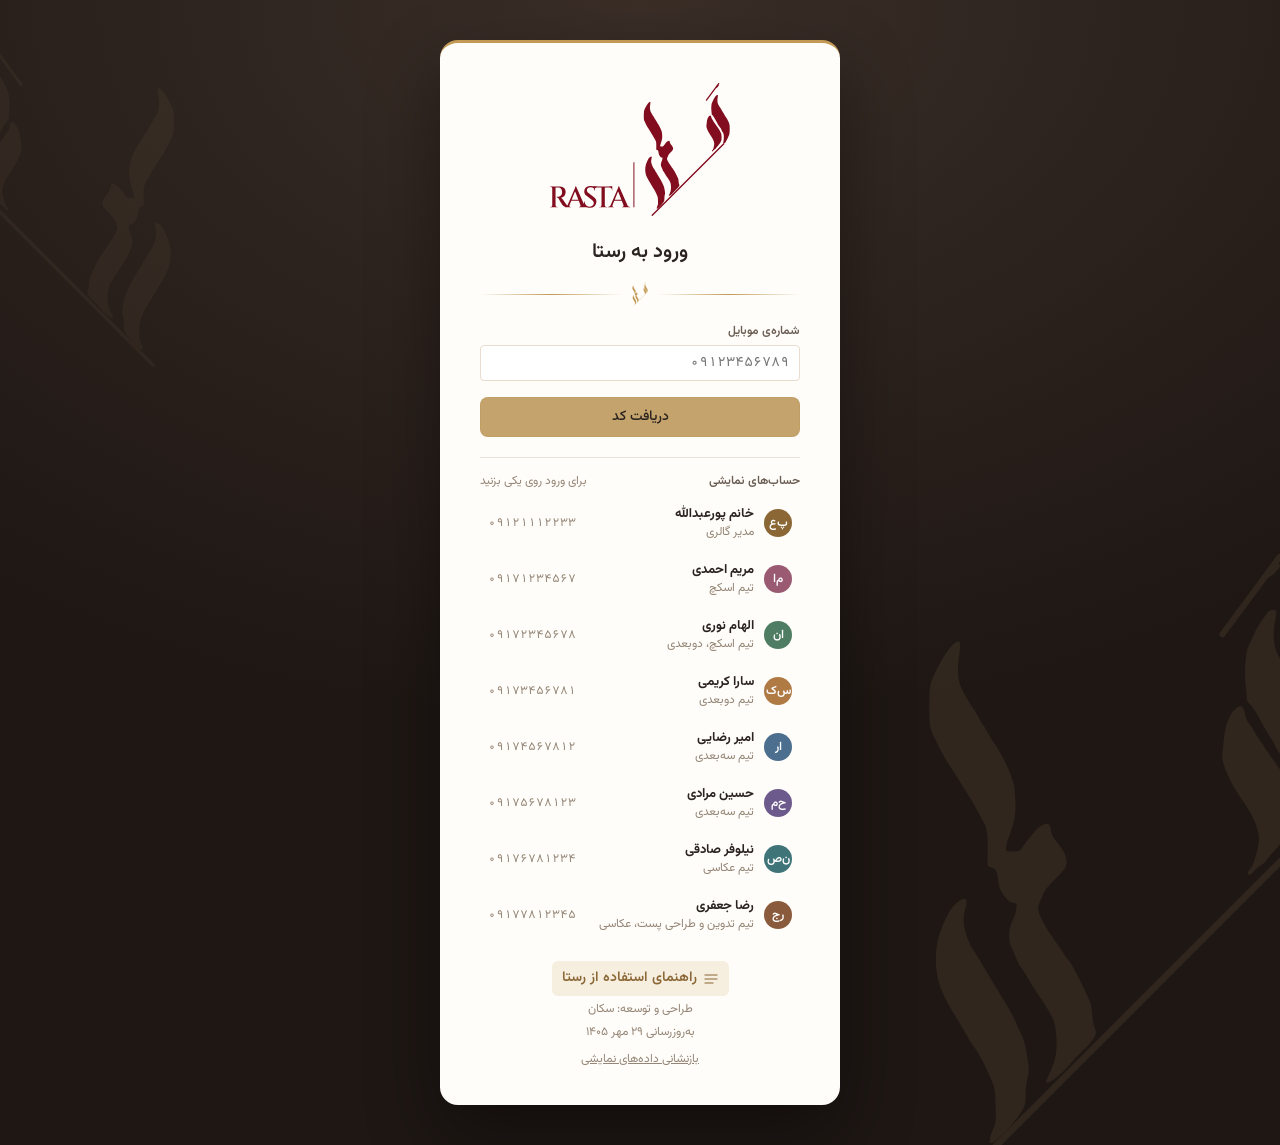
<file: index.html>
<!doctype html>
<html lang="fa" dir="rtl">
<head>
<meta charset="utf-8">
<meta name="viewport" content="width=device-width, initial-scale=1, viewport-fit=cover">
<title>رستا — مدیریت کارهای گالری</title>
<meta name="description" content="رستا — سامانه‌ی مدیریت کارهای گالری طلای رستا (نسخه‌ی نمایشی)">
<meta name="theme-color" content="#FBF8F4">
<link rel="manifest" href="manifest.webmanifest">
<link rel="icon" type="image/png" sizes="32x32" href="assets/img/favicon-32.png">
<link rel="apple-touch-icon" href="assets/img/apple-touch-icon.png">
<meta name="apple-mobile-web-app-capable" content="yes">
<meta name="mobile-web-app-capable" content="yes">
<meta name="apple-mobile-web-app-title" content="رستا">
<meta name="apple-mobile-web-app-status-bar-style" content="default">
<link rel="preload" href="assets/fonts/Vazirmatn-Variable.woff2" as="font" type="font/woff2" crossorigin>
<link rel="stylesheet" href="assets/app.css?v=5b0f1a40">
</head>
<body>
<svg class="sprite" aria-hidden="true">
<symbol id="i-home" viewBox="0 0 24 24"><path d="M15 21v-8a1 1 0 0 0-1-1h-4a1 1 0 0 0-1 1v8"></path><path d="M3 10a2 2 0 0 1 .71-1.53l7-6a2 2 0 0 1 2.58 0l7 6A2 2 0 0 1 21 10v9a2 2 0 0 1-2 2H5a2 2 0 0 1-2-2z"></path></symbol>
<symbol id="i-board" viewBox="0 0 24 24"><rect x="3" y="3" width="18" height="18" rx="2"></rect><path d="M8 7v7M12 7v4M16 7v9"></path></symbol>
<symbol id="i-review" viewBox="0 0 24 24"><rect x="8" y="2" width="8" height="4" rx="1"></rect><path d="M16 4h2a2 2 0 0 1 2 2v14a2 2 0 0 1-2 2H6a2 2 0 0 1-2-2V6a2 2 0 0 1 2-2h2"></path><path d="m9 14 2 2 4-4"></path></symbol>
<symbol id="i-plus" viewBox="0 0 24 24"><path d="M5 12h14M12 5v14"></path></symbol>
<symbol id="i-archive" viewBox="0 0 24 24"><rect x="2" y="3" width="20" height="5" rx="1"></rect><path d="M4 8v11a2 2 0 0 0 2 2h12a2 2 0 0 0 2-2V8M10 12h4"></path></symbol>
<symbol id="i-users" viewBox="0 0 24 24"><path d="M16 21v-2a4 4 0 0 0-4-4H6a4 4 0 0 0-4 4v2"></path><circle cx="9" cy="7" r="4"></circle><path d="M22 21v-2a4 4 0 0 0-3-3.87M16 3.13a4 4 0 0 1 0 7.75"></path></symbol>
<symbol id="i-user" viewBox="0 0 24 24"><path d="M19 21v-2a4 4 0 0 0-4-4H9a4 4 0 0 0-4 4v2"></path><circle cx="12" cy="7" r="4"></circle></symbol>
<symbol id="i-user-plus" viewBox="0 0 24 24"><path d="M16 21v-2a4 4 0 0 0-4-4H6a4 4 0 0 0-4 4v2"></path><circle cx="9" cy="7" r="4"></circle><path d="M19 8v6M22 11h-6"></path></symbol>
<symbol id="i-chart" viewBox="0 0 24 24"><path d="M3 3v16a2 2 0 0 0 2 2h16M18 17V9M13 17V5M8 17v-3"></path></symbol>
<symbol id="i-settings" viewBox="0 0 24 24"><path d="M12.22 2h-.44a2 2 0 0 0-2 2v.18a2 2 0 0 1-1 1.73l-.43.25a2 2 0 0 1-2 0l-.15-.08a2 2 0 0 0-2.73.73l-.22.38a2 2 0 0 0 .73 2.73l.15.1a2 2 0 0 1 1 1.72v.51a2 2 0 0 1-1 1.74l-.15.09a2 2 0 0 0-.73 2.73l.22.38a2 2 0 0 0 2.73.73l.15-.08a2 2 0 0 1 2 0l.43.25a2 2 0 0 1 1 1.73V20a2 2 0 0 0 2 2h.44a2 2 0 0 0 2-2v-.18a2 2 0 0 1 1-1.73l.43-.25a2 2 0 0 1 2 0l.15.08a2 2 0 0 0 2.73-.73l.22-.39a2 2 0 0 0-.73-2.73l-.15-.08a2 2 0 0 1-1-1.74v-.5a2 2 0 0 1 1-1.74l.15-.09a2 2 0 0 0 .73-2.73l-.22-.38a2 2 0 0 0-2.73-.73l-.15.08a2 2 0 0 1-2 0l-.43-.25a2 2 0 0 1-1-1.73V4a2 2 0 0 0-2-2z"></path><circle cx="12" cy="12" r="3"></circle></symbol>
<symbol id="i-search" viewBox="0 0 24 24"><circle cx="11" cy="11" r="8"></circle><path d="m21 21-4.3-4.3"></path></symbol>
<symbol id="i-bell" viewBox="0 0 24 24"><path d="M6 8a6 6 0 0 1 12 0c0 7 3 9 3 9H3s3-2 3-9M10.3 21a1.94 1.94 0 0 0 3.4 0"></path></symbol>
<symbol id="i-lock" viewBox="0 0 24 24"><rect x="3" y="11" width="18" height="11" rx="2"></rect><path d="M7 11V7a5 5 0 0 1 10 0v4"></path></symbol>
<symbol id="i-phone" viewBox="0 0 24 24"><path d="M22 16.92v3a2 2 0 0 1-2.18 2 19.79 19.79 0 0 1-8.63-3.07 19.5 19.5 0 0 1-6-6 19.79 19.79 0 0 1-3.07-8.67A2 2 0 0 1 4.11 2h3a2 2 0 0 1 2 1.72c.13.96.36 1.9.7 2.81a2 2 0 0 1-.45 2.11L8.09 9.91a16 16 0 0 0 6 6l1.27-1.27a2 2 0 0 1 2.11-.45c.91.34 1.85.57 2.81.7A2 2 0 0 1 22 16.92z"></path></symbol>
<symbol id="i-store" viewBox="0 0 24 24"><path d="M3 9 4.5 4h15L21 9M3 9h18M5 9v11h14V9M10 20v-5h4v5"></path></symbol>
<symbol id="i-wa" viewBox="0 0 24 24"><path d="M7.9 20A9 9 0 1 0 4 16.1L2 22Z"></path></symbol>
<symbol id="i-tg" viewBox="0 0 24 24"><path d="m22 2-7 20-4-9-9-4Z"></path><path d="M22 2 11 13"></path></symbol>
<symbol id="i-bale" viewBox="0 0 24 24"><path d="M21 15a2 2 0 0 1-2 2H7l-4 4V5a2 2 0 0 1 2-2h14a2 2 0 0 1 2 2z"></path></symbol>
<symbol id="i-rub" viewBox="0 0 24 24"><path d="M14 9a2 2 0 0 1-2 2H6l-4 4V4a2 2 0 0 1 2-2h8a2 2 0 0 1 2 2z"></path><path d="M18 9h2a2 2 0 0 1 2 2v11l-4-4h-6a2 2 0 0 1-2-2v-1"></path></symbol>
<symbol id="i-globe" viewBox="0 0 24 24"><circle cx="12" cy="12" r="10"></circle><path d="M12 2a14.5 14.5 0 0 0 0 20 14.5 14.5 0 0 0 0-20M2 12h20"></path></symbol>
<symbol id="i-link" viewBox="0 0 24 24"><path d="M10 13a5 5 0 0 0 7.54.54l3-3a5 5 0 0 0-7.07-7.07l-1.72 1.71"></path><path d="M14 11a5 5 0 0 0-7.54-.54l-3 3a5 5 0 0 0 7.07 7.07l1.71-1.71"></path></symbol>
<symbol id="i-download" viewBox="0 0 24 24"><path d="M21 15v4a2 2 0 0 1-2 2H5a2 2 0 0 1-2-2v-4M7 10l5 5 5-5M12 15V3"></path></symbol>
<symbol id="i-upload" viewBox="0 0 24 24"><path d="M21 15v4a2 2 0 0 1-2 2H5a2 2 0 0 1-2-2v-4M17 8l-5-5-5 5M12 3v12"></path></symbol>
<symbol id="i-camera" viewBox="0 0 24 24"><path d="M14.5 4h-5L7 7H4a2 2 0 0 0-2 2v9a2 2 0 0 0 2 2h16a2 2 0 0 0 2-2V9a2 2 0 0 0-2-2h-3l-2.5-3z"></path><circle cx="12" cy="13" r="3"></circle></symbol>
<symbol id="i-image" viewBox="0 0 24 24"><rect x="3" y="3" width="18" height="18" rx="2"></rect><circle cx="9" cy="9" r="2"></circle><path d="m21 15-3.09-3.09a2 2 0 0 0-2.82 0L6 21"></path></symbol>
<symbol id="i-clip" viewBox="0 0 24 24"><path d="m21.44 11.05-9.19 9.19a6 6 0 0 1-8.49-8.49l8.57-8.57A4 4 0 1 1 18 8.84l-8.59 8.57a2 2 0 0 1-2.83-2.83l8.49-8.48"></path></symbol>
<symbol id="i-mic" viewBox="0 0 24 24"><path d="M12 2a3 3 0 0 0-3 3v7a3 3 0 0 0 6 0V5a3 3 0 0 0-3-3Z"></path><path d="M19 10v2a7 7 0 0 1-14 0v-2M12 19v3"></path></symbol>
<symbol id="i-play" viewBox="0 0 24 24"><path d="M7 4.5v15l12-7.5z"></path></symbol>
<symbol id="i-pause" viewBox="0 0 24 24"><rect x="6" y="4.5" width="4" height="15" rx="1"></rect><rect x="14" y="4.5" width="4" height="15" rx="1"></rect></symbol>
<symbol id="i-pause-c" viewBox="0 0 24 24"><circle cx="12" cy="12" r="10"></circle><path d="M10 15V9M14 15V9"></path></symbol>
<symbol id="i-check" viewBox="0 0 24 24"><path d="M20 6 9 17l-5-5"></path></symbol>
<symbol id="i-check-c" viewBox="0 0 24 24"><circle cx="12" cy="12" r="10"></circle><path d="m9 12 2 2 4-4"></path></symbol>
<symbol id="i-check-sq" viewBox="0 0 24 24"><rect x="3" y="3" width="18" height="18" rx="2"></rect><path d="m9 12 2 2 4-4"></path></symbol>
<symbol id="i-x" viewBox="0 0 24 24"><path d="M18 6 6 18M6 6l12 12"></path></symbol>
<symbol id="i-alert" viewBox="0 0 24 24"><path d="m21.73 18-8-14a2 2 0 0 0-3.48 0l-8 14A2 2 0 0 0 4 21h16a2 2 0 0 0 1.73-3"></path><path d="M12 9v4M12 17h.01"></path></symbol>
<symbol id="i-clock" viewBox="0 0 24 24"><circle cx="12" cy="12" r="10"></circle><path d="M12 6v6l4 2"></path></symbol>
<symbol id="i-cal" viewBox="0 0 24 24"><rect x="3" y="4" width="18" height="18" rx="2"></rect><path d="M16 2v4M8 2v4M3 10h18"></path></symbol>
<symbol id="i-zap" viewBox="0 0 24 24"><path d="M13 2 3 14h9l-1 8 10-12h-9l1-8z"></path></symbol>
<symbol id="i-more" viewBox="0 0 24 24"><circle cx="12" cy="12" r="1"></circle><circle cx="19" cy="12" r="1"></circle><circle cx="5" cy="12" r="1"></circle></symbol>
<symbol id="i-pen-sm" viewBox="0 0 24 24"><path d="M17 3a2.85 2.83 0 1 1 4 4L7.5 20.5 2 22l1.5-5.5Z"></path></symbol>
<symbol id="i-arrow-r" viewBox="0 0 24 24"><path d="M5 12h14M12 5l7 7-7 7"></path></symbol>
<symbol id="i-arrow-l" viewBox="0 0 24 24"><path d="M19 12H5M12 19l-7-7 7-7"></path></symbol>
<symbol id="i-chev-l" viewBox="0 0 24 24"><path d="m15 18-6-6 6-6"></path></symbol>
<symbol id="i-chev-r" viewBox="0 0 24 24"><path d="m9 18 6-6-6-6"></path></symbol>
<symbol id="i-chev-d" viewBox="0 0 24 24"><path d="m6 9 6 6 6-6"></path></symbol>
<symbol id="i-chev-u" viewBox="0 0 24 24"><path d="m18 15-6-6-6 6"></path></symbol>
<symbol id="i-move" viewBox="0 0 24 24"><path d="M8 3 4 7l4 4M4 7h16M16 21l4-4-4-4M20 17H4"></path></symbol>
<symbol id="i-undo" viewBox="0 0 24 24"><path d="M3 12a9 9 0 1 0 9-9 9.75 9.75 0 0 0-6.74 2.74L3 8"></path><path d="M3 3v5h5"></path></symbol>
<symbol id="i-return" viewBox="0 0 24 24"><path d="M9 14 4 9l5-5"></path><path d="M4 9h10.5a5.5 5.5 0 0 1 0 11H11"></path></symbol>
<symbol id="i-trash" viewBox="0 0 24 24"><path d="M3 6h18M19 6v14c0 1-1 2-2 2H7c-1 0-2-1-2-2V6M8 6V4c0-1 1-2 2-2h4c1 0 2 1 2 2v2"></path></symbol>
<symbol id="i-ban" viewBox="0 0 24 24"><circle cx="12" cy="12" r="10"></circle><path d="m4.9 4.9 14.2 14.2"></path></symbol>
<symbol id="i-msg" viewBox="0 0 24 24"><path d="M7.9 20A9 9 0 1 0 4 16.1L2 22Z"></path></symbol>
<symbol id="i-desc" viewBox="0 0 24 24"><path d="M3 6h18M3 12h18M3 18h12"></path></symbol>
<symbol id="i-act" viewBox="0 0 24 24"><path d="M3 6h18M3 12h12M3 18h7"></path></symbol>
<symbol id="i-card" viewBox="0 0 24 24"><rect x="3" y="4" width="18" height="16" rx="2"></rect><path d="M7 9h10M7 13h6"></path></symbol>
<symbol id="i-tag" viewBox="0 0 24 24"><path d="M12.59 2.59A2 2 0 0 0 11.17 2H4a2 2 0 0 0-2 2v7.17a2 2 0 0 0 .59 1.42l8.7 8.7a2.43 2.43 0 0 0 3.42 0l6.58-6.58a2.43 2.43 0 0 0 0-3.42z"></path><circle cx="7.5" cy="7.5" r=".5"></circle></symbol>
<symbol id="i-filter" viewBox="0 0 24 24"><path d="M22 3H2l8 9.46V19l4 2v-8.54L22 3z"></path></symbol>
<symbol id="i-table" viewBox="0 0 24 24"><rect x="3" y="3" width="18" height="18" rx="2"></rect><path d="M3 9h18M3 15h18M9 3v18"></path></symbol>
<symbol id="i-star" viewBox="0 0 24 24"><path d="M12 2l3.09 6.26L22 9.27l-5 4.87 1.18 6.88L12 17.77l-6.18 3.25L7 14.14 2 9.27l6.91-1.01L12 2z"></path></symbol>
<symbol id="i-award" viewBox="0 0 24 24"><circle cx="12" cy="8" r="6"></circle><path d="M15.48 12.89 17 22l-5-3-5 3 1.52-9.11"></path></symbol>
<symbol id="i-flag" viewBox="0 0 24 24"><path d="M4 15s1-1 4-1 5 2 8 2 4-1 4-1V3s-1 1-4 1-5-2-8-2-4 1-4 1zM4 22v-7"></path></symbol>
<symbol id="i-eye" viewBox="0 0 24 24"><path d="M2 12s3-7 10-7 10 7 10 7-3 7-10 7-10-7-10-7Z"></path><circle cx="12" cy="12" r="3"></circle></symbol>
<symbol id="i-compare" viewBox="0 0 24 24"><circle cx="18" cy="18" r="3"></circle><circle cx="6" cy="6" r="3"></circle><path d="M13 6h3a2 2 0 0 1 2 2v7M11 18H8a2 2 0 0 1-2-2V9"></path></symbol>
<symbol id="i-wifi-off" viewBox="0 0 24 24"><path d="M12 20h.01M8.5 16.43a5 5 0 0 1 7 0M5 12.86a10 10 0 0 1 5.17-2.69M19 12.86a10 10 0 0 0-2-1.52M2 8.82a15 15 0 0 1 4.18-2.64M22 8.82a15 15 0 0 0-11.29-3.76M2 2l20 20"></path></symbol>
<symbol id="i-refresh" viewBox="0 0 24 24"><path d="M3 12a9 9 0 0 1 9-9 9.75 9.75 0 0 1 6.74 2.74L21 8"></path><path d="M21 3v5h-5M21 12a9 9 0 0 1-9 9 9.75 9.75 0 0 1-6.74-2.74L3 16"></path><path d="M8 16H3v5"></path></symbol>
<symbol id="i-moon" viewBox="0 0 24 24"><path d="M12 3a6 6 0 0 0 9 9 9 9 0 1 1-9-9Z"></path></symbol>
<symbol id="i-sun" viewBox="0 0 24 24"><circle cx="12" cy="12" r="4"></circle><path d="M12 2v2M12 20v2M4.93 4.93l1.41 1.41M17.66 17.66l1.41 1.41M2 12h2M20 12h2M6.34 17.66l-1.41 1.41M19.07 4.93l-1.41 1.41"></path></symbol>
<symbol id="i-logout" viewBox="0 0 24 24"><path d="M9 21H5a2 2 0 0 1-2-2V5a2 2 0 0 1 2-2h4M16 17l5-5-5-5M21 12H9"></path></symbol>
<symbol id="i-monitor" viewBox="0 0 24 24"><rect x="2" y="3" width="20" height="14" rx="2"></rect><path d="M8 21h8M12 17v4"></path></symbol>
<symbol id="i-mobile" viewBox="0 0 24 24"><rect x="5" y="2" width="14" height="20" rx="2"></rect><path d="M12 18h.01"></path></symbol>
<symbol id="i-tools" viewBox="0 0 24 24"><path d="M14.7 6.3a1 1 0 0 0 0 1.4l1.6 1.6a1 1 0 0 0 1.4 0l3.77-3.77a6 6 0 0 1-7.94 7.94l-6.91 6.91a2.12 2.12 0 0 1-3-3l6.91-6.91a6 6 0 0 1 7.94-7.94l-3.76 3.76z"></path></symbol>
<symbol id="i-grip" viewBox="0 0 24 24"><circle cx="9" cy="5" r="1"></circle><circle cx="9" cy="12" r="1"></circle><circle cx="9" cy="19" r="1"></circle><circle cx="15" cy="5" r="1"></circle><circle cx="15" cy="12" r="1"></circle><circle cx="15" cy="19" r="1"></circle></symbol>
<symbol id="i-sort" viewBox="0 0 24 24"><path d="m21 16-4 4-4-4"></path><path d="M17 20V4"></path><path d="m3 8 4-4 4 4"></path><path d="M7 4v16"></path></symbol>
<symbol id="i-layers" viewBox="0 0 24 24"><path d="m12.83 2.18a2 2 0 0 0-1.66 0L2.6 6.08a1 1 0 0 0 0 1.83l8.58 3.91a2 2 0 0 0 1.66 0l8.58-3.9a1 1 0 0 0 0-1.83Z"></path><path d="m22 17.65-9.17 4.16a2 2 0 0 1-1.66 0L2 17.65M22 12.65l-9.17 4.16a2 2 0 0 1-1.66 0L2 12.65"></path></symbol>
<symbol id="i-send" viewBox="0 0 24 24"><path d="m22 2-7 20-4-9-9-4Z"></path></symbol>
<symbol id="i-sms" viewBox="0 0 24 24"><path d="M21 15a2 2 0 0 1-2 2H7l-4 4V5a2 2 0 0 1 2-2h14a2 2 0 0 1 2 2z"></path><path d="M8 10h.01M12 10h.01M16 10h.01"></path></symbol>
<symbol id="i-sliders" viewBox="0 0 24 24"><path d="M21 4h-7M10 4H3M21 12h-9M8 12H3M21 20h-5M12 20H3M14 2v4M8 10v4M16 18v4"></path></symbol>
<symbol id="i-shield" viewBox="0 0 24 24"><path d="M20 13c0 5-3.5 7.5-7.66 8.95a1 1 0 0 1-.67-.01C7.5 20.5 4 18 4 13V6a1 1 0 0 1 1-1c2 0 4.5-1.2 6.24-2.72a1.17 1.17 0 0 1 1.52 0C14.51 3.81 17 5 19 5a1 1 0 0 1 1 1z"></path><path d="m9 12 2 2 4-4"></path></symbol>
<symbol id="i-report" viewBox="0 0 24 24"><path d="M15 2H6a2 2 0 0 0-2 2v16a2 2 0 0 0 2 2h12a2 2 0 0 0 2-2V7Z"></path><path d="M14 2v4a2 2 0 0 0 2 2h4M8 13h8M8 17h5"></path></symbol>
<symbol id="i-circle" viewBox="0 0 24 24"><circle cx="12" cy="12" r="8.5"></circle></symbol>
<symbol id="i-arrow-ne" viewBox="0 0 24 24"><path d="M7 17 17 7M8 7h9v9"></path></symbol>
<symbol id="i-forward" viewBox="0 0 24 24"><path d="M5 4l10 8-10 8z"></path><path d="M19 5v14"></path></symbol>
<symbol id="i-team" viewBox="0 0 24 24"><circle cx="12" cy="8" r="3"></circle><circle cx="5" cy="10" r="2"></circle><circle cx="19" cy="10" r="2"></circle><path d="M7 20v-1a5 5 0 0 1 10 0v1M2 19v-.5A3 3 0 0 1 5 15.5M22 19v-.5a3 3 0 0 0-3-3"></path></symbol>
<symbol id="i-wifi" viewBox="0 0 24 24"><path d="M12 20h.01M2 8.82a15 15 0 0 1 20 0M5 12.86a10 10 0 0 1 14 0M8.5 16.43a5 5 0 0 1 7 0"></path></symbol>
<symbol id="i-hourglass" viewBox="0 0 24 24"><path d="M5 22h14M5 2h14M17 22v-4.17a2 2 0 0 0-.59-1.42L12 12l-4.41 4.41A2 2 0 0 0 7 17.83V22M7 2v4.17a2 2 0 0 0 .59 1.42L12 12l4.41-4.41A2 2 0 0 0 17 6.17V2"></path></symbol>
<symbol id="a-ring" viewBox="0 0 120 120"><path d="M30 78a30 30 0 1 0 60 0a30 30 0 1 0-60 0zM36 78a24 24 0 1 0 48 0a24 24 0 1 0-48 0z"></path><path d="M50 22h20l7 9-17 15-17-15z"></path><path d="M43 31h34M54 22l-3 9 9 15 9-15-3-9"></path><path d="M46 36l3 12M74 36l-3 12"></path></symbol>
<symbol id="a-band" viewBox="0 0 120 120"><path d="M30 78a30 30 0 1 0 60 0a30 30 0 1 0-60 0zM37 78a23 23 0 1 0 46 0a23 23 0 1 0-46 0z"></path><path d="M44 40h32a7 7 0 0 1 7 7v7H37v-7a7 7 0 0 1 7-7z"></path><path d="M51 47a9 4 0 1 0 18 0a9 4 0 1 0-18 0z"></path></symbol>
<symbol id="a-necklace" viewBox="0 0 120 120"><path d="M20 14c0 36 16 58 40 60c24-2 40-24 40-60"></path><path d="M28 14c0 31 13 50 32 52c19-2 32-21 32-52"></path><path d="M60 74l-9 13a11 11 0 1 0 18 0z"></path><path d="M60 83l-4 6 4 5 4-5z"></path></symbol>
<symbol id="a-hoops" viewBox="0 0 120 120"><path d="M22 66a18 23 0 1 0 36 0a18 23 0 1 0-36 0zM27 66a13 18 0 1 0 26 0a13 18 0 1 0-26 0z"></path><path d="M62 66a18 23 0 1 0 36 0a18 23 0 1 0-36 0zM67 66a13 18 0 1 0 26 0a13 18 0 1 0-26 0z"></path><path d="M40 43v-12M80 43v-12"></path><path d="M37 28a3 3 0 1 0 6 0a3 3 0 1 0-6 0zM77 28a3 3 0 1 0 6 0a3 3 0 1 0-6 0z"></path></symbol>
<symbol id="a-drops" viewBox="0 0 120 120"><path d="M40 18c-7 0-7 11 0 11v11M80 18c-7 0-7 11 0 11v11"></path><path d="M40 40l-11 20a11 11 0 1 0 22 0zM80 40l-11 20a11 11 0 1 0 22 0z"></path><path d="M40 56l-4 6 4 5 4-5zM80 56l-4 6 4 5 4-5z"></path></symbol>
<symbol id="a-bracelet" viewBox="0 0 120 120"><path d="M14 58a46 22 0 1 0 92 0a46 22 0 1 0-92 0z"></path><path d="M20 58a40 17 0 1 0 80 0a40 17 0 1 0-80 0z"></path><path d="M40 72h40a8 8 0 0 1 0 16H40a8 8 0 0 1 0-16z"></path><path d="M47 81c3-5 5 3 8-1s4-4 6 0 4 2 6-2 3 2 6 0"></path></symbol>
<symbol id="a-bangle" viewBox="0 0 120 120"><path d="M12 60a48 26 0 1 0 96 0a48 26 0 1 0-96 0zM20 60a40 19 0 1 0 80 0a40 19 0 1 0-80 0z"></path><path d="M30 81c3 4 7 4 9 0s6-4 9 0 6 4 9 0 6-4 9 0 6 4 9 0 6-4 9 0"></path><path d="M24 70c4 2 6-2 9 1M87 71c3-3 5 1 9-1"></path></symbol>
<symbol id="a-coin" viewBox="0 0 120 120"><path d="M38 10l22 28 22-28"></path><path d="M55 38h10v7H55z"></path><path d="M33 72a27 27 0 1 0 54 0a27 27 0 1 0-54 0zM40 72a20 20 0 1 0 40 0a20 20 0 1 0-40 0z"></path><path d="M60 59l3.5 8.5L72 64l-3.5 8L72 80l-8.5-3.5L60 85l-3.5-8.5L48 80l3.5-8L48 64l8.5 3.5z"></path></symbol>
<symbol id="a-set" viewBox="0 0 120 120"><path d="M26 12c0 32 14 48 34 50c20-2 34-18 34-50"></path><path d="M60 62l-6 9a7 7 0 1 0 12 0zM44 56l-4 7a5 5 0 1 0 8 0zM76 56l-4 7a5 5 0 1 0 8 0z"></path><path d="M18 86v7M18 93l-6 9a6 6 0 1 0 12 0zM102 86v7M102 93l-6 9a6 6 0 1 0 12 0z"></path></symbol>
<symbol id="a-pendant" viewBox="0 0 120 120"><path d="M42 8l18 26 18-26"></path><path d="M57 34h6v6h-6z"></path><path d="M70 50a22 22 0 1 0 6 30a17 17 0 1 1-6-30z"></path><path d="M76 60l2 4.5 4.8.7-3.5 3.4.8 4.8-4.1-2.3-4.3 2.3.8-4.8-3.5-3.4 4.8-.7z"></path></symbol>
<symbol id="a-butterfly" viewBox="0 0 120 120"><path d="M28 12c6 26 18 36 32 38c14-2 26-12 32-38"></path><path d="M60 62c-8-18-30-24-34-12s10 22 34 12zM60 62c8-18 30-24 34-12s-10 22-34 12z"></path><path d="M60 64c-6 10-22 22-28 14s8-16 28-14zM60 64c6 10 22 22 28 14s-8-16-28-14z"></path><path d="M60 52v26"></path></symbol>
<symbol id="a-photo" viewBox="0 0 120 120"><path d="M22 36h18l7-10h26l7 10h18a6 6 0 0 1 6 6v46a6 6 0 0 1-6 6H22a6 6 0 0 1-6-6V42a6 6 0 0 1 6-6z"></path><path d="M44 64a16 16 0 1 0 32 0a16 16 0 1 0-32 0z"></path><path d="M52 64a8 8 0 1 0 16 0a8 8 0 1 0-16 0z"></path></symbol>
<symbol id="a-post" viewBox="0 0 120 120"><path d="M26 18h68a6 6 0 0 1 6 6v72a6 6 0 0 1-6 6H26a6 6 0 0 1-6-6V24a6 6 0 0 1 6-6z"></path><path d="M20 74l22-20 18 16 14-12 26 22"></path><path d="M70 40a7 7 0 1 0 14 0a7 7 0 1 0-14 0z"></path></symbol>
<symbol id="a-reel" viewBox="0 0 120 120"><path d="M38 12h44a8 8 0 0 1 8 8v80a8 8 0 0 1-8 8H38a8 8 0 0 1-8-8V20a8 8 0 0 1 8-8z"></path><path d="M52 48v24l20-12z"></path><path d="M30 28h60M30 92h60"></path></symbol>
<symbol id="e-tasks" viewBox="0 0 96 96"><rect x="20" y="14" width="56" height="70" rx="6"></rect><path d="M36 10h24v10H36z"></path><path d="M32 40h32M32 52h24M32 64h28"></path></symbol>
<symbol id="lg-mark" viewBox="506 277 293 442"><path fill="currentColor" fill-rule="evenodd" d="M554.8 689.2C555.0 687.6 556.0 684.4 557.1 682.0C559.0 677.7 559.0 677.6 558.8 666.4C558.6 655.2 558.6 655.2 555.6 647.4C552.5 639.7 547.3 629.7 544.0 625.3C543.0 624.0 541.0 620.9 539.5 618.3C535.4 611.1 532.4 606.1 529.4 601.3C523.5 591.9 519.4 582.7 518.2 576.0C515.6 561.4 517.3 549.2 523.8 535.8C527.1 529.0 528.2 527.4 531.4 524.6C537.5 519.3 539.9 520.8 537.6 528.5C535.8 534.7 536.0 540.0 538.6 547.5C539.8 551.0 541.7 555.2 542.8 556.8C544.0 558.4 546.0 561.5 547.3 563.8C551.2 570.6 555.9 578.4 564.9 593.1C569.0 600.0 572.5 606.4 573.0 608.0C573.3 608.9 574.8 612.4 576.4 615.7C578.8 620.8 579.4 623.0 580.7 631.2C582.2 640.6 582.2 640.8 581.0 646.2C580.3 649.2 579.7 654.6 579.7 658.3C579.6 664.5 579.4 665.3 577.5 669.0C573.7 676.1 558.7 692.0 555.8 692.0C554.7 692.0 554.6 691.6 554.8 689.2ZM594.0 649.1C594.0 648.7 595.1 646.1 596.4 643.3C597.7 640.6 599.4 636.2 600.1 633.7C602.4 624.8 601.3 609.0 597.9 603.4C597.0 602.0 595.4 599.3 594.3 597.3C593.2 595.4 591.1 592.2 589.6 590.1C588.2 588.0 584.9 582.9 582.4 578.7C579.9 574.4 577.1 570.2 576.3 569.2C575.5 568.2 574.1 565.7 573.4 563.7C572.6 561.6 571.2 558.5 570.3 556.6C567.2 550.5 567.5 542.6 571.1 535.7C572.1 533.8 573.0 530.8 573.2 528.6C573.5 524.8 573.5 524.8 571.3 524.4C568.4 523.8 567.6 523.2 564.5 519.1C561.8 515.5 561.0 513.2 560.3 506.8C559.7 501.8 558.9 500.6 555.6 499.7C553.0 498.9 553.0 498.9 553.2 489.0C553.5 478.2 552.8 472.5 550.7 468.7C550.0 467.4 548.0 463.8 546.3 460.7C544.6 457.6 542.0 453.0 540.5 450.6C538.9 448.1 536.1 443.5 534.1 440.3C532.1 437.0 528.9 431.9 526.9 428.9C522.0 421.5 514.4 406.5 513.3 402.0C512.1 397.5 512.2 376.7 513.4 371.7C513.8 369.9 516.0 364.8 518.3 360.4C524.2 348.8 529.5 342.0 532.8 342.0C534.3 342.0 534.4 344.7 533.0 354.1C531.8 362.2 532.5 369.9 534.9 374.7C537.6 380.0 541.8 387.1 543.5 389.4C544.4 390.7 546.0 393.3 547.0 395.3C548.0 397.3 549.4 399.6 550.0 400.3C550.7 401.1 552.3 403.8 553.7 406.3C555.0 408.9 556.6 411.6 557.3 412.3C560.4 416.0 567.1 428.7 569.5 435.8C571.9 442.9 572.1 444.2 572.5 452.9C572.9 463.0 572.3 466.2 567.6 479.5C566.7 482.0 566.0 485.1 566.0 486.4C566.0 488.7 566.0 488.7 570.8 488.5C575.7 488.3 575.7 488.3 577.7 485.2C578.8 483.5 580.9 480.8 582.3 479.1C583.8 477.5 585.7 475.2 586.6 474.0C588.3 471.8 592.5 469.3 594.6 469.3C596.2 469.3 597.0 470.8 597.5 474.6C597.8 476.4 598.6 478.4 599.8 479.9C605.2 486.6 606.7 489.0 607.6 492.1C609.3 497.7 608.4 499.8 600.5 507.6C595.0 513.1 593.4 515.2 591.6 519.2C587.4 528.3 587.4 528.4 591.2 536.3C593.1 540.0 595.3 544.0 596.2 545.1C597.0 546.1 598.5 548.2 599.3 549.7C600.2 551.1 601.9 553.5 603.0 555.0C604.2 556.5 605.7 558.6 606.3 559.8C606.9 561.0 608.3 563.0 609.4 564.3C611.4 566.6 614.4 571.9 618.7 580.7C625.8 595.5 625.5 594.4 626.0 601.6C626.3 605.3 627.0 609.5 627.6 610.9C628.2 612.3 628.7 614.1 628.7 614.8C628.7 617.5 625.7 621.7 619.9 627.3C616.5 630.4 612.2 635.0 610.3 637.4C604.3 644.9 594.0 652.3 594.0 649.1ZM734.7 503.4C734.7 502.7 735.6 501.3 736.7 500.2C739.3 497.6 743.0 483.5 742.4 478.3C741.4 470.0 738.1 462.9 729.5 450.7C722.0 440.1 716.2 426.4 716.9 421.1C717.1 419.6 717.6 415.0 717.9 411.0C718.8 400.8 721.8 392.6 726.0 389.1C729.8 385.9 731.6 386.9 732.8 392.9C733.3 395.6 734.2 397.7 735.8 399.6C737.0 401.1 738.8 403.8 739.7 405.7C740.7 407.5 742.2 409.9 743.1 410.9C744.0 412.0 745.3 414.0 746.0 415.4C746.7 416.8 749.8 421.1 752.7 425.1C755.7 429.0 759.3 434.5 760.6 437.3C762.0 440.1 763.6 443.3 764.3 444.5C766.7 449.0 767.3 463.2 765.4 469.9C764.4 473.2 758.3 482.4 754.0 487.1C751.9 489.3 749.2 492.5 748.1 494.1C746.9 495.8 744.8 497.8 743.4 498.6C742.0 499.4 740.0 501.0 739.0 502.3C737.1 504.9 734.7 505.5 734.7 503.4ZM771.3 478.1C771.3 477.4 771.8 475.4 772.3 473.7C773.7 468.9 774.3 455.9 773.4 450.1C772.7 446.2 772.1 444.7 770.0 442.0C768.4 440.1 767.0 437.3 766.4 435.0C765.8 432.6 764.6 430.3 763.5 429.1C762.4 427.9 760.7 425.6 759.7 424.0C758.7 422.3 757.1 420.2 756.3 419.3C755.5 418.4 754.3 416.3 753.6 414.7C753.0 413.0 751.7 410.7 750.8 409.4C749.2 407.2 746.9 403.3 741.0 392.5C739.4 389.7 737.2 386.6 736.1 385.6C734.5 384.3 734.0 383.3 734.0 381.5C734.0 380.1 733.6 375.8 733.2 371.9C732.6 366.4 732.6 362.7 733.1 356.4C733.8 348.7 734.1 347.7 736.9 341.8C738.6 338.3 740.0 335.2 740.0 335.0C740.0 334.1 746.7 323.9 748.6 321.8C750.5 319.7 753.8 319.3 754.5 321.1C754.7 321.7 754.4 324.4 753.8 327.3C751.8 336.5 752.6 345.6 756.0 352.1C756.8 353.6 759.3 357.8 761.5 361.4C763.8 365.0 766.5 369.3 767.5 371.1C768.5 372.9 770.0 375.3 770.9 376.5C771.7 377.7 774.1 381.7 776.3 385.5C778.4 389.2 781.2 393.9 782.4 395.8C786.2 401.7 791.1 412.2 792.1 416.3C793.5 422.5 793.3 443.2 791.7 448.3C791.1 450.5 790.2 452.7 789.9 453.1C789.5 453.6 788.4 456.2 787.3 459.0C785.7 463.3 783.6 467.4 778.9 475.2C776.9 478.4 771.3 480.6 771.3 478.1ZM748.0 295.8C748.0 293.5 750.9 288.4 752.6 287.6C754.6 286.6 756.9 287.4 757.2 289.1C757.3 290.0 756.2 291.6 753.7 293.9C749.8 297.6 748.0 298.2 748.0 295.8Z"/><line x1="540.0" y1="713.0" x2="773.0" y2="480.0" stroke="currentColor" stroke-width="4.6" stroke-linecap="round"/><line x1="757.0" y1="283.0" x2="717.0" y2="337.0" stroke="currentColor" stroke-width="4.2" stroke-linecap="round"/></symbol>
<symbol id="lg-full" viewBox="190 255 620 480"><path fill="currentColor" fill-rule="evenodd" d="M554.8 689.2C555.0 687.6 556.0 684.4 557.1 682.0C559.0 677.7 559.0 677.6 558.8 666.4C558.6 655.2 558.6 655.2 555.6 647.4C552.5 639.7 547.3 629.7 544.0 625.3C543.0 624.0 541.0 620.9 539.5 618.3C535.4 611.1 532.4 606.1 529.4 601.3C523.5 591.9 519.4 582.7 518.2 576.0C515.6 561.4 517.3 549.2 523.8 535.8C527.1 529.0 528.2 527.4 531.4 524.6C537.5 519.3 539.9 520.8 537.6 528.5C535.8 534.7 536.0 540.0 538.6 547.5C539.8 551.0 541.7 555.2 542.8 556.8C544.0 558.4 546.0 561.5 547.3 563.8C551.2 570.6 555.9 578.4 564.9 593.1C569.0 600.0 572.5 606.4 573.0 608.0C573.3 608.9 574.8 612.4 576.4 615.7C578.8 620.8 579.4 623.0 580.7 631.2C582.2 640.6 582.2 640.8 581.0 646.2C580.3 649.2 579.7 654.6 579.7 658.3C579.6 664.5 579.4 665.3 577.5 669.0C573.7 676.1 558.7 692.0 555.8 692.0C554.7 692.0 554.6 691.6 554.8 689.2ZM594.0 649.1C594.0 648.7 595.1 646.1 596.4 643.3C597.7 640.6 599.4 636.2 600.1 633.7C602.4 624.8 601.3 609.0 597.9 603.4C597.0 602.0 595.4 599.3 594.3 597.3C593.2 595.4 591.1 592.2 589.6 590.1C588.2 588.0 584.9 582.9 582.4 578.7C579.9 574.4 577.1 570.2 576.3 569.2C575.5 568.2 574.1 565.7 573.4 563.7C572.6 561.6 571.2 558.5 570.3 556.6C567.2 550.5 567.5 542.6 571.1 535.7C572.1 533.8 573.0 530.8 573.2 528.6C573.5 524.8 573.5 524.8 571.3 524.4C568.4 523.8 567.6 523.2 564.5 519.1C561.8 515.5 561.0 513.2 560.3 506.8C559.7 501.8 558.9 500.6 555.6 499.7C553.0 498.9 553.0 498.9 553.2 489.0C553.5 478.2 552.8 472.5 550.7 468.7C550.0 467.4 548.0 463.8 546.3 460.7C544.6 457.6 542.0 453.0 540.5 450.6C538.9 448.1 536.1 443.5 534.1 440.3C532.1 437.0 528.9 431.9 526.9 428.9C522.0 421.5 514.4 406.5 513.3 402.0C512.1 397.5 512.2 376.7 513.4 371.7C513.8 369.9 516.0 364.8 518.3 360.4C524.2 348.8 529.5 342.0 532.8 342.0C534.3 342.0 534.4 344.7 533.0 354.1C531.8 362.2 532.5 369.9 534.9 374.7C537.6 380.0 541.8 387.1 543.5 389.4C544.4 390.7 546.0 393.3 547.0 395.3C548.0 397.3 549.4 399.6 550.0 400.3C550.7 401.1 552.3 403.8 553.7 406.3C555.0 408.9 556.6 411.6 557.3 412.3C560.4 416.0 567.1 428.7 569.5 435.8C571.9 442.9 572.1 444.2 572.5 452.9C572.9 463.0 572.3 466.2 567.6 479.5C566.7 482.0 566.0 485.1 566.0 486.4C566.0 488.7 566.0 488.7 570.8 488.5C575.7 488.3 575.7 488.3 577.7 485.2C578.8 483.5 580.9 480.8 582.3 479.1C583.8 477.5 585.7 475.2 586.6 474.0C588.3 471.8 592.5 469.3 594.6 469.3C596.2 469.3 597.0 470.8 597.5 474.6C597.8 476.4 598.6 478.4 599.8 479.9C605.2 486.6 606.7 489.0 607.6 492.1C609.3 497.7 608.4 499.8 600.5 507.6C595.0 513.1 593.4 515.2 591.6 519.2C587.4 528.3 587.4 528.4 591.2 536.3C593.1 540.0 595.3 544.0 596.2 545.1C597.0 546.1 598.5 548.2 599.3 549.7C600.2 551.1 601.9 553.5 603.0 555.0C604.2 556.5 605.7 558.6 606.3 559.8C606.9 561.0 608.3 563.0 609.4 564.3C611.4 566.6 614.4 571.9 618.7 580.7C625.8 595.5 625.5 594.4 626.0 601.6C626.3 605.3 627.0 609.5 627.6 610.9C628.2 612.3 628.7 614.1 628.7 614.8C628.7 617.5 625.7 621.7 619.9 627.3C616.5 630.4 612.2 635.0 610.3 637.4C604.3 644.9 594.0 652.3 594.0 649.1ZM734.7 503.4C734.7 502.7 735.6 501.3 736.7 500.2C739.3 497.6 743.0 483.5 742.4 478.3C741.4 470.0 738.1 462.9 729.5 450.7C722.0 440.1 716.2 426.4 716.9 421.1C717.1 419.6 717.6 415.0 717.9 411.0C718.8 400.8 721.8 392.6 726.0 389.1C729.8 385.9 731.6 386.9 732.8 392.9C733.3 395.6 734.2 397.7 735.8 399.6C737.0 401.1 738.8 403.8 739.7 405.7C740.7 407.5 742.2 409.9 743.1 410.9C744.0 412.0 745.3 414.0 746.0 415.4C746.7 416.8 749.8 421.1 752.7 425.1C755.7 429.0 759.3 434.5 760.6 437.3C762.0 440.1 763.6 443.3 764.3 444.5C766.7 449.0 767.3 463.2 765.4 469.9C764.4 473.2 758.3 482.4 754.0 487.1C751.9 489.3 749.2 492.5 748.1 494.1C746.9 495.8 744.8 497.8 743.4 498.6C742.0 499.4 740.0 501.0 739.0 502.3C737.1 504.9 734.7 505.5 734.7 503.4ZM771.3 478.1C771.3 477.4 771.8 475.4 772.3 473.7C773.7 468.9 774.3 455.9 773.4 450.1C772.7 446.2 772.1 444.7 770.0 442.0C768.4 440.1 767.0 437.3 766.4 435.0C765.8 432.6 764.6 430.3 763.5 429.1C762.4 427.9 760.7 425.6 759.7 424.0C758.7 422.3 757.1 420.2 756.3 419.3C755.5 418.4 754.3 416.3 753.6 414.7C753.0 413.0 751.7 410.7 750.8 409.4C749.2 407.2 746.9 403.3 741.0 392.5C739.4 389.7 737.2 386.6 736.1 385.6C734.5 384.3 734.0 383.3 734.0 381.5C734.0 380.1 733.6 375.8 733.2 371.9C732.6 366.4 732.6 362.7 733.1 356.4C733.8 348.7 734.1 347.7 736.9 341.8C738.6 338.3 740.0 335.2 740.0 335.0C740.0 334.1 746.7 323.9 748.6 321.8C750.5 319.7 753.8 319.3 754.5 321.1C754.7 321.7 754.4 324.4 753.8 327.3C751.8 336.5 752.6 345.6 756.0 352.1C756.8 353.6 759.3 357.8 761.5 361.4C763.8 365.0 766.5 369.3 767.5 371.1C768.5 372.9 770.0 375.3 770.9 376.5C771.7 377.7 774.1 381.7 776.3 385.5C778.4 389.2 781.2 393.9 782.4 395.8C786.2 401.7 791.1 412.2 792.1 416.3C793.5 422.5 793.3 443.2 791.7 448.3C791.1 450.5 790.2 452.7 789.9 453.1C789.5 453.6 788.4 456.2 787.3 459.0C785.7 463.3 783.6 467.4 778.9 475.2C776.9 478.4 771.3 480.6 771.3 478.1ZM748.0 295.8C748.0 293.5 750.9 288.4 752.6 287.6C754.6 286.6 756.9 287.4 757.2 289.1C757.3 290.0 756.2 291.6 753.7 293.9C749.8 297.6 748.0 298.2 748.0 295.8Z"/><line x1="540.0" y1="713.0" x2="773.0" y2="480.0" stroke="currentColor" stroke-width="4.6" stroke-linecap="round"/><line x1="757.0" y1="283.0" x2="717.0" y2="337.0" stroke="currentColor" stroke-width="4.2" stroke-linecap="round"/><rect x="478.5" y="540" width="3.2" height="147" fill="currentColor"/><path fill="currentColor" d="M222.9664470563616 619.0H236.03450927734374Q240.40593784877234 619.0 244.281919468471 620.1055869838169Q248.15790108816964 621.211173967634 251.02682896205357 623.4653578404018Q253.8957568359375 625.7195417131696 255.53745274135045 629.1496053641183Q257.1791486467634 632.579669015067 257.1791486467634 637.2943111746652Q257.1791486467634 641.642627999442 255.2607936314174 645.8068246023995Q253.34243861607143 649.9710212053571 249.72825474330358 652.7368118722098Q246.11407087053573 655.5026025390625 240.97940325055805 655.8171428571428Q243.4171826171875 656.6544130161831 245.70603410993306 658.9788896833147Q247.99488560267858 661.3033663504465 249.54639055524552 663.5607638113839Q249.6092986188616 663.655125906808 250.74773001534598 665.3764144461495Q251.88616141183036 667.0977029854911 253.62595772879465 669.5817977469308Q255.36575404575893 672.0658925083706 257.1855758231027 674.5314794921875Q259.00539760044643 676.9970664760044 260.43108642578125 678.6457142857142Q262.4683056640625 681.0659434291294 264.3168007114955 682.68591796875Q266.16529575892855 684.3058925083706 268.2594287109375 685.1515049525669Q270.35356166294645 685.9971173967634 273.0134343610491 686.0285714285715V687.0H265.46879499162947Q260.5598671177455 687.0 256.7551358468192 685.8601782226563Q252.95040457589286 684.7203564453125 250.1656733049665 682.6188387625558Q247.38094203404017 680.5173210797991 245.35484584263392 677.6336237444197Q244.81178501674108 676.8046958705357 243.70480765206474 674.9904356166295Q242.5978302873884 673.1761753627233 241.22531685965401 670.9007029506138Q239.85280343191965 668.6252305385044 238.56031546456472 666.4297835867745Q237.26782749720982 664.2343366350447 236.31951067243304 662.5630099051339Q235.37119384765626 660.8916831752232 235.11400006975447 660.2857142857143Q233.5513720703125 657.5111485072545 231.60017264229913 655.7227807617187Q229.64897321428572 653.934413016183 227.43501848493304 653.7771428571428V652.8057142857143Q227.5608346121652 652.8057142857143 228.7362815638951 652.8385586983817Q229.911728515625 652.8714031110491 231.41979073660715 652.8057142857143Q234.0084130859375 652.7400254603795 236.73675537109375 651.8713012695313Q239.46509765625 651.0025770786831 241.71050641741073 648.7081640625Q243.95591517857144 646.413751046317 245.0328288922991 642.1052305385044Q245.2613494001116 641.1310212053571 245.42418108258929 639.7483422851562Q245.58701276506696 638.3656633649554 245.48986990792412 636.8742857142857Q245.29836495535716 630.0798472377232 242.07553327287945 626.5072828892299Q238.85270159040178 622.9347185407366 233.75869594029018 622.7376520647322Q231.762138671875 622.6062744140625 229.57268607003348 622.6391188267298Q227.38323346819197 622.6719632393973 225.78637067522322 622.6719632393973Q224.18950788225447 622.6719632393973 223.9378756277902 622.6719632393973Q223.9378756277902 622.6062744140625 223.69501848493303 621.7047058105468Q223.4521613420759 620.8031372070312 223.20930419921876 619.9015686035157Q222.9664470563616 619.0 222.9664470563616 619.0ZM224.22930419921875 619.0V687.0H213.48V619.0ZM213.77142857142857 679.9085714285715V687.0H206.0V686.0285714285715Q206.06290806361608 686.0285714285715 206.64715558733258 686.0285714285715Q207.2314031110491 686.0285714285715 207.26285714285714 686.0285714285715Q209.78857142857143 686.0285714285715 211.5857142857143 684.2314285714285Q213.38285714285715 682.4342857142857 213.48 679.9085714285715ZM213.77142857142857 626.0914285714285H213.48Q213.38285714285715 623.5657142857143 211.5857142857143 621.7685714285715Q209.78857142857143 619.9714285714285 207.26285714285714 619.9714285714285Q207.2314031110491 619.9714285714285 206.64715558733258 619.9714285714285Q206.06290806361608 619.9714285714285 206.0 619.9714285714285V619.0H213.77142857142857ZM223.9378756277902 679.9085714285715H224.22930419921875Q224.22930419921875 682.4342857142857 226.07501848493303 684.2314285714285Q227.92073277064733 686.0285714285715 230.44644705636162 686.0285714285715Q230.50935511997767 686.0285714285715 231.04503121512278 686.0285714285715Q231.58070731026785 686.0285714285715 231.6121613420759 686.0285714285715V687.0H223.9378756277902ZM290.70860961914065 617.3254596819196 321.03559692382817 686.4171428571428H307.9030791364397L286.6583323451451 631.6181302315848ZM269.82289533342635 679.9085714285715Q269.07998726981026 681.8514285714285 269.5657015555246 683.2114285714285Q270.05141584123885 684.5714285714286 271.20001273018977 685.3Q272.34860961914063 686.0285714285715 273.5143239048549 686.0285714285715H274.38860961914065V687.0H254.17090663364957V686.0285714285715Q254.17090663364957 686.0285714285715 254.60804949079244 686.0285714285715Q255.04519234793528 686.0285714285715 255.04519234793528 686.0285714285715Q257.279478062221 686.0285714285715 259.659478062221 684.62Q262.039478062221 683.2114285714285 263.5937637765067 679.9085714285715ZM290.70860961914065 617.3254596819196 291.29980904715404 626.8305064174107 267.07422206333706 686.7085714285714H260.5851159667969L285.6109575544085 628.7780594308035Q285.76822771344865 628.4949731445313 286.3968755231585 627.0605092075893Q287.0255233328683 625.6260452706473 287.81700282505585 623.7202036830357Q288.60848231724333 621.8143620954241 289.2056760951451 620.0371173967634Q289.8028698730469 618.2598726981026 289.83432390485495 617.3254596819196ZM302.5499645996094 662.272879813058V665.8162461635045H273.08787126813615V662.272879813058ZM305.34869158063617 679.9085714285715H318.15832676478794Q319.6783776855469 683.2114285714285 322.0754950823103 684.62Q324.4726124790737 686.0285714285715 326.7068981933594 686.0285714285715Q326.7068981933594 686.0285714285715 327.0954696219308 686.0285714285715Q327.48404105050224 686.0285714285715 327.48404105050224 686.0285714285715V687.0H300.78297729492186V686.0285714285715H301.6572630092076Q303.53443132672993 686.0285714285715 305.0073011997768 684.4257142857143Q306.4801710728237 682.8228571428572 305.34869158063617 679.9085714285715ZM336.94951346261166 617.64Q338.6925233677456 617.64 341.0715658133371 617.8342857142857Q343.45060825892864 618.0285714285715 345.85832397460945 618.3685714285714Q348.2660396902902 618.7085714285714 350.1621486118862 619.0485714285714Q352.0582575334822 619.3885714285714 352.8668544224331 619.7771428571428L352.2377737862724 631.8181612723214H351.33203404017866Q351.33203404017866 626.935125906808 347.82750645228805 624.0592461286273Q344.3229788643974 621.1833663504465 338.90800571986614 621.1833663504465Q333.37642438616075 621.1833663504465 330.01065917968754 624.1888005719866Q326.6448939732143 627.1942347935268 326.5505318777902 631.3797199358258Q326.45616978236615 633.7601527622768 327.87951067243307 636.0642984444755Q329.30285156250005 638.3684441266741 331.97749372209825 640.3483168247768L350.8000962611608 655.0401838030134Q354.5321868024554 657.6658217075893 356.1956040736608 661.2776576450892Q357.8590213448661 664.8894935825892 357.70175118582597 669.1563026646205Q357.4815729631697 677.9740565708705 351.5693296595983 683.1670282854352Q345.65708635602687 688.36 335.54137486049115 688.36Q332.14050920758933 688.36 328.5272828892299 687.7484695870536Q324.91405657087057 687.1369391741072 321.8568373325893 685.8597453962054Q318.7996180943081 684.5825516183036 316.91966901506703 682.7026025390625Q316.37660818917414 680.8652305385044 316.4395162527902 678.1563535853795Q316.5024243164063 675.4474766322545 317.126900983538 672.5901046316965Q317.7513776506697 669.7327326311384 318.714463936942 667.6270438058036H319.5887496512277Q319.1659434291295 672.6127835518973 321.13469308035724 676.5872984095982Q323.1034427315849 680.5618132672992 326.94240879603797 682.7549122837612Q330.7813748604911 684.9480113002232 335.8734654017858 684.8166336495535Q341.75104108537954 684.6195671735491 345.4309137834822 681.3439929199219Q349.11078648158485 678.0684186662946 349.11078648158485 672.9318359375Q349.11078648158485 670.020330984933 347.68327444893976 667.6588387625558Q346.2557624162947 665.2973465401785 343.21479492187507 663.3628316824777L325.4755332728795 649.2797143554687Q321.3345403180804 646.4338982282366 319.55547241210945 642.4718967982701Q317.7764045061384 638.5098953683035 318.05949079241077 634.3716831752232Q318.27966901506704 629.7884186662947 320.5370664760045 625.9683932059152Q322.794463936942 622.1483677455357 326.94614711216525 619.8941838727678Q331.09783028738843 617.64 336.94951346261166 617.64ZM352.9297624860492 618.6114285714286 352.83540039062507 620.6514285714286H343.28221505301343V618.6114285714286ZM385.05368181501126 619.2914285714286V687.0H374.3358316476005V619.2914285714286ZM409.3903154645648 618.9028571428571V622.4462234933036H349.99919799804695V618.9028571428571ZM409.3903154645648 622.154794921875V631.9106082589286L408.41888689313623 631.8134654017857V630.4765771484375Q408.41888689313623 626.9471146065848 406.19989536830366 624.7452404785156Q403.9809038434711 622.5433663504464 400.48567609514515 622.4462234933036V622.154794921875ZM409.3903154645648 617.1542857142857V619.9714285714285L397.53888689313624 618.9028571428571Q399.6760297502791 618.9028571428571 402.0560297502791 618.6114285714286Q404.4360297502791 618.32 406.47602975027905 617.9314285714286Q408.5160297502791 617.5428571428572 409.3903154645648 617.1542857142857ZM374.6272602190291 679.9085714285715V687.0H366.8558316476005V686.0285714285715Q366.8558316476005 686.0285714285715 367.48726021902905 686.0285714285715Q368.11868879045767 686.0285714285715 368.11868879045767 686.0285714285715Q370.64440307617195 686.0285714285715 372.44154593331484 684.2314285714285Q374.2386887904577 682.4342857142857 374.3358316476005 679.9085714285715ZM384.7622532435827 679.9085714285715H385.05368181501126Q385.1508246721541 682.4342857142857 386.947967529297 684.2314285714285Q388.7451103864398 686.0285714285715 391.2708246721541 686.0285714285715Q391.2708246721541 686.0285714285715 391.90225324358266 686.0285714285715Q392.5336818150112 686.0285714285715 392.5336818150112 686.0285714285715V687.0H384.7622532435827ZM358.90383736746656 622.154794921875V622.4462234933036Q355.3429207938059 622.5433663504464 353.15677368164074 624.7452404785156Q350.97062656947554 626.9471146065848 350.97062656947554 630.4765771484375V631.8134654017857L349.99919799804695 631.9106082589286V622.154794921875ZM349.99919799804695 617.1542857142857Q350.97062656947554 617.5428571428572 352.9620551409041 617.9314285714286Q354.9534837123327 618.32 357.3820551409041 618.6114285714286Q359.8106265694755 618.9028571428571 361.85062656947554 618.9028571428571L349.99919799804695 619.9714285714285ZM431.22456856863846 617.3254596819196 461.5515558733259 686.4171428571428H448.4190380859376L427.1742912946429 631.6181302315848ZM410.33885428292416 679.9085714285715Q409.5959462193081 681.8514285714285 410.08166050502234 683.2114285714285Q410.56737479073666 684.5714285714286 411.7159716796875 685.3Q412.86456856863845 686.0285714285715 414.0302828543527 686.0285714285715H414.90456856863847V687.0H394.6868655831474V686.0285714285715Q394.6868655831474 686.0285714285715 395.12400844029025 686.0285714285715Q395.56115129743307 686.0285714285715 395.56115129743307 686.0285714285715Q397.79543701171883 686.0285714285715 400.1754370117188 684.62Q402.5554370117188 683.2114285714285 404.1097227260045 679.9085714285715ZM431.22456856863846 617.3254596819196 431.81576799665186 626.8305064174107 407.5901810128349 686.7085714285714H401.1010749162947L426.12691650390633 628.7780594308035Q426.28418666294647 628.4949731445313 426.9128344726563 627.0605092075893Q427.54148228236613 625.6260452706473 428.3329617745536 623.7202036830357Q429.12444126674114 621.8143620954241 429.7216350446429 620.0371173967634Q430.3188288225447 618.2598726981026 430.3502828543527 617.3254596819196ZM443.0659235491072 662.272879813058V665.8162461635045H413.60383021763397V662.272879813058ZM445.864650530134 679.9085714285715H458.67428571428576Q460.1943366350447 683.2114285714285 462.5914540318081 684.62Q464.9885714285715 686.0285714285715 467.2228571428572 686.0285714285715Q467.2228571428572 686.0285714285715 467.61142857142863 686.0285714285715Q468.00000000000006 686.0285714285715 468.00000000000006 686.0285714285715V687.0H441.2989362444197V686.0285714285715H442.1732219587054Q444.05039027622774 686.0285714285715 445.5232601492746 684.4257142857143Q446.9961300223215 682.8228571428572 445.864650530134 679.9085714285715Z"/></symbol>
</svg>
<div id="app" class="app-d"><div class="boot"><img src="assets/img/rasta-logo.png" alt="رستا" width="96" height="96"><span class="spin" aria-hidden="true"></span></div></div>
<noscript><p style="padding:24px;font-family:Tahoma">برای استفاده از رستا، جاوااسکریپت مرورگر را روشن کنید.</p></noscript>
<script src="assets/morphdom.min.js"></script>
<script src="assets/app.js?v=5b0f1a40"></script>
</body>
</html>
</file>
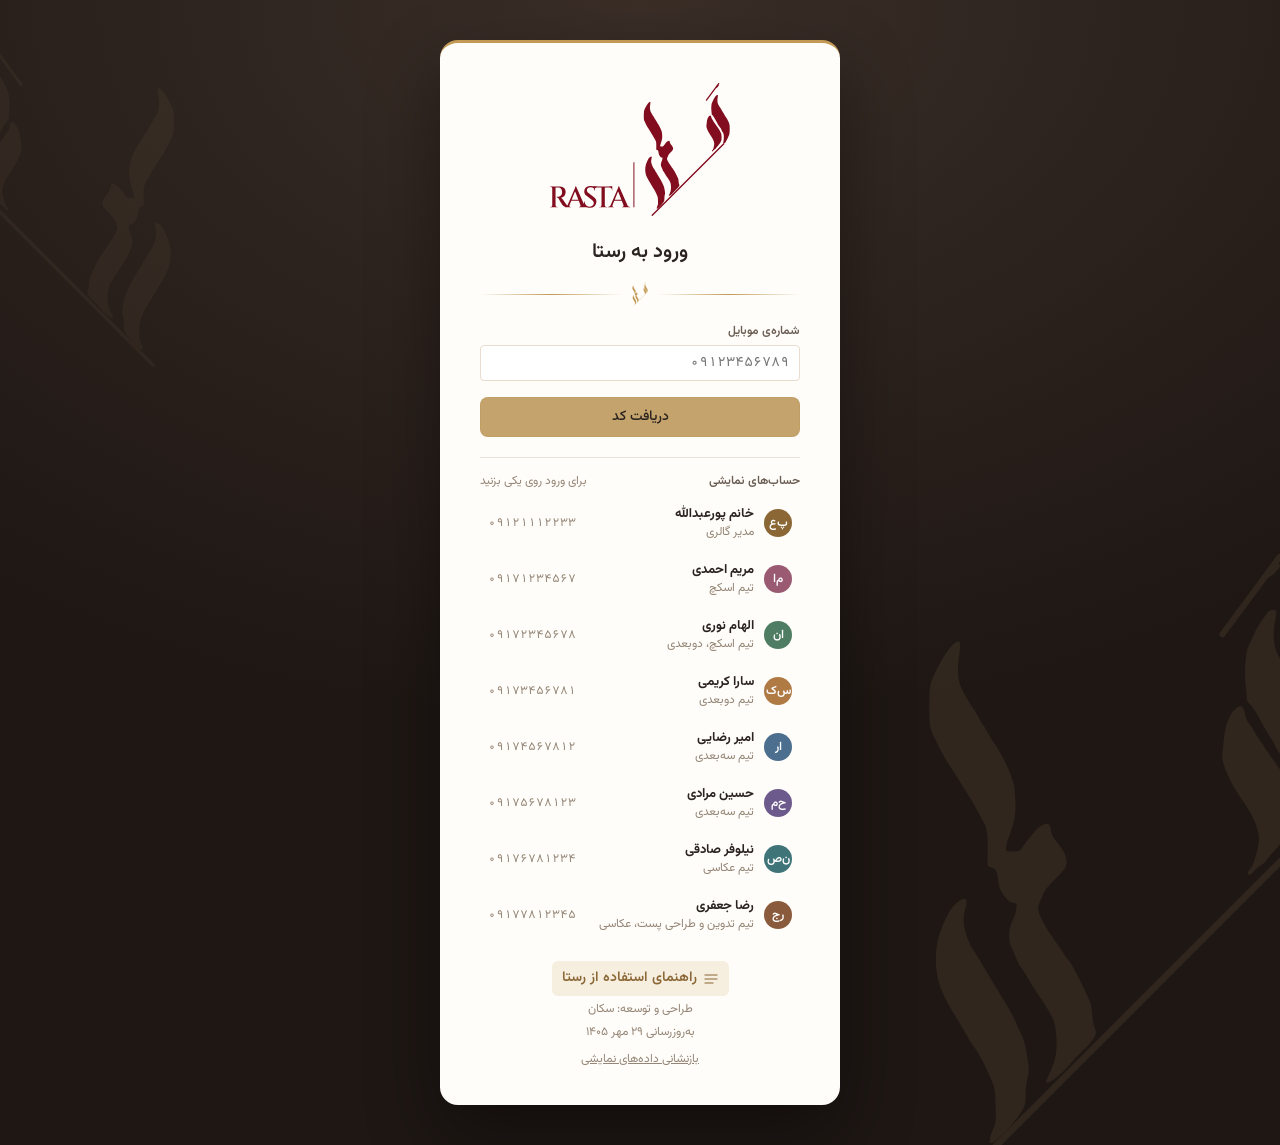
<file: paths/index.html>
<!doctype html>
<html lang="fa" dir="rtl"><head><meta charset="utf-8"><meta name="viewport" content="width=device-width, initial-scale=1">
<title>رستا</title><meta http-equiv="refresh" content="0; url=../">
<script>try{navigator.serviceWorker&&navigator.serviceWorker.getRegistrations().then(function(rs){rs.forEach(function(r){if(/\/paths\/$/.test(r.scope))r.unregister();});});}catch(e){}location.replace('../'+location.hash);</script>
</head><body style="font-family:Tahoma;padding:24px"><a href="../">رفتن به رستا</a></body></html>
</file>
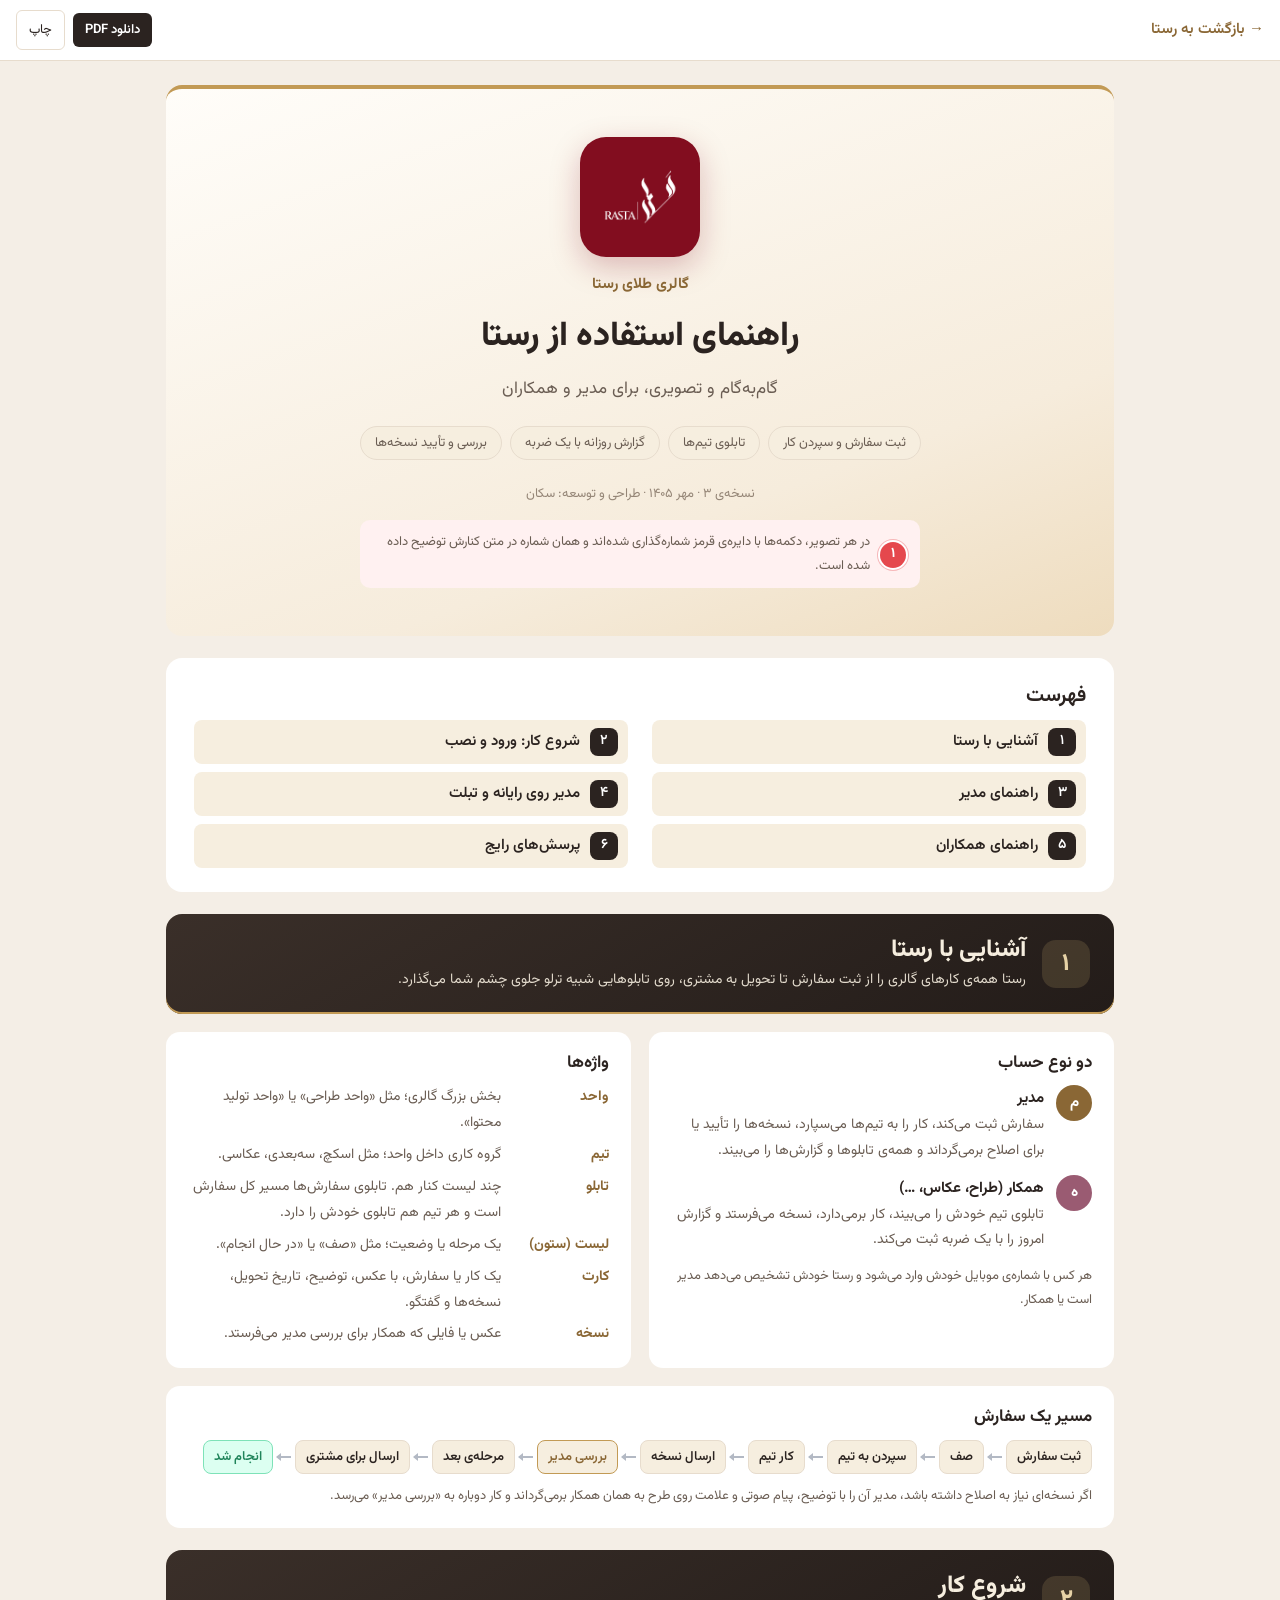
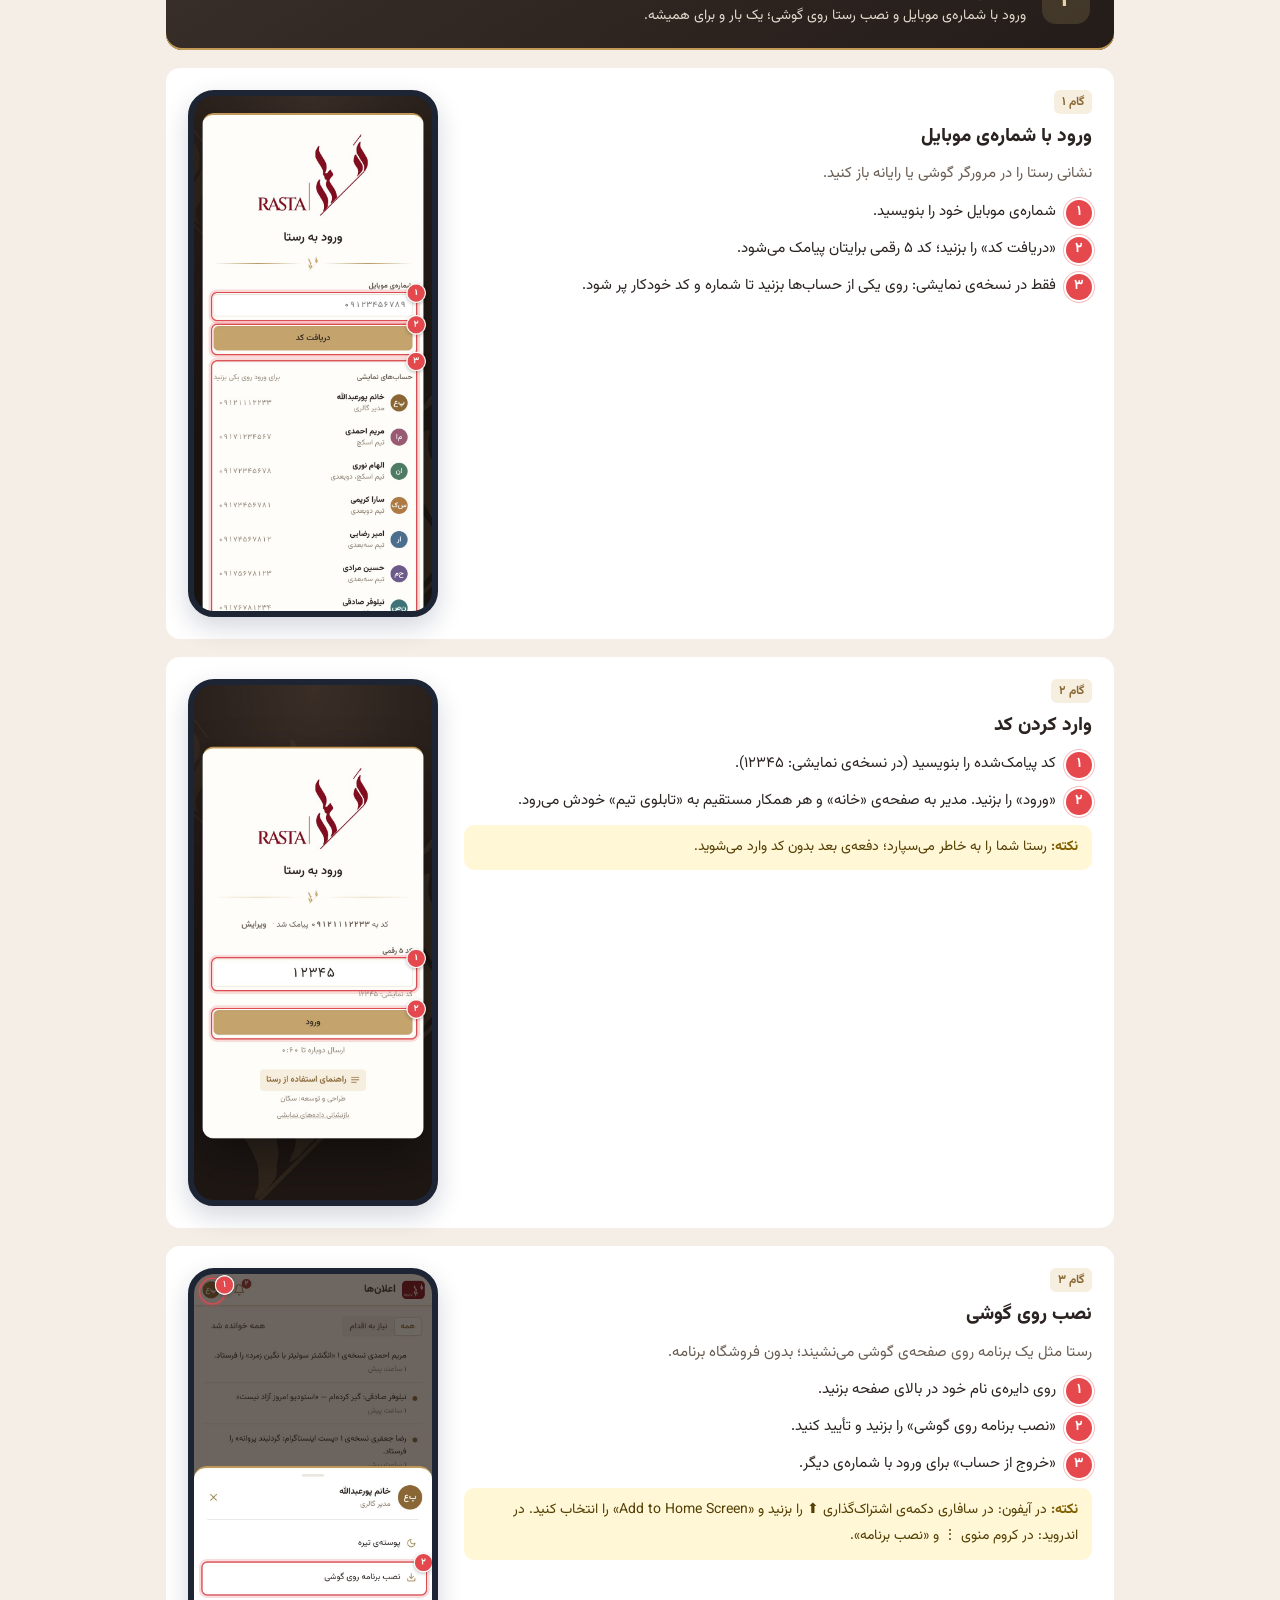
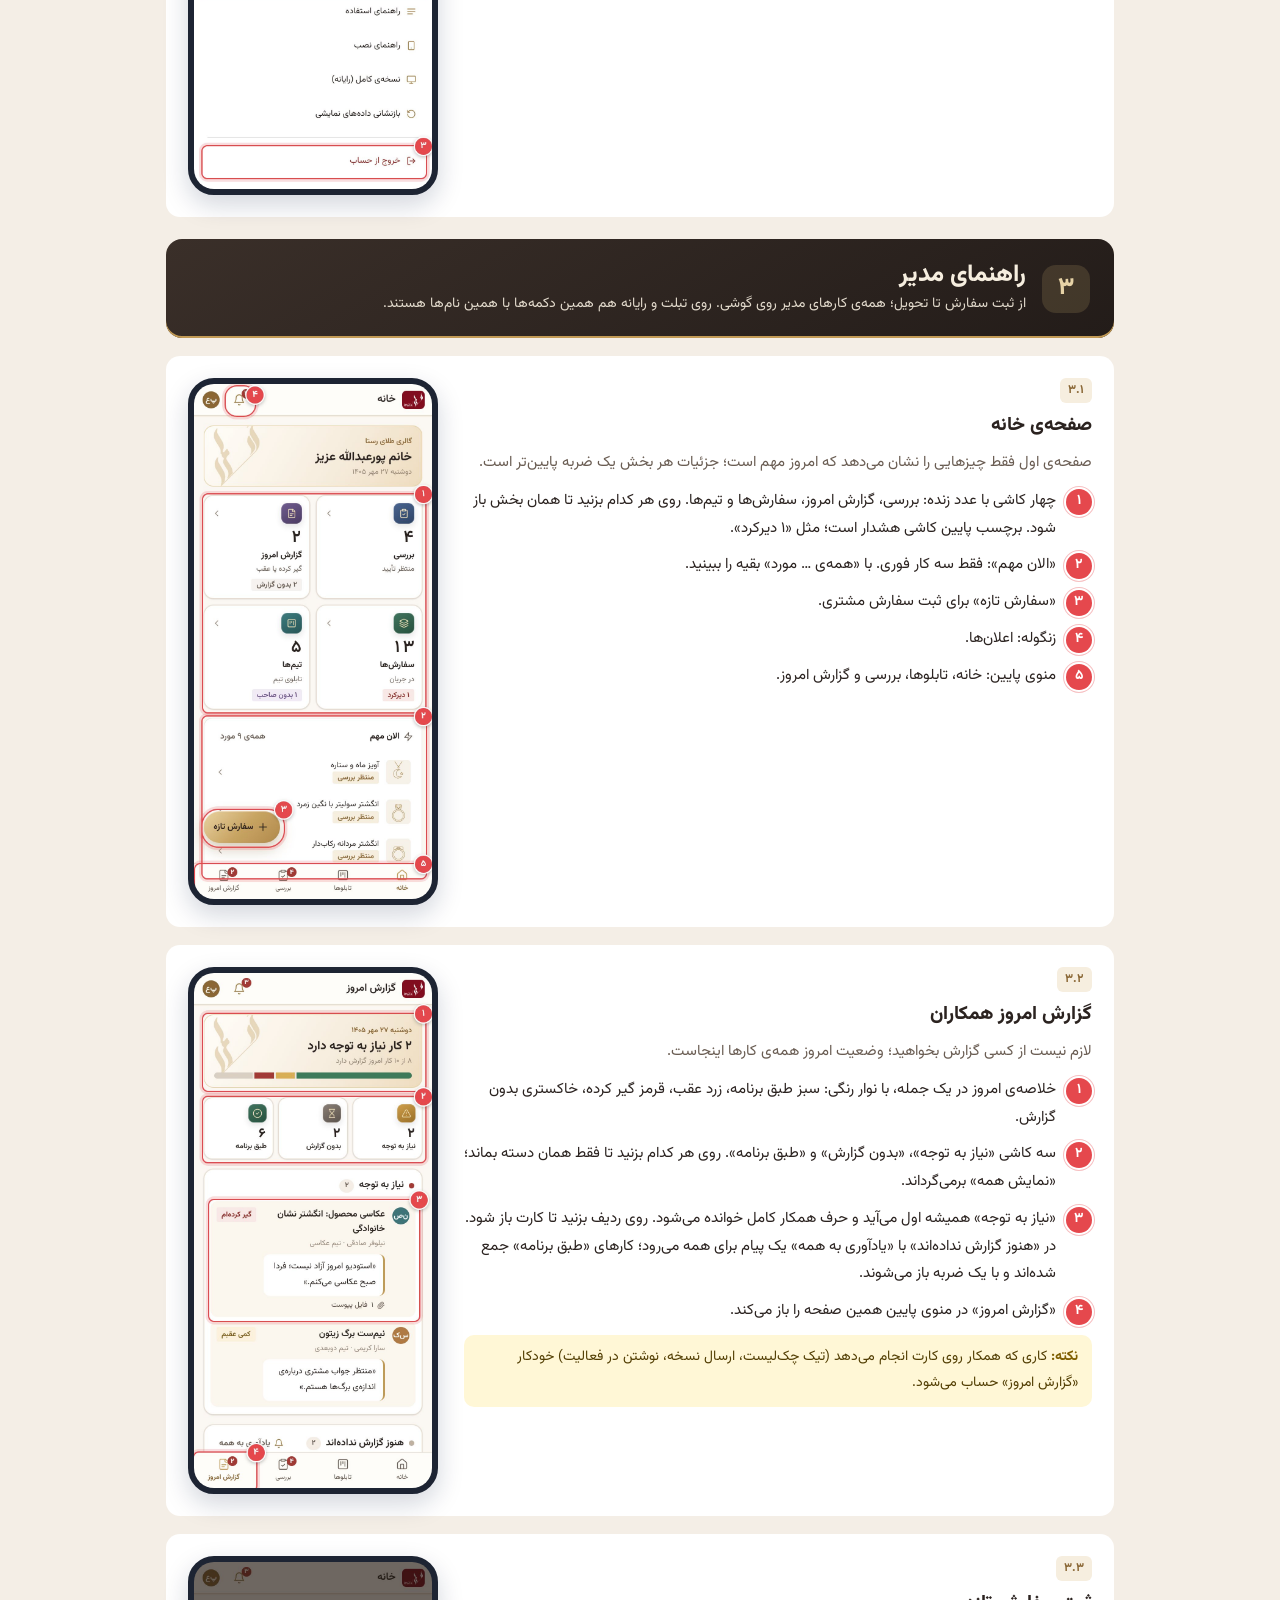
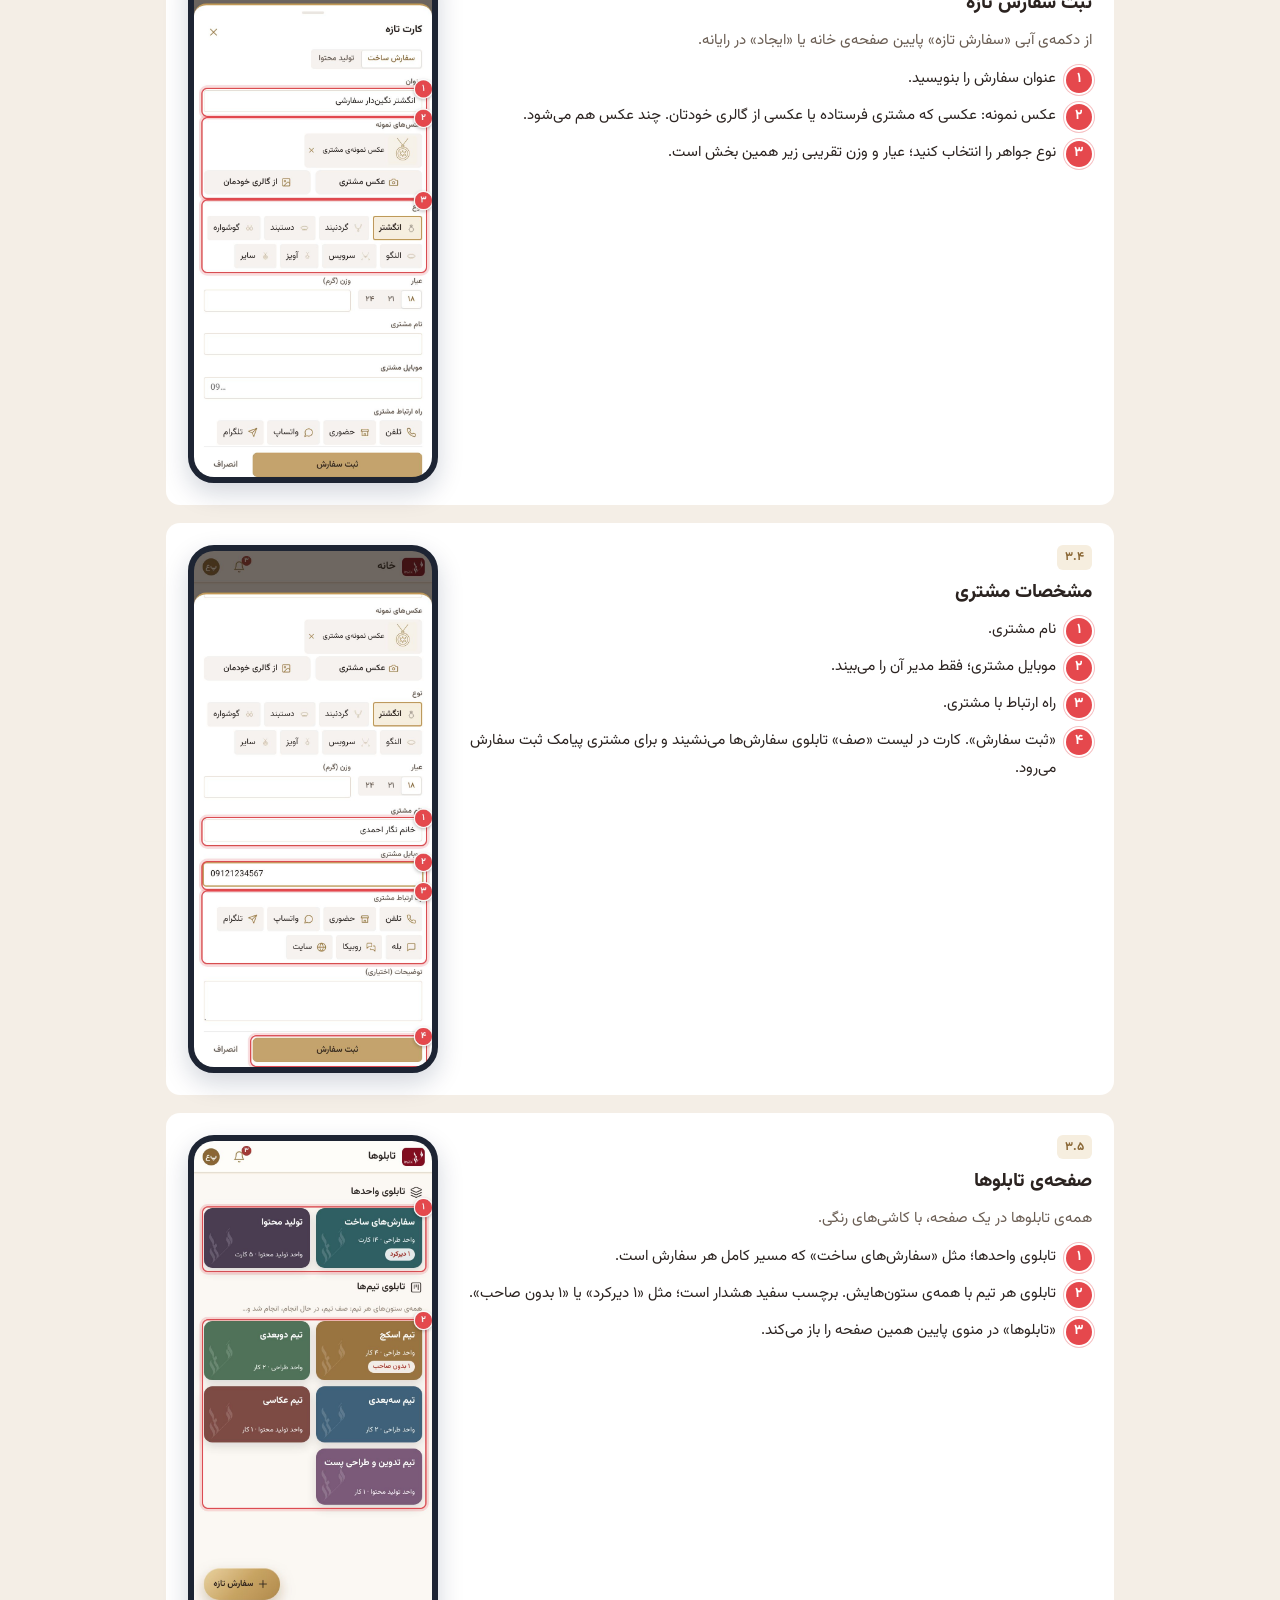
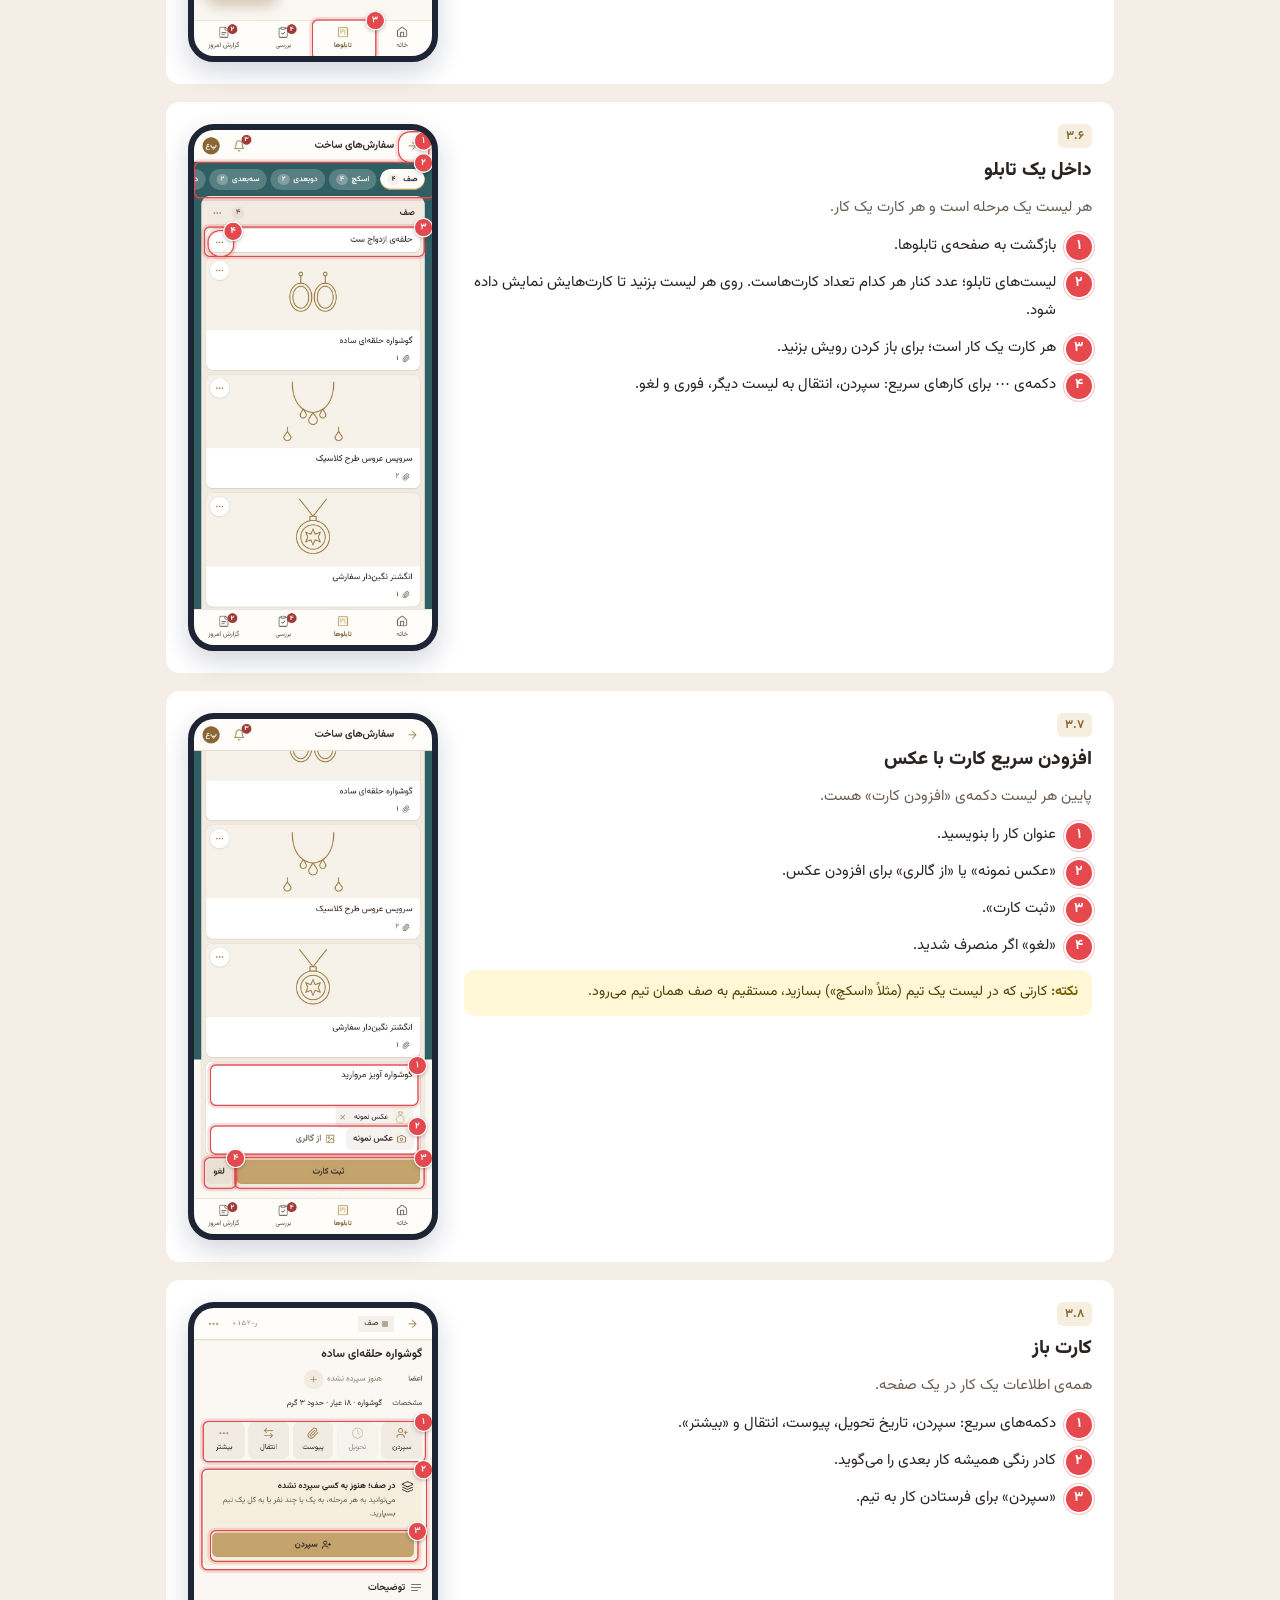
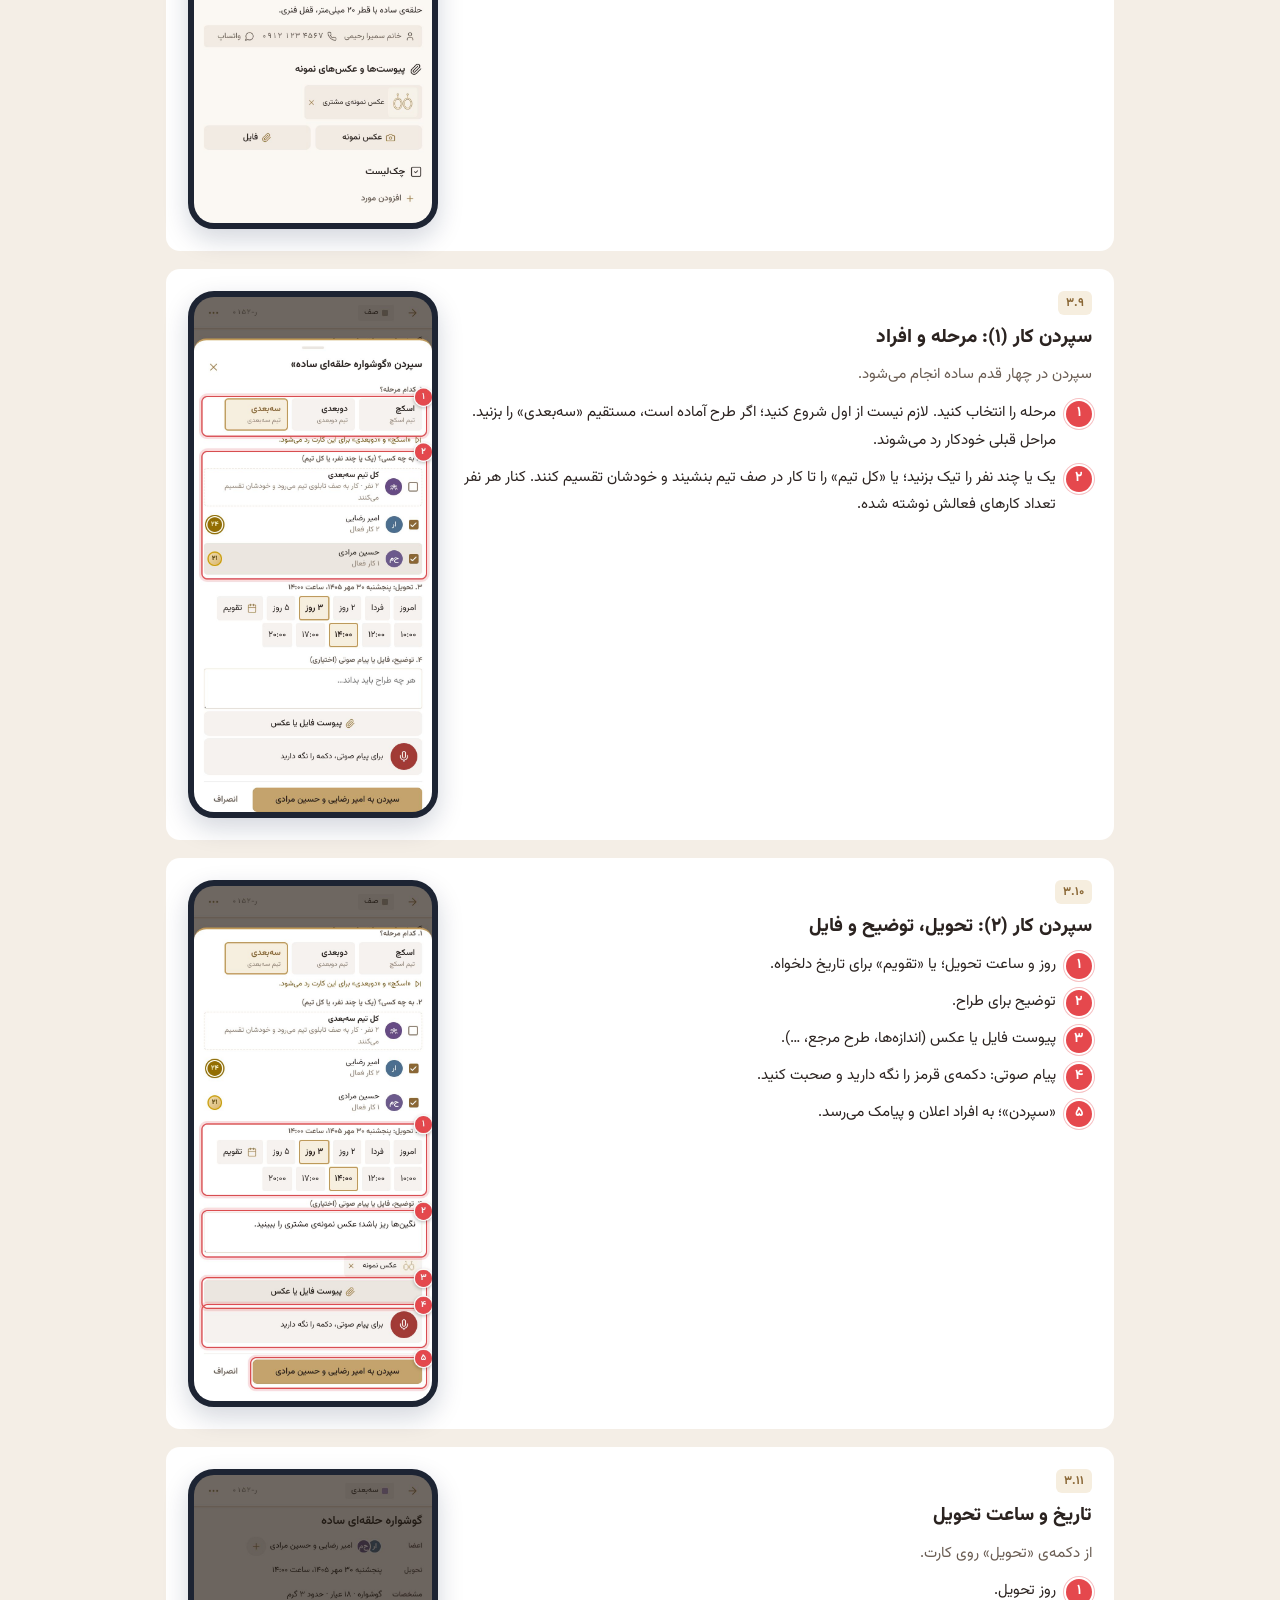
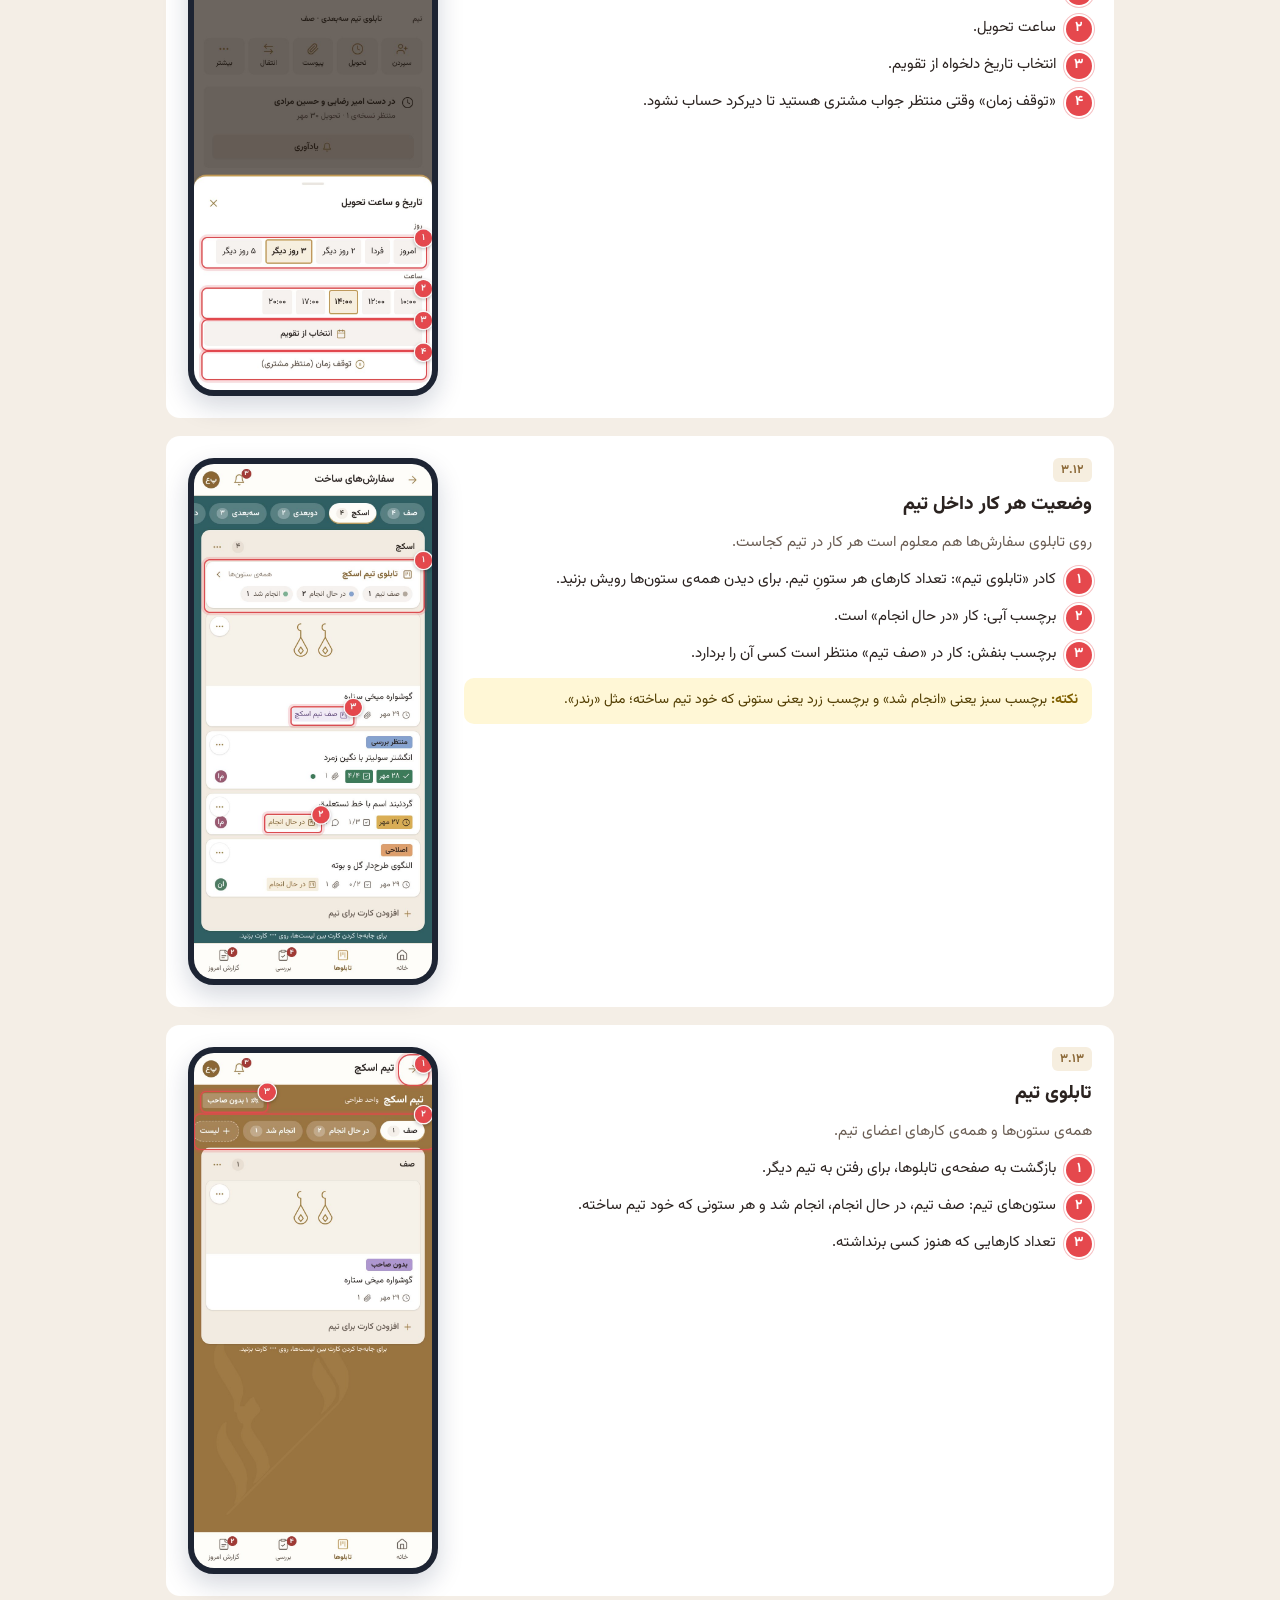
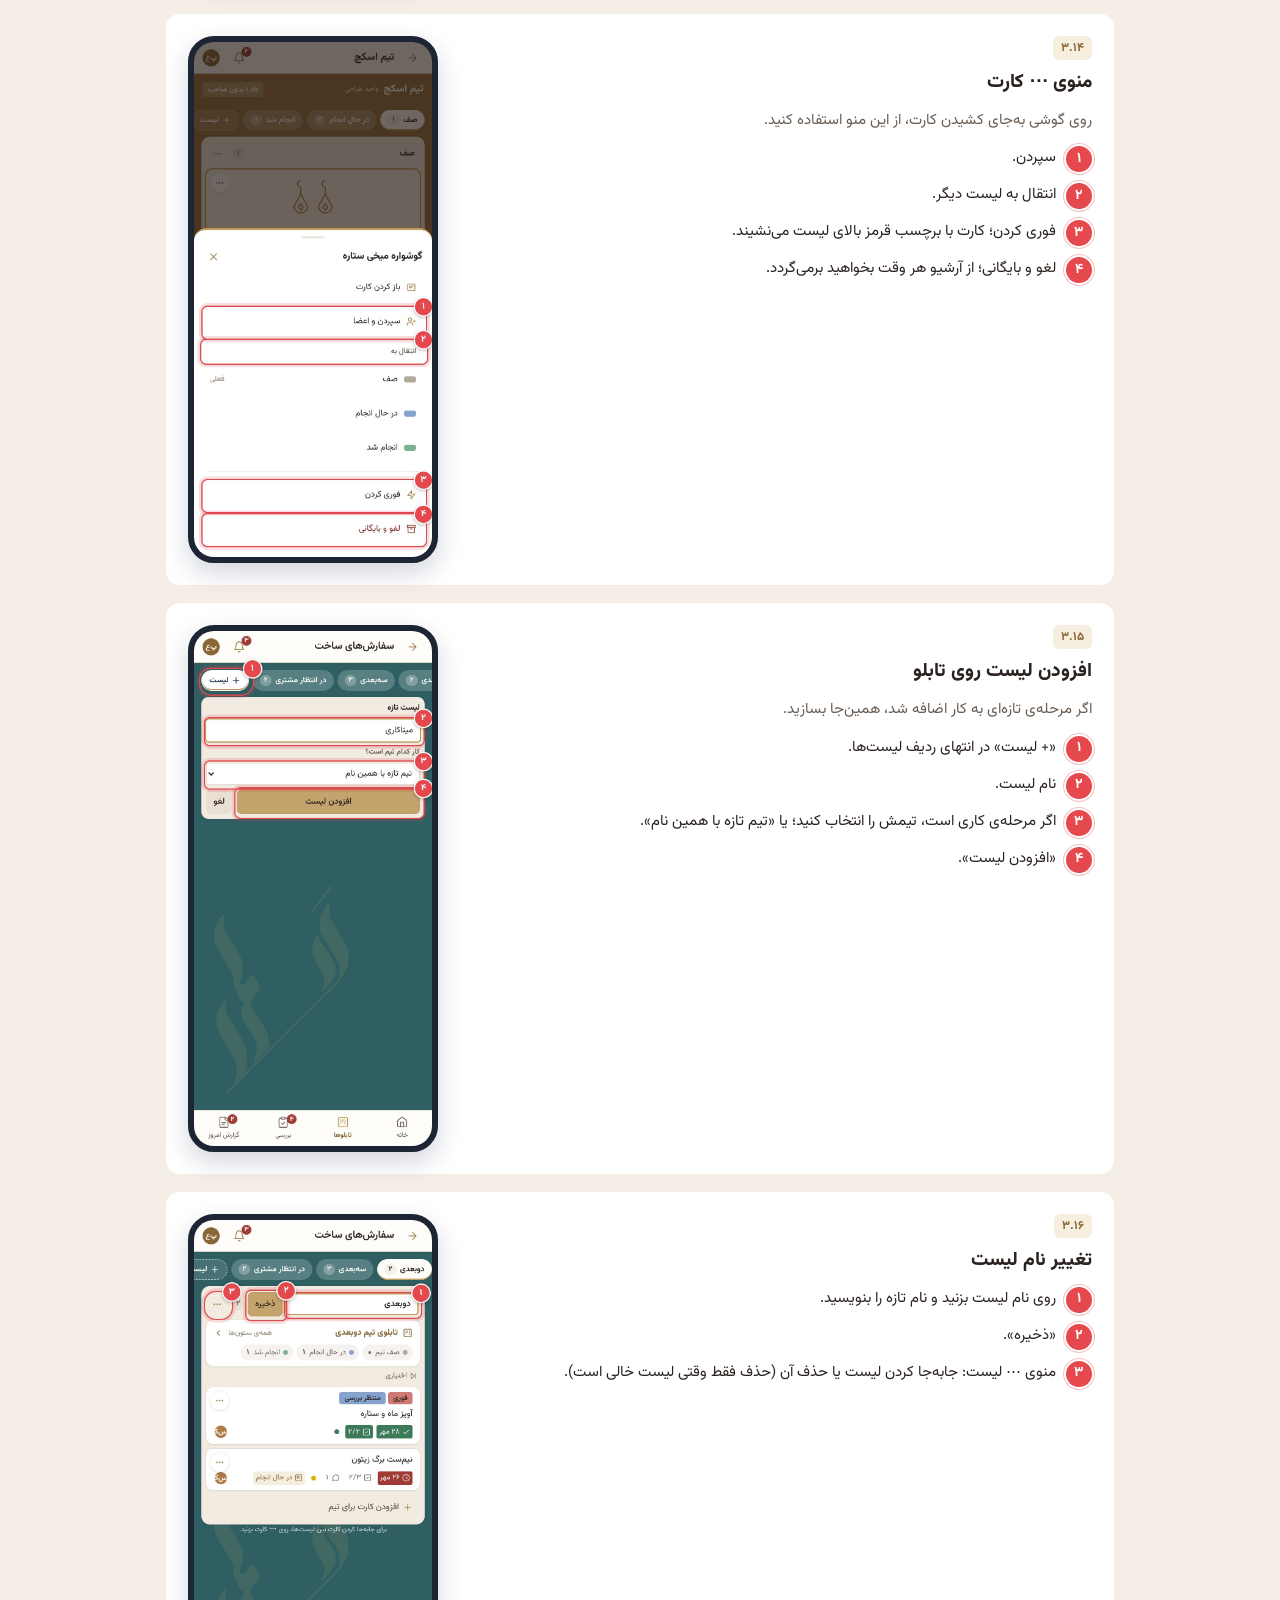
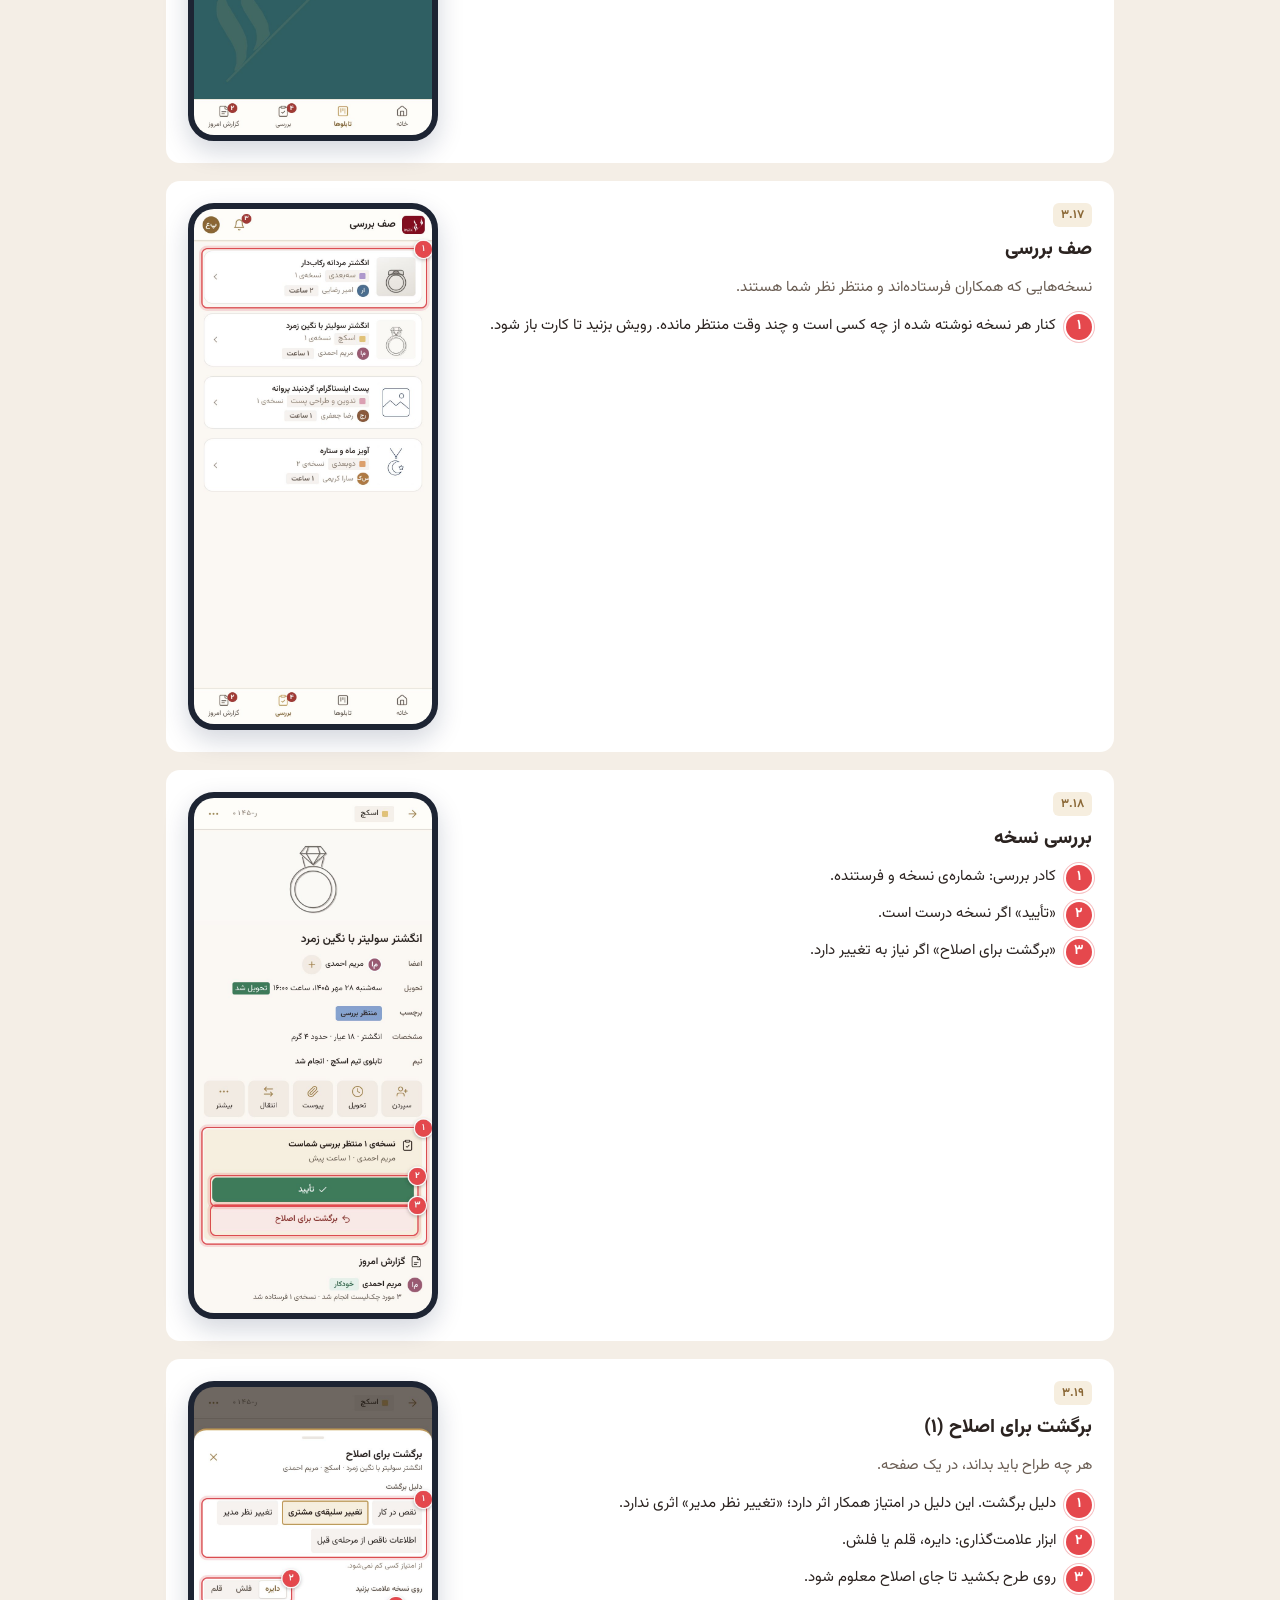
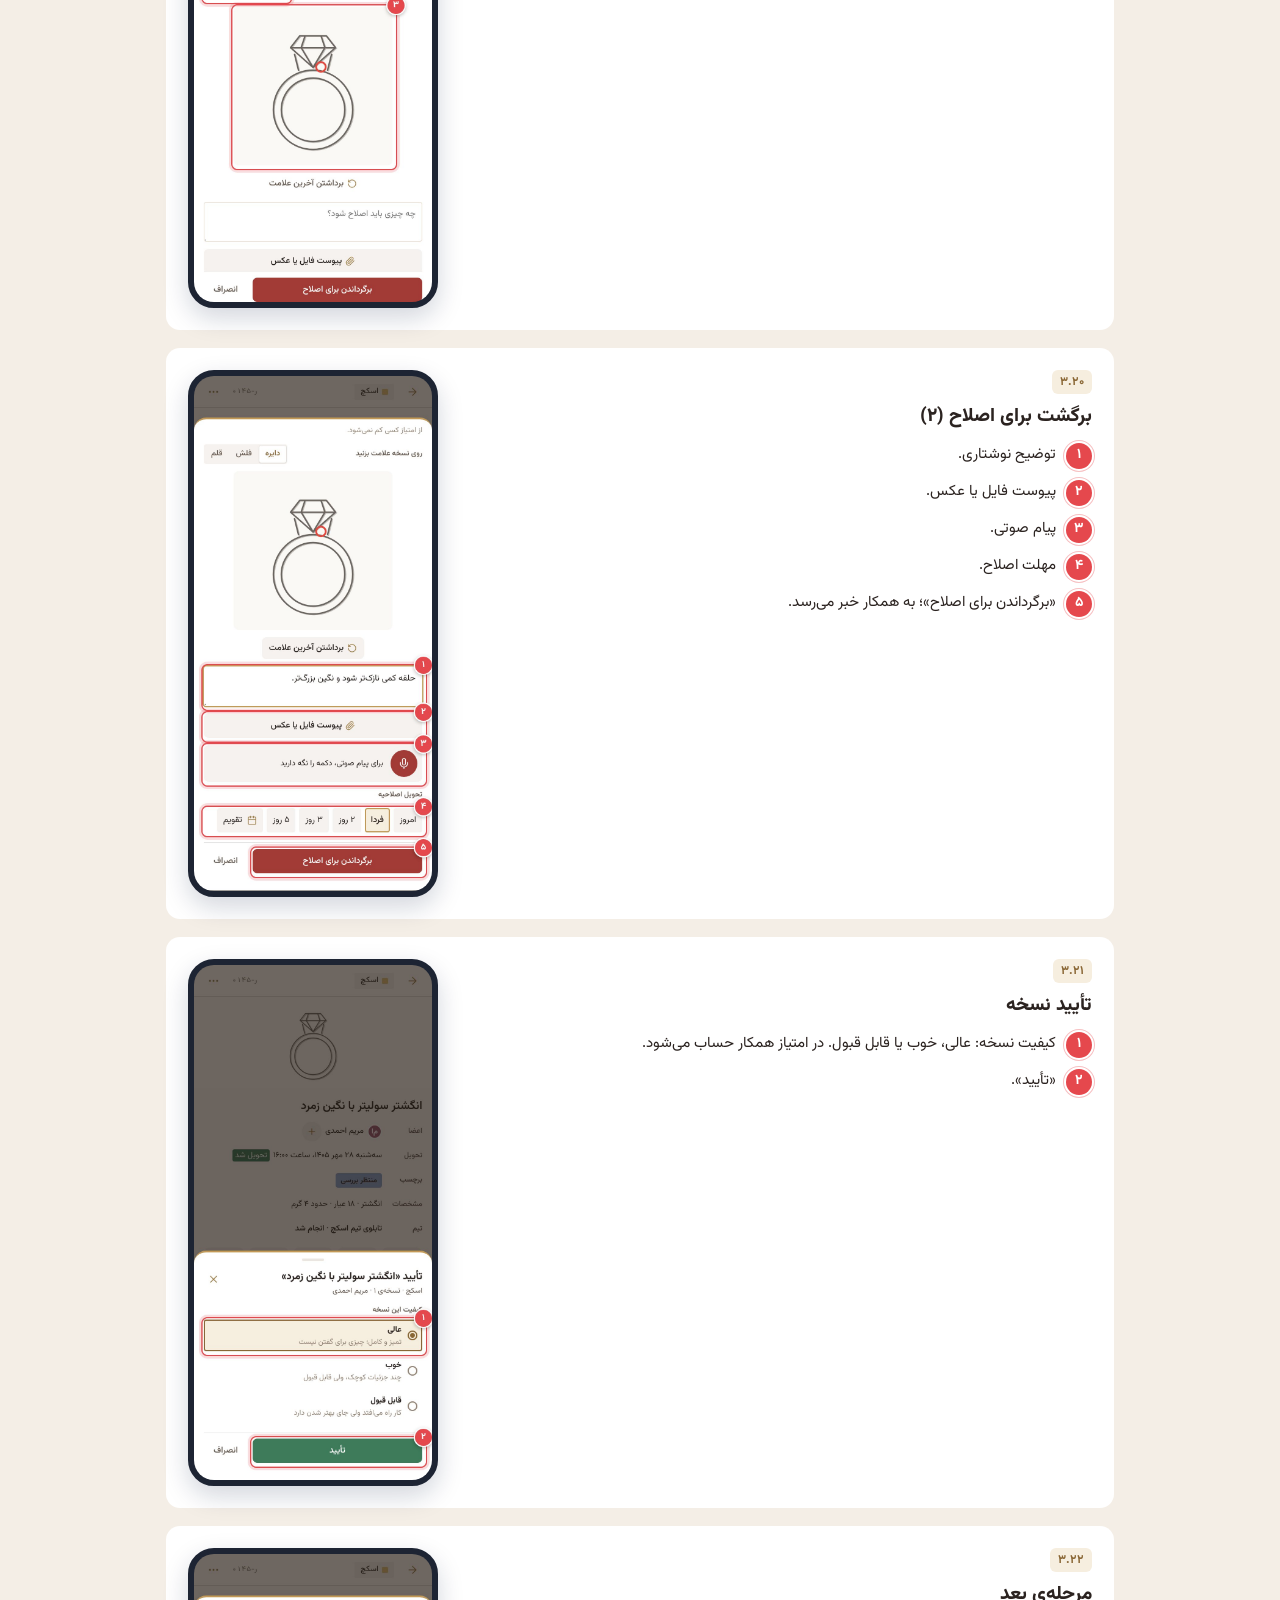
<file: guide.html>
<!doctype html>
<html lang="fa" dir="rtl">
<head>
<meta charset="utf-8">
<meta name="viewport" content="width=device-width, initial-scale=1">
<title>راهنمای استفاده از رستا</title>
<meta name="theme-color" content="#820D1F">
<link rel="icon" type="image/png" sizes="32x32" href="assets/img/favicon-32.png">
<style>@font-face{font-family:'Vazirmatn';src:url('assets/fonts/Vazirmatn-Variable.woff2') format('woff2-variations'),url('assets/fonts/Vazirmatn-Variable.woff2') format('woff2');font-weight:100 900;font-display:swap}
:root{--brand:#2B2320;--gold:#C29A55;--blue:#8A6735;--ink:#2B2320;--ink2:#6A5D53;--ink3:#958677;--line:#E7DCCD;--soft:#F6EEDF;--mk:#E5484D;--ok:#1F845A;--okS:#DCFFF1;--warnS:#FFF7D6;--purpleS:#F3F0FF;--purple:#5E4DB2}
*{box-sizing:border-box}
html{-webkit-text-size-adjust:100%}
body{margin:0;background:#F4EEE6;color:var(--ink);font:400 15px/1.85 'Vazirmatn',Tahoma,sans-serif;direction:rtl}
img{display:block;max-width:100%}
h1,h2,h3{margin:0;line-height:1.4}
p{margin:0}
.topbar{position:sticky;top:0;z-index:10;display:flex;align-items:center;justify-content:space-between;gap:12px;padding:10px 16px;background:#fff;border-bottom:1px solid var(--line)}
.topbar a{color:var(--blue);text-decoration:none;font-weight:600}
.topbar button{font:inherit;font-size:13px;border:0;background:var(--blue);color:#fff;border-radius:6px;padding:7px 12px;cursor:pointer}
.doc{max-width:980px;margin:0 auto;padding:24px 16px 40px;display:flex;flex-direction:column;gap:22px}
.cover{background:linear-gradient(160deg,#FFFDF9,#F6ECDC 70%,#EEDCBE);border-radius:16px;padding:48px 32px;display:flex;flex-direction:column;align-items:center;text-align:center;gap:14px;border-top:4px solid var(--gold)}
.cv-logo{width:120px;height:120px;border-radius:26px;box-shadow:0 10px 30px rgba(130,13,31,.25)}
.cv-k{color:#8A6735;font-weight:700;letter-spacing:0}
.cover h1{font-size:34px;font-weight:800}
.cv-s{font-size:17px;color:var(--ink2)}
.cv-chips{display:flex;flex-wrap:wrap;justify-content:center;gap:8px;margin-top:6px}
.cv-chips span{background:var(--soft);border:1px solid var(--line);border-radius:999px;padding:4px 14px;font-size:13px;color:var(--ink2)}
.cv-f{font-size:13px;color:var(--ink3);margin-top:8px}
.cv-legend{display:flex;align-items:center;gap:10px;background:#FFF1F1;border-radius:10px;padding:10px 14px;font-size:13px;color:var(--ink2);text-align:right;max-width:560px}
.toc{background:#fff;border-radius:16px;padding:24px 28px}
.toc h2{font-size:20px;margin-bottom:10px}
.toc ol{list-style:none;margin:0;padding:0;display:grid;grid-template-columns:repeat(2,minmax(0,1fr));gap:8px 24px}
.toc a{display:flex;align-items:center;gap:10px;color:var(--ink);text-decoration:none;padding:8px 10px;border-radius:8px;background:var(--soft);font-weight:600}
.tn{width:28px;height:28px;border-radius:8px;background:var(--brand);color:#fff;display:grid;place-items:center;font-size:14px;flex:none}
.sec{display:flex;flex-direction:column;gap:18px}
.sec-h{display:flex;align-items:center;gap:16px;background:linear-gradient(150deg,#3A2F29,#231C19);color:#F6EEDF;box-shadow:inset 0 -2px 0 #C29A55;border-radius:16px;padding:20px 24px}
.sec-n{width:48px;height:48px;border-radius:14px;background:rgba(201,169,110,.18);color:#E6D2A6;display:grid;place-items:center;font-size:24px;font-weight:800;flex:none}
.sec-h h2{font-size:24px;font-weight:800}
.sec-h p{opacity:.9;font-size:14px}
.box{background:#fff;border-radius:14px;padding:20px 22px;display:flex;flex-direction:column;gap:10px}
.box h3{font-size:17px}
.two{display:grid;grid-template-columns:repeat(2,minmax(0,1fr));gap:18px}
.role{display:flex;gap:12px;align-items:flex-start}
.role p{font-size:14px;color:var(--ink2)}
.ri{width:36px;height:36px;border-radius:50%;display:grid;place-items:center;color:#fff;font-weight:700;flex:none}
.ri.mgr{background:#8A6735}.ri.stf{background:#9A5B72}
.small{font-size:13px;color:var(--ink2)}
.gl{margin:0;display:grid;grid-template-columns:96px minmax(0,1fr);gap:6px 12px;font-size:14px}
.gl dt{font-weight:700;color:#8A6735}.gl dd{margin:0;color:var(--ink2)}
.flow{display:flex;flex-wrap:wrap;align-items:center;gap:6px 4px}
.flow span{background:var(--soft);border:1px solid var(--line);border-radius:8px;padding:4px 10px;font-size:13px;font-weight:600}
.flow span.hl{background:#F6EEDF;border-color:#C29A55;color:#8A6735}
.flow span.ok{background:var(--okS);border-color:#7EE2B8;color:var(--ok)}
.flow i{width:14px;height:2px;background:#B3B9C4;position:relative}
.flow i::before{content:'';position:absolute;left:-1px;top:-3px;border:4px solid transparent;border-right:5px solid #B3B9C4;border-left:0}
.st{background:#fff;border-radius:14px;padding:22px;display:grid;grid-template-columns:minmax(0,1fr) 250px;gap:26px;align-items:start}
.st .ph{order:2;margin:0;border-radius:26px;border:6px solid #1D2433;overflow:hidden;box-shadow:0 10px 26px rgba(9,30,66,.18);background:#1D2433}
.st .ph img{width:100%}
.st-t{display:flex;flex-direction:column;gap:10px;min-width:0}
.st-k{font-size:12px;font-weight:700;color:#8A6735;background:#F6EEDF;border-radius:6px;padding:1px 8px;align-self:flex-start}
.st h3{font-size:19px;font-weight:800}
.lead{color:var(--ink2)}
.mk{list-style:none;margin:0;padding:0;display:flex;flex-direction:column;gap:9px}
.mk li{display:flex;gap:10px;align-items:flex-start}
.n{width:26px;height:26px;border-radius:50%;background:var(--mk);color:#fff;font-weight:700;font-size:14px;display:grid;place-items:center;flex:none;margin-top:2px;box-shadow:0 0 0 2px #fff,0 0 0 3px rgba(229,72,77,.35)}
.tip{background:var(--warnS);border-radius:10px;padding:10px 14px;font-size:14px;color:#533F04}
.tip b{color:#7F5F01}
.st.wide{grid-template-columns:minmax(0,1fr)}
.st.wide .mk{display:grid;grid-template-columns:repeat(2,minmax(0,1fr));gap:9px 20px}
.dk{margin:0;border-radius:10px;overflow:hidden;border:1px solid var(--line);box-shadow:0 8px 22px rgba(9,30,66,.12)}
.faq{display:grid;grid-template-columns:repeat(2,minmax(0,1fr));gap:12px}
.qa{background:#fff;border-radius:12px;padding:14px 18px}
.qa b{display:block;margin-bottom:4px}
.qa p{font-size:14px;color:var(--ink2)}
.acc{width:100%;border-collapse:collapse;font-size:14px}
.acc th,.acc td{padding:8px 10px;border-bottom:1px solid var(--line);text-align:right}
.acc th{color:var(--ink3);font-weight:600;font-size:13px}
.acc td.num{text-align:left;font-variant-numeric:tabular-nums}
.end{display:flex;align-items:center;justify-content:center;gap:10px;color:var(--ink3);font-size:13px;padding:10px}
.end img{border-radius:9px}
@media screen and (max-width:720px){
  .doc{padding:14px 10px 30px;gap:16px}
  .cover{padding:32px 18px}.cover h1{font-size:26px}
  .toc ol,.two,.faq{grid-template-columns:minmax(0,1fr)}
  .st{grid-template-columns:minmax(0,1fr);padding:18px 16px}
  .st .ph{order:0;width:min(270px,82%);justify-self:center}
  .st.wide .mk{grid-template-columns:minmax(0,1fr)}
  .sec-h{padding:16px}.sec-h h2{font-size:20px}
}
@page{size:A4;margin:12mm 12mm 14mm}
@media print{
  body{background:#fff;font-size:11pt;line-height:1.75}
  .topbar{display:none}
  .doc{max-width:none;padding:0;gap:6mm}
  .cover{min-height:265mm;justify-content:center;border-radius:0;border-top:0;gap:5mm;break-after:page}
  .cv-logo{width:42mm;height:42mm}
  .cover h1{font-size:30pt}
  .toc{break-after:page;padding:0}
  .toc ol{grid-template-columns:minmax(0,1fr);gap:3mm}
  .toc a{padding:3mm 4mm;font-size:13pt}
  .sec{break-before:page;gap:5mm}
  .sec-h{padding:5mm 6mm;break-after:avoid}
  .st{padding:0 0 5mm;border-bottom:1px solid var(--line);border-radius:0;grid-template-columns:minmax(0,1fr) 54mm;gap:7mm;break-inside:avoid}
  .st .ph{order:2;width:auto;justify-self:stretch;border-width:1.4mm;border-radius:6mm;box-shadow:none}
  .st.wide{padding-bottom:5mm}
  .dk{box-shadow:none;width:68%;justify-self:center}
  .st.wide{gap:4mm}
  .box,.qa{border:1px solid var(--line)}
  .qa,.box{break-inside:avoid}
  .st h3{font-size:14pt}
  .n{width:6mm;height:6mm;font-size:9.5pt}
  a{color:inherit}
}
.tb-a{display:flex;gap:8px;align-items:center}
.topbar a.pdf{background:var(--brand);color:#fff;border-radius:6px;padding:5px 12px;font-size:13px}
.topbar button{background:#fff;color:var(--ink);border:1px solid var(--line)}
</style>
</head>
<body>
<nav class="topbar"><a href="./">→ بازگشت به رستا</a><span class="tb-a"><a class="pdf" href="rasta-guide.pdf" download>دانلود PDF</a><button onclick="window.print()">چاپ</button></span></nav>
<main class="doc">
<header class="cover">
<img class="cv-logo" src="assets/img/rasta-logo.png" alt="گالری طلای رستا">
<p class="cv-k">گالری طلای رستا</p>
<h1>راهنمای استفاده از رستا</h1>
<p class="cv-s">گام‌به‌گام و تصویری، برای مدیر و همکاران</p>
<div class="cv-chips"><span>ثبت سفارش و سپردن کار</span><span>تابلوی تیم‌ها</span><span>گزارش روزانه با یک ضربه</span><span>بررسی و تأیید نسخه‌ها</span></div>
<p class="cv-f">نسخه‌ی ۳ · مهر ۱۴۰۵ · طراحی و توسعه: سکان</p>
<p class="cv-legend"><span class="n">۱</span> در هر تصویر، دکمه‌ها با دایره‌ی قرمز شماره‌گذاری شده‌اند و همان شماره در متن کنارش توضیح داده شده است.</p>
</header><nav class="toc" aria-label="فهرست"><h2>فهرست</h2><ol><li><a href="#intro"><span class="tn">۱</span>آشنایی با رستا</a></li><li><a href="#start"><span class="tn">۲</span>شروع کار: ورود و نصب</a></li><li><a href="#manager"><span class="tn">۳</span>راهنمای مدیر</a></li><li><a href="#desktop"><span class="tn">۴</span>مدیر روی رایانه و تبلت</a></li><li><a href="#staff"><span class="tn">۵</span>راهنمای همکاران</a></li><li><a href="#faq"><span class="tn">۶</span>پرسش‌های رایج</a></li></ol></nav><section class="sec" id="intro"><header class="sec-h"><span class="sec-n">۱</span><div><h2>آشنایی با رستا</h2><p>رستا همه‌ی کارهای گالری را از ثبت سفارش تا تحویل به مشتری، روی تابلوهایی شبیه ترلو جلوی چشم شما می‌گذارد.</p></div></header>
<div class="two">
<div class="box"><h3>دو نوع حساب</h3>
<div class="role"><span class="ri mgr">م</span><div><b>مدیر</b><p>سفارش ثبت می‌کند، کار را به تیم‌ها می‌سپارد، نسخه‌ها را تأیید یا برای اصلاح برمی‌گرداند و همه‌ی تابلوها و گزارش‌ها را می‌بیند.</p></div></div>
<div class="role"><span class="ri stf">ه</span><div><b>همکار (طراح، عکاس، …)</b><p>تابلوی تیم خودش را می‌بیند، کار برمی‌دارد، نسخه می‌فرستد و گزارش امروز را با یک ضربه ثبت می‌کند.</p></div></div>
<p class="small">هر کس با شماره‌ی موبایل خودش وارد می‌شود و رستا خودش تشخیص می‌دهد مدیر است یا همکار.</p></div>
<div class="box"><h3>واژه‌ها</h3><dl class="gl">
<dt>واحد</dt><dd>بخش بزرگ گالری؛ مثل «واحد طراحی» یا «واحد تولید محتوا».</dd>
<dt>تیم</dt><dd>گروه کاری داخل واحد؛ مثل اسکچ، سه‌بعدی، عکاسی.</dd>
<dt>تابلو</dt><dd>چند لیست کنار هم. تابلوی سفارش‌ها مسیر کل سفارش است و هر تیم هم تابلوی خودش را دارد.</dd>
<dt>لیست (ستون)</dt><dd>یک مرحله یا وضعیت؛ مثل «صف» یا «در حال انجام».</dd>
<dt>کارت</dt><dd>یک کار یا سفارش، با عکس، توضیح، تاریخ تحویل، نسخه‌ها و گفتگو.</dd>
<dt>نسخه</dt><dd>عکس یا فایلی که همکار برای بررسی مدیر می‌فرستد.</dd>
</dl></div>
</div>
<div class="box"><h3>مسیر یک سفارش</h3>
<div class="flow"><span>ثبت سفارش</span><i></i><span>صف</span><i></i><span>سپردن به تیم</span><i></i><span>کار تیم</span><i></i><span>ارسال نسخه</span><i></i><span class="hl">بررسی مدیر</span><i></i><span>مرحله‌ی بعد</span><i></i><span>ارسال برای مشتری</span><i></i><span class="ok">انجام شد</span></div>
<p class="small">اگر نسخه‌ای نیاز به اصلاح داشته باشد، مدیر آن را با توضیح، پیام صوتی و علامت روی طرح به همان همکار برمی‌گرداند و کار دوباره به «بررسی مدیر» می‌رسد.</p></div>
</section><section class="sec" id="start"><header class="sec-h"><span class="sec-n">۲</span><div><h2>شروع کار</h2><p>ورود با شماره‌ی موبایل و نصب رستا روی گوشی؛ یک بار و برای همیشه.</p></div></header><article class="st"><figure class="ph"><img src="assets/guide/g01_login.jpg" alt="ورود با شماره‌ی موبایل" loading="lazy"></figure><div class="st-t"><div class="st-k">گام ۱</div><h3>ورود با شماره‌ی موبایل</h3><p class="lead">نشانی رستا را در مرورگر گوشی یا رایانه باز کنید.</p><ol class="mk"><li><span class="n">۱</span><span>شماره‌ی موبایل خود را بنویسید.</span></li><li><span class="n">۲</span><span>«دریافت کد» را بزنید؛ کد ۵ رقمی برایتان پیامک می‌شود.</span></li><li><span class="n">۳</span><span>فقط در نسخه‌ی نمایشی: روی یکی از حساب‌ها بزنید تا شماره و کد خودکار پر شود.</span></li></ol></div></article><article class="st"><figure class="ph"><img src="assets/guide/g02_code.jpg" alt="وارد کردن کد" loading="lazy"></figure><div class="st-t"><div class="st-k">گام ۲</div><h3>وارد کردن کد</h3><ol class="mk"><li><span class="n">۱</span><span>کد پیامک‌شده را بنویسید (در نسخه‌ی نمایشی: ۱۲۳۴۵).</span></li><li><span class="n">۲</span><span>«ورود» را بزنید. مدیر به صفحه‌ی «خانه» و هر همکار مستقیم به «تابلوی تیم» خودش می‌رود.</span></li></ol><p class="tip"><b>نکته:</b> رستا شما را به خاطر می‌سپارد؛ دفعه‌ی بعد بدون کد وارد می‌شوید.</p></div></article><article class="st"><figure class="ph"><img src="assets/guide/m26_account.jpg" alt="نصب روی گوشی" loading="lazy"></figure><div class="st-t"><div class="st-k">گام ۳</div><h3>نصب روی گوشی</h3><p class="lead">رستا مثل یک برنامه روی صفحه‌ی گوشی می‌نشیند؛ بدون فروشگاه برنامه.</p><ol class="mk"><li><span class="n">۱</span><span>روی دایره‌ی نام خود در بالای صفحه بزنید.</span></li><li><span class="n">۲</span><span>«نصب برنامه روی گوشی» را بزنید و تأیید کنید.</span></li><li><span class="n">۳</span><span>«خروج از حساب» برای ورود با شماره‌ی دیگر.</span></li></ol><p class="tip"><b>نکته:</b> در آیفون: در سافاری دکمه‌ی اشتراک‌گذاری ⬆ را بزنید و «Add to Home Screen» را انتخاب کنید. در اندروید: در کروم منوی ⋮ و «نصب برنامه».</p></div></article></section><section class="sec" id="manager"><header class="sec-h"><span class="sec-n">۳</span><div><h2>راهنمای مدیر</h2><p>از ثبت سفارش تا تحویل؛ همه‌ی کارهای مدیر روی گوشی. روی تبلت و رایانه هم همین دکمه‌ها با همین نام‌ها هستند.</p></div></header><article class="st"><figure class="ph"><img src="assets/guide/m01_home.jpg" alt="صفحه‌ی خانه" loading="lazy"></figure><div class="st-t"><div class="st-k">۳.۱</div><h3>صفحه‌ی خانه</h3><p class="lead">صفحه‌ی اول فقط چیزهایی را نشان می‌دهد که امروز مهم است؛ جزئیات هر بخش یک ضربه پایین‌تر است.</p><ol class="mk"><li><span class="n">۱</span><span>چهار کاشی با عدد زنده: بررسی، گزارش امروز، سفارش‌ها و تیم‌ها. روی هر کدام بزنید تا همان بخش باز شود. برچسب پایین کاشی هشدار است؛ مثل «۱ دیرکرد».</span></li><li><span class="n">۲</span><span>«الان مهم»: فقط سه کار فوری. با «همه‌ی … مورد» بقیه را ببینید.</span></li><li><span class="n">۳</span><span>«سفارش تازه» برای ثبت سفارش مشتری.</span></li><li><span class="n">۴</span><span>زنگوله: اعلان‌ها.</span></li><li><span class="n">۵</span><span>منوی پایین: خانه، تابلوها، بررسی و گزارش امروز.</span></li></ol></div></article><article class="st"><figure class="ph"><img src="assets/guide/m02_home_reports.jpg" alt="گزارش امروز همکاران" loading="lazy"></figure><div class="st-t"><div class="st-k">۳.۲</div><h3>گزارش امروز همکاران</h3><p class="lead">لازم نیست از کسی گزارش بخواهید؛ وضعیت امروز همه‌ی کارها اینجاست.</p><ol class="mk"><li><span class="n">۱</span><span>خلاصه‌ی امروز در یک جمله، با نوار رنگی: سبز طبق برنامه، زرد عقب، قرمز گیر کرده، خاکستری بدون گزارش.</span></li><li><span class="n">۲</span><span>سه کاشی «نیاز به توجه»، «بدون گزارش» و «طبق برنامه». روی هر کدام بزنید تا فقط همان دسته بماند؛ «نمایش همه» برمی‌گرداند.</span></li><li><span class="n">۳</span><span>«نیاز به توجه» همیشه اول می‌آید و حرف همکار کامل خوانده می‌شود. روی ردیف بزنید تا کارت باز شود. در «هنوز گزارش نداده‌اند» با «یادآوری به همه» یک پیام برای همه می‌رود؛ کارهای «طبق برنامه» جمع شده‌اند و با یک ضربه باز می‌شوند.</span></li><li><span class="n">۴</span><span>«گزارش امروز» در منوی پایین همین صفحه را باز می‌کند.</span></li></ol><p class="tip"><b>نکته:</b> کاری که همکار روی کارت انجام می‌دهد (تیک چک‌لیست، ارسال نسخه، نوشتن در فعالیت) خودکار «گزارش امروز» حساب می‌شود.</p></div></article><article class="st"><figure class="ph"><img src="assets/guide/m03_create.jpg" alt="ثبت سفارش تازه" loading="lazy"></figure><div class="st-t"><div class="st-k">۳.۳</div><h3>ثبت سفارش تازه</h3><p class="lead">از دکمه‌ی آبی «سفارش تازه» پایین صفحه‌ی خانه یا «ایجاد» در رایانه.</p><ol class="mk"><li><span class="n">۱</span><span>عنوان سفارش را بنویسید.</span></li><li><span class="n">۲</span><span>عکس نمونه: عکسی که مشتری فرستاده یا عکسی از گالری خودتان. چند عکس هم می‌شود.</span></li><li><span class="n">۳</span><span>نوع جواهر را انتخاب کنید؛ عیار و وزن تقریبی زیر همین بخش است.</span></li></ol></div></article><article class="st"><figure class="ph"><img src="assets/guide/m04_create2.jpg" alt="مشخصات مشتری" loading="lazy"></figure><div class="st-t"><div class="st-k">۳.۴</div><h3>مشخصات مشتری</h3><ol class="mk"><li><span class="n">۱</span><span>نام مشتری.</span></li><li><span class="n">۲</span><span>موبایل مشتری؛ فقط مدیر آن را می‌بیند.</span></li><li><span class="n">۳</span><span>راه ارتباط با مشتری.</span></li><li><span class="n">۴</span><span>«ثبت سفارش». کارت در لیست «صف» تابلوی سفارش‌ها می‌نشیند و برای مشتری پیامک ثبت سفارش می‌رود.</span></li></ol></div></article><article class="st"><figure class="ph"><img src="assets/guide/m05a_boards.jpg" alt="صفحه‌ی تابلوها" loading="lazy"></figure><div class="st-t"><div class="st-k">۳.۵</div><h3>صفحه‌ی تابلوها</h3><p class="lead">همه‌ی تابلوها در یک صفحه، با کاشی‌های رنگی.</p><ol class="mk"><li><span class="n">۱</span><span>تابلوی واحدها؛ مثل «سفارش‌های ساخت» که مسیر کامل هر سفارش است.</span></li><li><span class="n">۲</span><span>تابلوی هر تیم با همه‌ی ستون‌هایش. برچسب سفید هشدار است؛ مثل «۱ دیرکرد» یا «۱ بدون صاحب».</span></li><li><span class="n">۳</span><span>«تابلوها» در منوی پایین همین صفحه را باز می‌کند.</span></li></ol></div></article><article class="st"><figure class="ph"><img src="assets/guide/m05_board.jpg" alt="داخل یک تابلو" loading="lazy"></figure><div class="st-t"><div class="st-k">۳.۶</div><h3>داخل یک تابلو</h3><p class="lead">هر لیست یک مرحله است و هر کارت یک کار.</p><ol class="mk"><li><span class="n">۱</span><span>بازگشت به صفحه‌ی تابلوها.</span></li><li><span class="n">۲</span><span>لیست‌های تابلو؛ عدد کنار هر کدام تعداد کارت‌هاست. روی هر لیست بزنید تا کارت‌هایش نمایش داده شود.</span></li><li><span class="n">۳</span><span>هر کارت یک کار است؛ برای باز کردن رویش بزنید.</span></li><li><span class="n">۴</span><span>دکمه‌ی ⋯ برای کارهای سریع: سپردن، انتقال به لیست دیگر، فوری و لغو.</span></li></ol></div></article><article class="st"><figure class="ph"><img src="assets/guide/m06_quick.jpg" alt="افزودن سریع کارت با عکس" loading="lazy"></figure><div class="st-t"><div class="st-k">۳.۷</div><h3>افزودن سریع کارت با عکس</h3><p class="lead">پایین هر لیست دکمه‌ی «افزودن کارت» هست.</p><ol class="mk"><li><span class="n">۱</span><span>عنوان کار را بنویسید.</span></li><li><span class="n">۲</span><span>«عکس نمونه» یا «از گالری» برای افزودن عکس.</span></li><li><span class="n">۳</span><span>«ثبت کارت».</span></li><li><span class="n">۴</span><span>«لغو» اگر منصرف شدید.</span></li></ol><p class="tip"><b>نکته:</b> کارتی که در لیست یک تیم (مثلاً «اسکچ») بسازید، مستقیم به صف همان تیم می‌رود.</p></div></article><article class="st"><figure class="ph"><img src="assets/guide/m07_card.jpg" alt="کارت باز" loading="lazy"></figure><div class="st-t"><div class="st-k">۳.۸</div><h3>کارت باز</h3><p class="lead">همه‌ی اطلاعات یک کار در یک صفحه.</p><ol class="mk"><li><span class="n">۱</span><span>دکمه‌های سریع: سپردن، تاریخ تحویل، پیوست، انتقال و «بیشتر».</span></li><li><span class="n">۲</span><span>کادر رنگی همیشه کار بعدی را می‌گوید.</span></li><li><span class="n">۳</span><span>«سپردن» برای فرستادن کار به تیم.</span></li></ol></div></article><article class="st"><figure class="ph"><img src="assets/guide/m08_assign1.jpg" alt="سپردن کار (۱): مرحله و افراد" loading="lazy"></figure><div class="st-t"><div class="st-k">۳.۹</div><h3>سپردن کار (۱): مرحله و افراد</h3><p class="lead">سپردن در چهار قدم ساده انجام می‌شود.</p><ol class="mk"><li><span class="n">۱</span><span>مرحله را انتخاب کنید. لازم نیست از اول شروع کنید؛ اگر طرح آماده است، مستقیم «سه‌بعدی» را بزنید. مراحل قبلی خودکار رد می‌شوند.</span></li><li><span class="n">۲</span><span>یک یا چند نفر را تیک بزنید؛ یا «کل تیم» را تا کار در صف تیم بنشیند و خودشان تقسیم کنند. کنار هر نفر تعداد کارهای فعالش نوشته شده.</span></li></ol></div></article><article class="st"><figure class="ph"><img src="assets/guide/m09_assign2.jpg" alt="سپردن کار (۲): تحویل، توضیح و فایل" loading="lazy"></figure><div class="st-t"><div class="st-k">۳.۱۰</div><h3>سپردن کار (۲): تحویل، توضیح و فایل</h3><ol class="mk"><li><span class="n">۱</span><span>روز و ساعت تحویل؛ یا «تقویم» برای تاریخ دلخواه.</span></li><li><span class="n">۲</span><span>توضیح برای طراح.</span></li><li><span class="n">۳</span><span>پیوست فایل یا عکس (اندازه‌ها، طرح مرجع، …).</span></li><li><span class="n">۴</span><span>پیام صوتی: دکمه‌ی قرمز را نگه دارید و صحبت کنید.</span></li><li><span class="n">۵</span><span>«سپردن»؛ به افراد اعلان و پیامک می‌رسد.</span></li></ol></div></article><article class="st"><figure class="ph"><img src="assets/guide/m10_due.jpg" alt="تاریخ و ساعت تحویل" loading="lazy"></figure><div class="st-t"><div class="st-k">۳.۱۱</div><h3>تاریخ و ساعت تحویل</h3><p class="lead">از دکمه‌ی «تحویل» روی کارت.</p><ol class="mk"><li><span class="n">۱</span><span>روز تحویل.</span></li><li><span class="n">۲</span><span>ساعت تحویل.</span></li><li><span class="n">۳</span><span>انتخاب تاریخ دلخواه از تقویم.</span></li><li><span class="n">۴</span><span>«توقف زمان» وقتی منتظر جواب مشتری هستید تا دیرکرد حساب نشود.</span></li></ol></div></article><article class="st"><figure class="ph"><img src="assets/guide/m11_strip.jpg" alt="وضعیت هر کار داخل تیم" loading="lazy"></figure><div class="st-t"><div class="st-k">۳.۱۲</div><h3>وضعیت هر کار داخل تیم</h3><p class="lead">روی تابلوی سفارش‌ها هم معلوم است هر کار در تیم کجاست.</p><ol class="mk"><li><span class="n">۱</span><span>کادر «تابلوی تیم»: تعداد کارهای هر ستونِ تیم. برای دیدن همه‌ی ستون‌ها رویش بزنید.</span></li><li><span class="n">۲</span><span>برچسب آبی: کار «در حال انجام» است.</span></li><li><span class="n">۳</span><span>برچسب بنفش: کار در «صف تیم» منتظر است کسی آن را بردارد.</span></li></ol><p class="tip"><b>نکته:</b> برچسب سبز یعنی «انجام شد» و برچسب زرد یعنی ستونی که خود تیم ساخته؛ مثل «رندر».</p></div></article><article class="st"><figure class="ph"><img src="assets/guide/m12_teamboard.jpg" alt="تابلوی تیم" loading="lazy"></figure><div class="st-t"><div class="st-k">۳.۱۳</div><h3>تابلوی تیم</h3><p class="lead">همه‌ی ستون‌ها و همه‌ی کارهای اعضای تیم.</p><ol class="mk"><li><span class="n">۱</span><span>بازگشت به صفحه‌ی تابلوها، برای رفتن به تیم دیگر.</span></li><li><span class="n">۲</span><span>ستون‌های تیم: صف تیم، در حال انجام، انجام شد و هر ستونی که خود تیم ساخته.</span></li><li><span class="n">۳</span><span>تعداد کارهایی که هنوز کسی برنداشته.</span></li></ol></div></article><article class="st"><figure class="ph"><img src="assets/guide/m13_qm.jpg" alt="منوی ⋯ کارت" loading="lazy"></figure><div class="st-t"><div class="st-k">۳.۱۴</div><h3>منوی ⋯ کارت</h3><p class="lead">روی گوشی به‌جای کشیدن کارت، از این منو استفاده کنید.</p><ol class="mk"><li><span class="n">۱</span><span>سپردن.</span></li><li><span class="n">۲</span><span>انتقال به لیست دیگر.</span></li><li><span class="n">۳</span><span>فوری کردن؛ کارت با برچسب قرمز بالای لیست می‌نشیند.</span></li><li><span class="n">۴</span><span>لغو و بایگانی؛ از آرشیو هر وقت بخواهید برمی‌گردد.</span></li></ol></div></article><article class="st"><figure class="ph"><img src="assets/guide/m14_addlist.jpg" alt="افزودن لیست روی تابلو" loading="lazy"></figure><div class="st-t"><div class="st-k">۳.۱۵</div><h3>افزودن لیست روی تابلو</h3><p class="lead">اگر مرحله‌ی تازه‌ای به کار اضافه شد، همین‌جا بسازید.</p><ol class="mk"><li><span class="n">۱</span><span>«+ لیست» در انتهای ردیف لیست‌ها.</span></li><li><span class="n">۲</span><span>نام لیست.</span></li><li><span class="n">۳</span><span>اگر مرحله‌ی کاری است، تیمش را انتخاب کنید؛ یا «تیم تازه با همین نام».</span></li><li><span class="n">۴</span><span>«افزودن لیست».</span></li></ol></div></article><article class="st"><figure class="ph"><img src="assets/guide/m15_rename.jpg" alt="تغییر نام لیست" loading="lazy"></figure><div class="st-t"><div class="st-k">۳.۱۶</div><h3>تغییر نام لیست</h3><ol class="mk"><li><span class="n">۱</span><span>روی نام لیست بزنید و نام تازه را بنویسید.</span></li><li><span class="n">۲</span><span>«ذخیره».</span></li><li><span class="n">۳</span><span>منوی ⋯ لیست: جابه‌جا کردن لیست یا حذف آن (حذف فقط وقتی لیست خالی است).</span></li></ol></div></article><article class="st"><figure class="ph"><img src="assets/guide/m16_reviews.jpg" alt="صف بررسی" loading="lazy"></figure><div class="st-t"><div class="st-k">۳.۱۷</div><h3>صف بررسی</h3><p class="lead">نسخه‌هایی که همکاران فرستاده‌اند و منتظر نظر شما هستند.</p><ol class="mk"><li><span class="n">۱</span><span>کنار هر نسخه نوشته شده از چه کسی است و چند وقت منتظر مانده. رویش بزنید تا کارت باز شود.</span></li></ol></div></article><article class="st"><figure class="ph"><img src="assets/guide/m17_review_card.jpg" alt="بررسی نسخه" loading="lazy"></figure><div class="st-t"><div class="st-k">۳.۱۸</div><h3>بررسی نسخه</h3><ol class="mk"><li><span class="n">۱</span><span>کادر بررسی: شماره‌ی نسخه و فرستنده.</span></li><li><span class="n">۲</span><span>«تأیید» اگر نسخه درست است.</span></li><li><span class="n">۳</span><span>«برگشت برای اصلاح» اگر نیاز به تغییر دارد.</span></li></ol></div></article><article class="st"><figure class="ph"><img src="assets/guide/m18_return1.jpg" alt="برگشت برای اصلاح (۱)" loading="lazy"></figure><div class="st-t"><div class="st-k">۳.۱۹</div><h3>برگشت برای اصلاح (۱)</h3><p class="lead">هر چه طراح باید بداند، در یک صفحه.</p><ol class="mk"><li><span class="n">۱</span><span>دلیل برگشت. این دلیل در امتیاز همکار اثر دارد؛ «تغییر نظر مدیر» اثری ندارد.</span></li><li><span class="n">۲</span><span>ابزار علامت‌گذاری: دایره، قلم یا فلش.</span></li><li><span class="n">۳</span><span>روی طرح بکشید تا جای اصلاح معلوم شود.</span></li></ol></div></article><article class="st"><figure class="ph"><img src="assets/guide/m19_return2.jpg" alt="برگشت برای اصلاح (۲)" loading="lazy"></figure><div class="st-t"><div class="st-k">۳.۲۰</div><h3>برگشت برای اصلاح (۲)</h3><ol class="mk"><li><span class="n">۱</span><span>توضیح نوشتاری.</span></li><li><span class="n">۲</span><span>پیوست فایل یا عکس.</span></li><li><span class="n">۳</span><span>پیام صوتی.</span></li><li><span class="n">۴</span><span>مهلت اصلاح.</span></li><li><span class="n">۵</span><span>«برگرداندن برای اصلاح»؛ به همکار خبر می‌رسد.</span></li></ol></div></article><article class="st"><figure class="ph"><img src="assets/guide/m20_approve.jpg" alt="تأیید نسخه" loading="lazy"></figure><div class="st-t"><div class="st-k">۳.۲۱</div><h3>تأیید نسخه</h3><ol class="mk"><li><span class="n">۱</span><span>کیفیت نسخه: عالی، خوب یا قابل قبول. در امتیاز همکار حساب می‌شود.</span></li><li><span class="n">۲</span><span>«تأیید».</span></li></ol></div></article><article class="st"><figure class="ph"><img src="assets/guide/m21_approve_next.jpg" alt="مرحله‌ی بعد" loading="lazy"></figure><div class="st-t"><div class="st-k">۳.۲۲</div><h3>مرحله‌ی بعد</h3><p class="lead">بعد از تأیید، رستا خودش مرحله‌ی بعد را پیشنهاد می‌دهد.</p><ol class="mk"><li><span class="n">۱</span><span>مرحله‌ی بعد را انتخاب کنید (یا مرحله‌ای را رد کنید) و مثل «سپردن» به نفر یا تیم بعدی بسپارید.</span></li></ol></div></article><article class="st"><figure class="ph"><img src="assets/guide/m22_ready.jpg" alt="نسخه‌ی نهایی" loading="lazy"></figure><div class="st-t"><div class="st-k">۳.۲۳</div><h3>نسخه‌ی نهایی</h3><p class="lead">وقتی آخرین مرحله تأیید شد:</p><ol class="mk"><li><span class="n">۱</span><span>کادر سبز «نسخه‌ی نهایی تأیید شد».</span></li><li><span class="n">۲</span><span>«ارسال برای مشتری».</span></li></ol></div></article><article class="st"><figure class="ph"><img src="assets/guide/m23_send.jpg" alt="ثبت ارسال برای مشتری" loading="lazy"></figure><div class="st-t"><div class="st-k">۳.۲۴</div><h3>ثبت ارسال برای مشتری</h3><ol class="mk"><li><span class="n">۱</span><span>راهی که برای مشتری فرستادید: واتساپ، تلگرام، پیامک، بله یا حضوری.</span></li><li><span class="n">۲</span><span>«ثبت ارسال»؛ کارت به «در انتظار مشتری» می‌رود.</span></li></ol></div></article><article class="st"><figure class="ph"><img src="assets/guide/m24_cust.jpg" alt="پاسخ مشتری" loading="lazy"></figure><div class="st-t"><div class="st-k">۳.۲۵</div><h3>پاسخ مشتری</h3><p class="lead">جواب مشتری را روی همان کارت ثبت کنید.</p><ol class="mk"><li><span class="n">۱</span><span>«مشتری تأیید کرد»؛ کار به مرحله‌ی پایانی می‌رود.</span></li><li><span class="n">۲</span><span>«مشتری تغییر خواست»؛ کار با توضیح مشتری به مرحله‌ی لازم برمی‌گردد.</span></li></ol></div></article><article class="st"><figure class="ph"><img src="assets/guide/m25_notifs.jpg" alt="اعلان‌ها" loading="lazy"></figure><div class="st-t"><div class="st-k">۳.۲۶</div><h3>اعلان‌ها</h3><ol class="mk"><li><span class="n">۱</span><span>زنگوله‌ی بالای صفحه؛ عدد قرمز یعنی اعلان خوانده‌نشده.</span></li><li><span class="n">۲</span><span>«نیاز به اقدام» فقط چیزهایی را نشان می‌دهد که منتظر شماست.</span></li><li><span class="n">۳</span><span>روی هر اعلان بزنید تا کارتش باز شود.</span></li></ol></div></article></section><section class="sec" id="desktop"><header class="sec-h"><span class="sec-n">۴</span><div><h2>مدیر روی رایانه و تبلت</h2><p>کارهای مدیریتی بیشتر، مثل اعضا، تنظیمات و گزارش‌ها، روی صفحه‌ی بزرگ راحت‌ترند.</p></div></header><article class="st wide"><div class="st-t"><div class="st-k">۴.۱</div><h3>خانه روی رایانه و تبلت</h3><p class="lead">همان کاشی‌های گوشی، در صفحه‌ی بزرگ.</p><ol class="mk"><li><span class="n">۱</span><span>منوی کناری جمع‌شده: فقط آیکون‌ها. نشانگر را روی هر آیکون نگه دارید تا نامش دیده شود؛ عدد قرمز یعنی چیزی منتظر شماست.</span></li><li><span class="n">۲</span><span>چهار کاشی: بررسی، تابلوها، گزارش امروز، تیم‌ها و اعضا.</span></li><li><span class="n">۳</span><span>«سفارش تازه».</span></li><li><span class="n">۴</span><span>«الان مهم»: سه کار فوری با دکمه‌ی اقدام.</span></li><li><span class="n">۵</span><span>بخش‌هایی که کمتر لازم می‌شوند: آرشیو، گزارش فصل و تنظیمات.</span></li></ol></div><figure class="dk"><img src="assets/guide/d00_home.jpg" alt="خانه روی رایانه و تبلت" loading="lazy"></figure></article><article class="st wide"><div class="st-t"><div class="st-k">۴.۲</div><h3>صفحه‌ی تابلوها</h3><ol class="mk"><li><span class="n">۱</span><span>آیکون «تابلوها» در منوی کناری.</span></li><li><span class="n">۲</span><span>تابلوی واحدها.</span></li><li><span class="n">۳</span><span>تابلوی تیم‌ها؛ با «تیم تازه» تیم و تابلوی تازه ساخته می‌شود.</span></li></ol></div><figure class="dk"><img src="assets/guide/d00b_boards.jpg" alt="صفحه‌ی تابلوها" loading="lazy"></figure></article><article class="st wide"><div class="st-t"><div class="st-k">۴.۳</div><h3>تابلو روی رایانه و تبلت</h3><p class="lead">همه‌ی لیست‌ها کنار هم، دقیقاً مثل ترلو.</p><ol class="mk"><li><span class="n">۱</span><span>باز و بسته کردن منوی کناری؛ در حالت باز، نام همه‌ی تابلوها و تیم‌ها دیده می‌شود.</span></li><li><span class="n">۲</span><span>«ایجاد»: سفارش، کارت محتوا، تیم، تابلو یا واحد تازه.</span></li><li><span class="n">۳</span><span>آیکون تابلو کنار هر لیست: باز کردن تابلوی همان تیم.</span></li><li><span class="n">۴</span><span>مداد روی کارت: ویرایش سریع. کارت‌ها را می‌توانید بکشید و در لیست دیگر رها کنید.</span></li><li><span class="n">۵</span><span>«فیلتر»: کارهای یک نفر، دیرکرد، فوری و …</span></li></ol></div><figure class="dk"><img src="assets/guide/d01_board.jpg" alt="تابلو روی رایانه و تبلت" loading="lazy"></figure></article><article class="st wide"><div class="st-t"><div class="st-k">۴.۴</div><h3>کارت باز روی رایانه</h3><ol class="mk"><li><span class="n">۱</span><span>دکمه‌های کارت: سپردن، تاریخ تحویل، پیوست، فوری، انتقال، ارسال به واحد دیگر، ویرایش و لغو.</span></li><li><span class="n">۲</span><span>کار بعدی؛ اینجا: تأیید یا برگشت برای اصلاح.</span></li><li><span class="n">۳</span><span>اعضا، برچسب، تاریخ تحویل و مشخصات سفارش.</span></li></ol></div><figure class="dk"><img src="assets/guide/d02_card.jpg" alt="کارت باز روی رایانه" loading="lazy"></figure></article><article class="st wide"><div class="st-t"><div class="st-k">۴.۵</div><h3>افزودن همکار تازه</h3><ol class="mk"><li><span class="n">۱</span><span>آیکون «اعضا و امتیازها» در منوی کناری.</span></li><li><span class="n">۲</span><span>«افزودن عضو»: نام، موبایل و تیم. پیامک دعوت با لینک ورود برایش فرستاده می‌شود و با همان شماره وارد می‌شود.</span></li></ol></div><figure class="dk"><img src="assets/guide/d03_members.jpg" alt="افزودن همکار تازه" loading="lazy"></figure></article><article class="st wide"><div class="st-t"><div class="st-k">۴.۶</div><h3>واحدها، تیم‌ها و تابلوها</h3><p class="lead">هر وقت بخش تازه‌ای به گالری اضافه شد.</p><ol class="mk"><li><span class="n">۱</span><span>آیکون «تنظیمات» (چرخ‌دنده) در منوی کناری.</span></li><li><span class="n">۲</span><span>«واحد تازه»؛ مثلاً «فروش آنلاین».</span></li><li><span class="n">۳</span><span>«تیم تازه» داخل یک واحد؛ تابلوی تیم خودکار ساخته می‌شود.</span></li><li><span class="n">۴</span><span>«افزودن تیم» زیر هر واحد.</span></li><li><span class="n">۵</span><span>«تابلوی تازه» برای یک مسیر کاری جدید.</span></li></ol></div><figure class="dk"><img src="assets/guide/d04_settings.jpg" alt="واحدها، تیم‌ها و تابلوها" loading="lazy"></figure></article><article class="st wide"><div class="st-t"><div class="st-k">۴.۷</div><h3>پاداش هر عیار</h3><p class="lead">در «تنظیمات › امتیازدهی»، زیر وزن شاخص‌ها:</p><ol class="mk"><li><span class="n">۱</span><span>«نمایش مبلغ به همکاران»: روشن باشد، هر همکار مبلغ سطح خودش را با برچسب «تخمینی» می‌بیند؛ خاموش باشد، فقط عیار و امتیاز.</span></li><li><span class="n">۲</span><span>«مبلغ ثابت» یا «درصد حقوق». برای درصد حقوق، حقوق ماهانه‌ی هر همکار را در صفحه‌ی خودش (اعضا › نام او) یا هنگام افزودن عضو وارد کنید؛ فقط مدیر آن را می‌بیند و پاداش هر نفر خودکار حساب می‌شود.</span></li><li><span class="n">۳</span><span>پاداش هر عیار را بنویسید.</span></li><li><span class="n">۴</span><span>مرز امتیاز هر عیار (پیش‌فرض ۷۰، ۸۰ و ۹۰).</span></li></ol><p class="tip"><b>نکته:</b> پاداش پله‌ای است تا سر هر امتیاز بحث مالی پیش نیاید. پیشنهاد ما: قبل از روشن کردن نمایش مبلغ، قاعده‌ی پاداش را کتبی کنید و همکاران قبولش کنند. هر تیم تازه‌ای که بسازید، خودکار به فهرست تیم‌های امتیازدهی اضافه می‌شود و تا وزن‌هایش را تنظیم کنید، با وزن برابر امتیاز می‌گیرد.</p></div><figure class="dk"><img src="assets/guide/d06_bonus_set.jpg" alt="پاداش هر عیار" loading="lazy"></figure></article><article class="st wide"><div class="st-t"><div class="st-k">۴.۸</div><h3>پاداش‌های فصل و تأیید نهایی</h3><p class="lead">در «گزارش فصل»:</p><ol class="mk"><li><span class="n">۱</span><span>هر همکار: عیار، سطح پاداش و مبلغ.</span></li><li><span class="n">۲</span><span>«تأیید نهایی پاداش‌های فصل»؛ مبلغ‌ها قطعی می‌شود و برای هر همکار اعلان می‌رود. اگر اشتباهی زدید، در پیام پایین صفحه «بازگرداندن» را بزنید.</span></li><li><span class="n">۳</span><span>جمع پاداش‌های فصل.</span></li></ol></div><figure class="dk"><img src="assets/guide/d07_bonus_rep.jpg" alt="پاداش‌های فصل و تأیید نهایی" loading="lazy"></figure></article></section><section class="sec" id="staff"><header class="sec-h"><span class="sec-n">۵</span><div><h2>راهنمای همکاران</h2><p>برای طراحان، عکاس‌ها و همه‌ی اعضای تیم‌ها.</p></div></header><article class="st"><figure class="ph"><img src="assets/guide/s01_team.jpg" alt="تابلوی تیم من" loading="lazy"></figure><div class="st-t"><div class="st-k">۵.۱</div><h3>تابلوی تیم من</h3><p class="lead">بعد از ورود، مستقیم همین صفحه باز می‌شود.</p><ol class="mk"><li><span class="n">۱</span><span>«گزارش امروز من»؛ در گام بعد توضیح داده شده.</span></li><li><span class="n">۲</span><span>ستون‌های تابلوی تیم؛ روی هر کدام بزنید. «+ لیست» برای ساختن ستون تازه، مثل «منتظر سنگ».</span></li><li><span class="n">۳</span><span>«همه‌ی تیم» یا «فقط کارهای من».</span></li><li><span class="n">۴</span><span>کار شما؛ برای باز کردن رویش بزنید.</span></li><li><span class="n">۵</span><span>اگر کسی از مرحله‌های بعد درباره‌ی کاری که شما انجام داده‌اید سؤال دارد، اینجا می‌بینید؛ «جواب» را بزنید.</span></li></ol></div></article><article class="st"><figure class="ph"><img src="assets/guide/s02_report.jpg" alt="گزارش امروز در چند ثانیه" loading="lazy"></figure><div class="st-t"><div class="st-k">۵.۲</div><h3>گزارش امروز در چند ثانیه</h3><p class="lead">لازم نیست هر روز گزارش بنویسید؛ فقط وضعیت را بزنید.</p><ol class="mk"><li><span class="n">۱</span><span>وضعیت امروز هر کار: طبق برنامه، کمی عقبم یا گیر کرده‌ام. «گیر کرده‌ام» همان لحظه به مدیر خبر می‌دهد.</span></li><li><span class="n">۲</span><span>یک جمله توضیح (اختیاری).</span></li><li><span class="n">۳</span><span>عکس یا فایل (اختیاری).</span></li><li><span class="n">۴</span><span>«ثبت».</span></li></ol><p class="tip"><b>نکته:</b> کارهایی که روی کارت انجام می‌دهید (تیک چک‌لیست، ارسال نسخه، نوشتن در فعالیت) خودکار گزارش می‌شوند. ساعت ۱۸ فقط اگر کاری بی‌گزارش مانده باشد یادآوری می‌آید.</p></div></article><article class="st"><figure class="ph"><img src="assets/guide/s03_claim.jpg" alt="برداشتن کار از صف تیم" loading="lazy"></figure><div class="st-t"><div class="st-k">۵.۳</div><h3>برداشتن کار از صف تیم</h3><p class="lead">کاری که به کل تیم سپرده شده، در ستون «صف» تیم است.</p><ol class="mk"><li><span class="n">۱</span><span>این کادر می‌گوید کار به کل تیم سپرده شده.</span></li><li><span class="n">۲</span><span>«برمی‌دارم»؛ کار به نام شما می‌شود و به «در حال انجام» می‌رود. اگر کار با کسی دیگر است: «من هم کمک می‌کنم».</span></li></ol></div></article><article class="st"><figure class="ph"><img src="assets/guide/s04_check.jpg" alt="چک‌لیست کارت" loading="lazy"></figure><div class="st-t"><div class="st-k">۵.۴</div><h3>چک‌لیست کارت</h3><ol class="mk"><li><span class="n">۱</span><span>هر مورد را که انجام دادید با یک ضربه تیک بزنید.</span></li><li><span class="n">۲</span><span>«افزودن مورد» برای کار تازه‌ای که باید انجام شود.</span></li></ol></div></article><article class="st"><figure class="ph"><img src="assets/guide/s05_composer.jpg" alt="نوشتن در فعالیت کارت" loading="lazy"></figure><div class="st-t"><div class="st-k">۵.۵</div><h3>نوشتن در فعالیت کارت</h3><p class="lead">سؤال، توضیح و گزارش، همه در یک جا.</p><ol class="mk"><li><span class="n">۱</span><span>وضعیت امروز (اختیاری).</span></li><li><span class="n">۲</span><span>هر چه امروز انجام دادید یا سؤالی که دارید.</span></li><li><span class="n">۳</span><span>فایل یا عکس.</span></li><li><span class="n">۴</span><span>«ثبت گزارش». همین نوشته گزارش امروز شماست؛ لازم نیست جای دیگری بنویسید.</span></li></ol></div></article><article class="st"><figure class="ph"><img src="assets/guide/s06_upload.jpg" alt="ارسال نسخه برای بررسی" loading="lazy"></figure><div class="st-t"><div class="st-k">۵.۶</div><h3>ارسال نسخه برای بررسی</h3><p class="lead">وقتی کار آماده شد:</p><ol class="mk"><li><span class="n">۱</span><span>«گرفتن عکس» با دوربین، یا «گالری یا فایل».</span></li><li><span class="n">۲</span><span>پیش‌نمایش؛ با × حذف می‌شود.</span></li><li><span class="n">۳</span><span>توضیح کوتاه برای مدیر.</span></li><li><span class="n">۴</span><span>«ارسال برای بررسی»؛ کارت به «انجام شد» می‌رود و به مدیر خبر می‌رسد.</span></li></ol></div></article><article class="st"><figure class="ph"><img src="assets/guide/s07_feedback.jpg" alt="کار برگشتی و بازخورد مدیر" loading="lazy"></figure><div class="st-t"><div class="st-k">۵.۷</div><h3>کار برگشتی و بازخورد مدیر</h3><p class="lead">اگر مدیر نسخه را برای اصلاح برگرداند، بالای کارت می‌بینید:</p><ol class="mk"><li><span class="n">۱</span><span>پیام صوتی مدیر؛ دکمه‌ی پخش را بزنید.</span></li><li><span class="n">۲</span><span>توضیح مدیر.</span></li><li><span class="n">۳</span><span>علامت‌های مدیر روی نسخه؛ برای بزرگ دیدن رویش بزنید.</span></li></ol><p class="tip"><b>نکته:</b> بعد از اصلاح، نسخه‌ی تازه را از همان کارت بفرستید.</p></div></article><article class="st"><figure class="ph"><img src="assets/guide/s09_ask.jpg" alt="سؤال از مرحله‌ی قبل" loading="lazy"></figure><div class="st-t"><div class="st-k">۵.۸</div><h3>سؤال از مرحله‌ی قبل</h3><p class="lead">مثلاً طراح سه‌بعدی درباره‌ی اسکچ سؤال دارد: لازم نیست از مدیر بپرسد یا تلفن بزند. داخل همان کارت، در بخش «سؤال از مرحله‌ی قبل»:</p><ol class="mk"><li><span class="n">۱</span><span>سؤال‌های قبلی همین کار و وضعیتشان؛ «منتظر جواب» یعنی هنوز جواب نیامده.</span></li><li><span class="n">۲</span><span>«پرسیدن از مرحله‌ی قبل» را بزنید و انتخاب کنید از چه کسی می‌پرسید. فهرست خودکار است: کسانی که روی مرحله‌های قبلی همین کار نسخه فرستاده‌اند.</span></li><li><span class="n">۳</span><span>سؤال را بنویسید؛ عکس یا فایل هم می‌شود گذاشت.</span></li><li><span class="n">۴</span><span>«ارسال سؤال»؛ برای او اعلان می‌رود. مدیر هم سؤال و جواب را روی کارت می‌بیند.</span></li></ol><p class="tip"><b>نکته:</b> تا جواب نیامده، کارت برچسب «سؤال باز» دارد و در «گزارش امروز» شما «منتظر جواب» ثبت می‌شود. اگر جواب از یک روز بیشتر طول بکشد، برای مدیر در «نیاز به توجه» می‌آید.</p></div></article><article class="st"><figure class="ph"><img src="assets/guide/s10_answer.jpg" alt="جواب دادن به سؤال همکار" loading="lazy"></figure><div class="st-t"><div class="st-k">۵.۹</div><h3>جواب دادن به سؤال همکار</h3><p class="lead">وقتی کسی از شما سؤال دارد، اعلان می‌گیرید و بالای تابلوی تیمتان هم نوشته می‌شود. با زدن آن، کارت باز می‌شود؛ حتی اگر کار دیگر روی تابلوی شما نباشد.</p><ol class="mk"><li><span class="n">۱</span><span>سؤال همکار و عکسی که فرستاده.</span></li><li><span class="n">۲</span><span>جوابتان را بنویسید.</span></li><li><span class="n">۳</span><span>اگر لازم است عکس یا فایل بگذارید.</span></li><li><span class="n">۴</span><span>«ارسال جواب»؛ برای کسی که پرسیده اعلان می‌رود.</span></li></ol><p class="tip"><b>نکته:</b> جواب دادن چیزی را در کار جابه‌جا نمی‌کند؛ فقط سؤال و جواب کنار همان کار ثبت می‌شود تا بعداً هم معلوم باشد چه تصمیمی گرفته شد.</p></div></article><article class="st"><figure class="ph"><img src="assets/guide/s08_score.jpg" alt="امتیاز و پاداش من" loading="lazy"></figure><div class="st-t"><div class="st-k">۵.۱۰</div><h3>امتیاز و پاداش من</h3><p class="lead">از «امتیاز» در منوی پایین.</p><ol class="mk"><li><span class="n">۱</span><span>عیار شما (۱۸، ۲۱ یا ۲۴)، امتیاز این فصل از ۱۰۰ و چند روز تا پایان فصل مانده. خط‌های روی نوار مرز هر عیار است.</span></li><li><span class="n">۲</span><span>پاداش: مبلغ سطح فعلی شما با برچسب «تخمینی» و جدول پاداش هر عیار. مبلغ قطعی آخر فصل و پس از تأیید مدیر اعلام می‌شود.</span></li></ol><p class="tip"><b>نکته:</b> پاداش پله‌ای است؛ یکی‌دو امتیاز کم و زیاد مبلغ را عوض نمی‌کند، فقط رسیدن به عیار بعدی. اگر مدیر نمایش مبلغ را خاموش کرده باشد، فقط سطح پاداشتان را می‌بینید.</p></div></article><article class="st"><figure class="ph"><img src="assets/guide/s08b_next.jpg" alt="قدم بعدی" loading="lazy"></figure><div class="st-t"><div class="st-k">۵.۱۱</div><h3>قدم بعدی</h3><p class="lead">پایین‌تر در همان صفحه:</p><ol class="mk"><li><span class="n">۱</span><span>«قدم بعدی»: چند کار به‌موقع و بدون برگشت تا عیار بعدی فاصله دارید، و کدام شاخص بیشترین جای پیشرفت را دارد، با یک پیشنهاد عملی.</span></li><li><span class="n">۲</span><span>شاخص‌ها: تحویل به‌موقع، تأیید در اولین بررسی، نمره‌ی کیفی و حجم کار.</span></li></ol><p class="tip"><b>نکته:</b> اگر فکر می‌کنید برگشتی‌ای درست ثبت نشده، پایین همین صفحه «اعتراض» بزنید؛ مدیر بررسی می‌کند.</p></div></article></section><section class="sec" id="faq"><header class="sec-h"><span class="sec-n">۶</span><div><h2>پرسش‌های رایج</h2><p>جواب کوتاه چند سؤالی که معمولاً پیش می‌آید.</p></div></header><div class="faq"><div class="qa"><b>یادم رفت گزارش امروز را بزنم.</b><p>مشکلی نیست. هر کاری روی کارت انجام داده باشید خودکار ثبت شده و ساعت ۱۸ هم یادآوری می‌آید.</p></div><div class="qa"><b>کارت را اشتباهی جابه‌جا یا لغو کردم.</b><p>پایین صفحه پیامی با دکمه‌ی «برگرداندن» می‌آید. کارت‌های لغوشده هم از «آرشیو» برمی‌گردند.</p></div><div class="qa"><b>یک کار را به دو نفر بسپارم؟</b><p>بله؛ در «سپردن» هر چند نفر را که بخواهید تیک بزنید، یا «کل تیم» را.</p></div><div class="qa"><b>سفارش از اسکچ رد شده و مستقیم سه‌بعدی است.</b><p>در «سپردن» مرحله‌ی «سه‌بعدی» را بزنید؛ مراحل قبلی خودکار رد می‌شوند.</p></div><div class="qa"><b>همکاران اطلاعات مشتری را می‌بینند؟</b><p>نه. نام و شماره‌ی مشتری فقط برای مدیر نمایش داده می‌شود.</p></div><div class="qa"><b>اینترنت قطع شد.</b><p>رستا آخرین اطلاعات را نشان می‌دهد و تغییرات بعد از وصل شدن فرستاده می‌شوند.</p></div><div class="qa"><b>همکار تازه یا تیم تازه اضافه کنم؟</b><p>از رایانه: «اعضا و امتیازها › افزودن عضو» و «تنظیمات › واحدها، تیم‌ها و تابلوها».</p></div></div><div class="box"><h3>حساب‌های نسخه‌ی نمایشی</h3><p class="small">کد تأیید برای همه: <b class="num">۱۲۳۴۵</b>. در صفحه‌ی ورود روی هر حساب بزنید تا خودکار پر شود. با «بازنشانی داده‌های نمایشی» همه‌چیز به حالت اول برمی‌گردد.</p><table class="acc"><thead><tr><th>نقش</th><th>نام</th><th>شماره‌ی ورود</th></tr></thead><tbody><tr><td>مدیر گالری</td><td>خانم پورعبدالله</td><td class="num" dir="ltr">۰۹۱۲۱۱۱۲۲۳۳</td></tr><tr><td>تیم اسکچ</td><td>مریم احمدی</td><td class="num" dir="ltr">۰۹۱۷۱۲۳۴۵۶۷</td></tr><tr><td>تیم اسکچ و دوبعدی</td><td>الهام نوری</td><td class="num" dir="ltr">۰۹۱۷۲۳۴۵۶۷۸</td></tr><tr><td>تیم دوبعدی</td><td>سارا کریمی</td><td class="num" dir="ltr">۰۹۱۷۳۴۵۶۷۸۱</td></tr><tr><td>تیم سه‌بعدی</td><td>امیر رضایی</td><td class="num" dir="ltr">۰۹۱۷۴۵۶۷۸۱۲</td></tr><tr><td>تیم سه‌بعدی</td><td>حسین مرادی</td><td class="num" dir="ltr">۰۹۱۷۵۶۷۸۱۲۳</td></tr><tr><td>تیم عکاسی</td><td>نیلوفر صادقی</td><td class="num" dir="ltr">۰۹۱۷۶۷۸۱۲۳۴</td></tr><tr><td>تیم تدوین و عکاسی</td><td>رضا جعفری</td><td class="num" dir="ltr">۰۹۱۷۷۸۱۲۳۴۵</td></tr></tbody></table></div></section>
<footer class="end"><img src="assets/img/rasta-logo.png" alt="" width="40" height="40"><span>رستا · سامانه‌ی مدیریت کارهای گالری طلای رستا · طراحی و توسعه: سکان</span></footer>
</main>
</body>
</html>
</file>
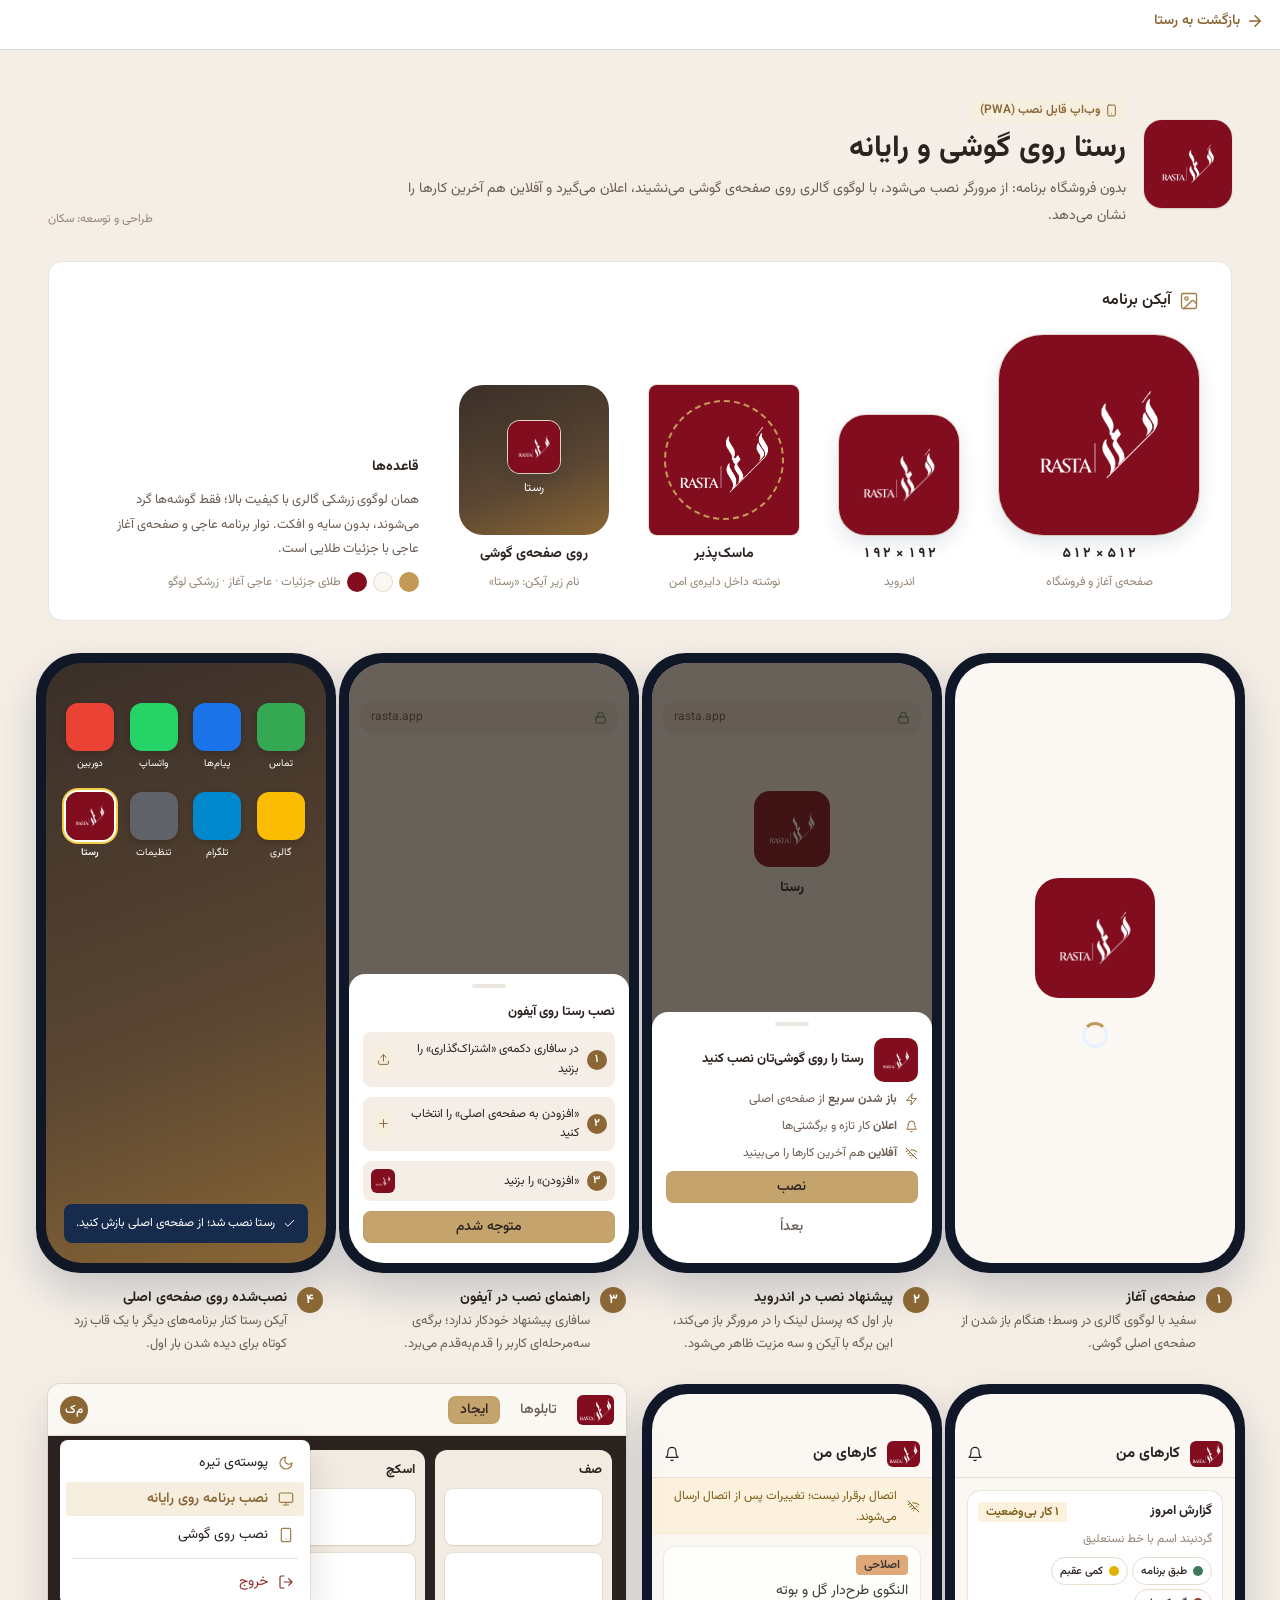
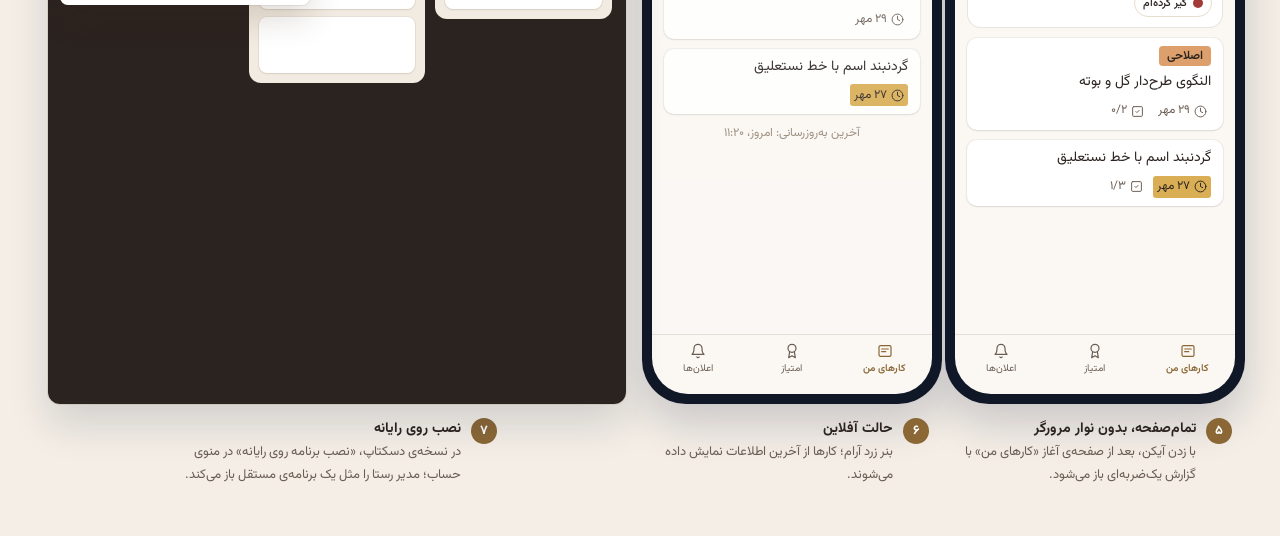
<file: install.html>
<!doctype html>
<html lang="fa" dir="rtl">
<head>
<meta charset="utf-8">
<meta name="viewport" content="width=device-width, initial-scale=1, viewport-fit=cover">
<title>نصب رستا روی گوشی و رایانه</title>
<meta name="description" content="رستا — سامانه‌ی مدیریت کارهای گالری طلای رستا (نسخه‌ی نمایشی)">
<meta name="theme-color" content="#FBF8F4">
<link rel="manifest" href="manifest.webmanifest">
<link rel="icon" type="image/png" sizes="32x32" href="assets/img/favicon-32.png">
<link rel="apple-touch-icon" href="assets/img/apple-touch-icon.png">
<meta name="apple-mobile-web-app-capable" content="yes">
<meta name="mobile-web-app-capable" content="yes">
<meta name="apple-mobile-web-app-title" content="رستا">
<meta name="apple-mobile-web-app-status-bar-style" content="default">
<link rel="preload" href="assets/fonts/Vazirmatn-Variable.woff2" as="font" type="font/woff2" crossorigin>
<link rel="stylesheet" href="assets/app.css?v=0a6b227f">
<style>.pw{padding:48px;display:flex;flex-direction:column;gap:32px;background:var(--sunken);min-height:1900px}
.icons{display:flex;gap:40px;align-items:flex-end;flex-wrap:wrap}
.icon-c{display:flex;flex-direction:column;align-items:center;gap:8px;text-align:center}
.appi{display:block;box-shadow:0 8px 20px rgba(9,30,66,.12),0 0 0 1px var(--line)}
.mask{position:relative;width:150px;height:150px;border-radius:8px;overflow:hidden;box-shadow:0 0 0 1px var(--line)}
.mask-c{position:absolute;inset:15px;border-radius:50%;border:2px dashed #C29A55}
.hs-prev{width:150px;height:150px;border-radius:24px;background:linear-gradient(160deg,#3A2F29,#5A4632 60%,#8A6735);display:flex;flex-direction:column;align-items:center;justify-content:center;gap:6px;color:#fff;font-size:12px}
.sw-dot{width:20px;height:20px;border-radius:50%;display:block}
.phones{display:grid;grid-template-columns:repeat(4,minmax(0,1fr));gap:28px}
.ph-w{margin:0;display:flex;flex-direction:column;gap:14px;align-items:center}
.ph{width:300px;height:620px;border-radius:44px;background:#101828;padding:10px;box-shadow:0 20px 40px rgba(9,30,66,.18)}
.phs{width:100%;height:100%;border-radius:36px;overflow:hidden;background:var(--bg);position:relative;display:flex;flex-direction:column;padding-top:36px}
.phs.splash{align-items:center;justify-content:center;gap:24px;padding-top:0}
.spin{width:26px;height:26px;border-radius:50%;border:3px solid #E9F2FF;border-top-color:#C29A55}
.url{height:36px;margin:0 10px;border-radius:999px;background:var(--btn);display:flex;align-items:center;gap:8px;padding:0 12px;font-size:12px;color:var(--text2)}
.shov{position:absolute;inset:0;background:var(--ov);display:flex;flex-direction:column;justify-content:flex-end}
.shs{background:var(--card);border-radius:16px 16px 0 0;padding:6px 14px 20px;display:flex;flex-direction:column;gap:8px}
.grab{width:34px;height:4px;border-radius:2px;background:var(--btnH);align-self:center;margin:4px 0}
.ben{display:flex;align-items:center;gap:8px;font-size:12px;color:var(--text2)}.ben .ic{color:var(--blue)}
.ios{display:flex;align-items:center;gap:8px;font-size:12px;line-height:1.6;background:var(--sunken);border-radius:8px;padding:8px}
.ios-n{width:20px;height:20px;border-radius:50%;background:var(--blue);color:#fff;display:grid;place-items:center;font-size:11px;font-weight:700;flex:none}
.ios-k{width:26px;height:26px;border-radius:6px;background:var(--blueS);color:var(--blue);display:grid;place-items:center;flex:none}
.home{background:linear-gradient(160deg,#3A2F29,#5A4632 60%,#8A6735);padding:40px 18px 20px}
.hg{display:grid;grid-template-columns:repeat(4,minmax(0,1fr));gap:20px 10px}
.hi{display:flex;flex-direction:column;align-items:center;gap:5px;font-size:10px;color:#fff}.hi i{width:48px;height:48px;border-radius:12px;display:block;box-shadow:0 2px 6px rgba(0,0,0,.18)}.hi b{font-weight:600}
.htoast{margin-top:auto;background:#172B4D;color:#fff;border-radius:8px;padding:10px 12px;font-size:12px;display:flex;align-items:center;gap:8px}
.pab{height:48px;display:flex;align-items:center;gap:10px;padding:0 12px;border-bottom:1px solid var(--border);font-size:15px}
.pcnt{flex:1;padding:12px;display:flex;flex-direction:column;gap:10px;background:var(--bg)}
.pnav{height:60px;border-top:1px solid var(--border);display:flex;padding-bottom:10px}.pnav span{flex:1;display:flex;flex-direction:column;align-items:center;justify-content:center;gap:2px;font-size:10px;color:var(--text2)}.pnav span.on{color:var(--blue);font-weight:600}
.cap{display:flex;gap:10px;align-items:flex-start;max-width:320px;margin:0}
.cap p{font-size:13px;color:var(--text2);line-height:1.8}
.cap-n{width:26px;height:26px;border-radius:50%;background:var(--blue);color:#fff;display:grid;place-items:center;font-weight:700;font-size:13px;flex:none}
.desk{width:100%;height:620px;border-radius:12px;background:var(--bg);box-shadow:0 20px 40px rgba(9,30,66,.14),0 0 0 1px var(--line);overflow:hidden;position:relative;display:flex;flex-direction:column}
.desk-top{height:52px;display:flex;align-items:center;gap:8px;padding:0 12px;border-bottom:1px solid var(--border)}
.desk-b{flex:1;background:#2B2320;display:flex;gap:10px;padding:14px;align-items:flex-start}
.dl{width:200px;background:var(--list);border-radius:12px;padding:10px;display:flex;flex-direction:column;gap:8px}
.dc{height:56px;border-radius:8px;background:var(--card);box-shadow:var(--shCard);display:block}
.dmenu{position:absolute;top:56px;left:12px;width:250px;background:var(--card);border-radius:8px;box-shadow:var(--shPop);padding:6px;display:flex;flex-direction:column;gap:2px}
</style>
</head>
<body class="ui-page">
<nav class="backbar"><a href="./"><svg class="ic" style="width:18px;height:18px" aria-hidden="true"><use href="#i-arrow-r"></use></svg>بازگشت به رستا</a></nav>
<div class="tr" dir="rtl" lang="fa">
<svg class="sprite" aria-hidden="true">
<symbol id="i-home" viewBox="0 0 24 24"><path d="M15 21v-8a1 1 0 0 0-1-1h-4a1 1 0 0 0-1 1v8"></path><path d="M3 10a2 2 0 0 1 .71-1.53l7-6a2 2 0 0 1 2.58 0l7 6A2 2 0 0 1 21 10v9a2 2 0 0 1-2 2H5a2 2 0 0 1-2-2z"></path></symbol>
<symbol id="i-board" viewBox="0 0 24 24"><rect x="3" y="3" width="18" height="18" rx="2"></rect><path d="M8 7v7M12 7v4M16 7v9"></path></symbol>
<symbol id="i-review" viewBox="0 0 24 24"><rect x="8" y="2" width="8" height="4" rx="1"></rect><path d="M16 4h2a2 2 0 0 1 2 2v14a2 2 0 0 1-2 2H6a2 2 0 0 1-2-2V6a2 2 0 0 1 2-2h2"></path><path d="m9 14 2 2 4-4"></path></symbol>
<symbol id="i-plus" viewBox="0 0 24 24"><path d="M5 12h14M12 5v14"></path></symbol>
<symbol id="i-archive" viewBox="0 0 24 24"><rect x="2" y="3" width="20" height="5" rx="1"></rect><path d="M4 8v11a2 2 0 0 0 2 2h12a2 2 0 0 0 2-2V8M10 12h4"></path></symbol>
<symbol id="i-users" viewBox="0 0 24 24"><path d="M16 21v-2a4 4 0 0 0-4-4H6a4 4 0 0 0-4 4v2"></path><circle cx="9" cy="7" r="4"></circle><path d="M22 21v-2a4 4 0 0 0-3-3.87M16 3.13a4 4 0 0 1 0 7.75"></path></symbol>
<symbol id="i-user" viewBox="0 0 24 24"><path d="M19 21v-2a4 4 0 0 0-4-4H9a4 4 0 0 0-4 4v2"></path><circle cx="12" cy="7" r="4"></circle></symbol>
<symbol id="i-user-plus" viewBox="0 0 24 24"><path d="M16 21v-2a4 4 0 0 0-4-4H6a4 4 0 0 0-4 4v2"></path><circle cx="9" cy="7" r="4"></circle><path d="M19 8v6M22 11h-6"></path></symbol>
<symbol id="i-chart" viewBox="0 0 24 24"><path d="M3 3v16a2 2 0 0 0 2 2h16M18 17V9M13 17V5M8 17v-3"></path></symbol>
<symbol id="i-settings" viewBox="0 0 24 24"><path d="M12.22 2h-.44a2 2 0 0 0-2 2v.18a2 2 0 0 1-1 1.73l-.43.25a2 2 0 0 1-2 0l-.15-.08a2 2 0 0 0-2.73.73l-.22.38a2 2 0 0 0 .73 2.73l.15.1a2 2 0 0 1 1 1.72v.51a2 2 0 0 1-1 1.74l-.15.09a2 2 0 0 0-.73 2.73l.22.38a2 2 0 0 0 2.73.73l.15-.08a2 2 0 0 1 2 0l.43.25a2 2 0 0 1 1 1.73V20a2 2 0 0 0 2 2h.44a2 2 0 0 0 2-2v-.18a2 2 0 0 1 1-1.73l.43-.25a2 2 0 0 1 2 0l.15.08a2 2 0 0 0 2.73-.73l.22-.39a2 2 0 0 0-.73-2.73l-.15-.08a2 2 0 0 1-1-1.74v-.5a2 2 0 0 1 1-1.74l.15-.09a2 2 0 0 0 .73-2.73l-.22-.38a2 2 0 0 0-2.73-.73l-.15.08a2 2 0 0 1-2 0l-.43-.25a2 2 0 0 1-1-1.73V4a2 2 0 0 0-2-2z"></path><circle cx="12" cy="12" r="3"></circle></symbol>
<symbol id="i-search" viewBox="0 0 24 24"><circle cx="11" cy="11" r="8"></circle><path d="m21 21-4.3-4.3"></path></symbol>
<symbol id="i-bell" viewBox="0 0 24 24"><path d="M6 8a6 6 0 0 1 12 0c0 7 3 9 3 9H3s3-2 3-9M10.3 21a1.94 1.94 0 0 0 3.4 0"></path></symbol>
<symbol id="i-lock" viewBox="0 0 24 24"><rect x="3" y="11" width="18" height="11" rx="2"></rect><path d="M7 11V7a5 5 0 0 1 10 0v4"></path></symbol>
<symbol id="i-phone" viewBox="0 0 24 24"><path d="M22 16.92v3a2 2 0 0 1-2.18 2 19.79 19.79 0 0 1-8.63-3.07 19.5 19.5 0 0 1-6-6 19.79 19.79 0 0 1-3.07-8.67A2 2 0 0 1 4.11 2h3a2 2 0 0 1 2 1.72c.13.96.36 1.9.7 2.81a2 2 0 0 1-.45 2.11L8.09 9.91a16 16 0 0 0 6 6l1.27-1.27a2 2 0 0 1 2.11-.45c.91.34 1.85.57 2.81.7A2 2 0 0 1 22 16.92z"></path></symbol>
<symbol id="i-store" viewBox="0 0 24 24"><path d="M3 9 4.5 4h15L21 9M3 9h18M5 9v11h14V9M10 20v-5h4v5"></path></symbol>
<symbol id="i-wa" viewBox="0 0 24 24"><path d="M7.9 20A9 9 0 1 0 4 16.1L2 22Z"></path></symbol>
<symbol id="i-tg" viewBox="0 0 24 24"><path d="m22 2-7 20-4-9-9-4Z"></path><path d="M22 2 11 13"></path></symbol>
<symbol id="i-bale" viewBox="0 0 24 24"><path d="M21 15a2 2 0 0 1-2 2H7l-4 4V5a2 2 0 0 1 2-2h14a2 2 0 0 1 2 2z"></path></symbol>
<symbol id="i-rub" viewBox="0 0 24 24"><path d="M14 9a2 2 0 0 1-2 2H6l-4 4V4a2 2 0 0 1 2-2h8a2 2 0 0 1 2 2z"></path><path d="M18 9h2a2 2 0 0 1 2 2v11l-4-4h-6a2 2 0 0 1-2-2v-1"></path></symbol>
<symbol id="i-globe" viewBox="0 0 24 24"><circle cx="12" cy="12" r="10"></circle><path d="M12 2a14.5 14.5 0 0 0 0 20 14.5 14.5 0 0 0 0-20M2 12h20"></path></symbol>
<symbol id="i-link" viewBox="0 0 24 24"><path d="M10 13a5 5 0 0 0 7.54.54l3-3a5 5 0 0 0-7.07-7.07l-1.72 1.71"></path><path d="M14 11a5 5 0 0 0-7.54-.54l-3 3a5 5 0 0 0 7.07 7.07l1.71-1.71"></path></symbol>
<symbol id="i-download" viewBox="0 0 24 24"><path d="M21 15v4a2 2 0 0 1-2 2H5a2 2 0 0 1-2-2v-4M7 10l5 5 5-5M12 15V3"></path></symbol>
<symbol id="i-upload" viewBox="0 0 24 24"><path d="M21 15v4a2 2 0 0 1-2 2H5a2 2 0 0 1-2-2v-4M17 8l-5-5-5 5M12 3v12"></path></symbol>
<symbol id="i-camera" viewBox="0 0 24 24"><path d="M14.5 4h-5L7 7H4a2 2 0 0 0-2 2v9a2 2 0 0 0 2 2h16a2 2 0 0 0 2-2V9a2 2 0 0 0-2-2h-3l-2.5-3z"></path><circle cx="12" cy="13" r="3"></circle></symbol>
<symbol id="i-image" viewBox="0 0 24 24"><rect x="3" y="3" width="18" height="18" rx="2"></rect><circle cx="9" cy="9" r="2"></circle><path d="m21 15-3.09-3.09a2 2 0 0 0-2.82 0L6 21"></path></symbol>
<symbol id="i-clip" viewBox="0 0 24 24"><path d="m21.44 11.05-9.19 9.19a6 6 0 0 1-8.49-8.49l8.57-8.57A4 4 0 1 1 18 8.84l-8.59 8.57a2 2 0 0 1-2.83-2.83l8.49-8.48"></path></symbol>
<symbol id="i-mic" viewBox="0 0 24 24"><path d="M12 2a3 3 0 0 0-3 3v7a3 3 0 0 0 6 0V5a3 3 0 0 0-3-3Z"></path><path d="M19 10v2a7 7 0 0 1-14 0v-2M12 19v3"></path></symbol>
<symbol id="i-play" viewBox="0 0 24 24"><path d="M7 4.5v15l12-7.5z"></path></symbol>
<symbol id="i-pause" viewBox="0 0 24 24"><rect x="6" y="4.5" width="4" height="15" rx="1"></rect><rect x="14" y="4.5" width="4" height="15" rx="1"></rect></symbol>
<symbol id="i-pause-c" viewBox="0 0 24 24"><circle cx="12" cy="12" r="10"></circle><path d="M10 15V9M14 15V9"></path></symbol>
<symbol id="i-check" viewBox="0 0 24 24"><path d="M20 6 9 17l-5-5"></path></symbol>
<symbol id="i-check-c" viewBox="0 0 24 24"><circle cx="12" cy="12" r="10"></circle><path d="m9 12 2 2 4-4"></path></symbol>
<symbol id="i-check-sq" viewBox="0 0 24 24"><rect x="3" y="3" width="18" height="18" rx="2"></rect><path d="m9 12 2 2 4-4"></path></symbol>
<symbol id="i-x" viewBox="0 0 24 24"><path d="M18 6 6 18M6 6l12 12"></path></symbol>
<symbol id="i-alert" viewBox="0 0 24 24"><path d="m21.73 18-8-14a2 2 0 0 0-3.48 0l-8 14A2 2 0 0 0 4 21h16a2 2 0 0 0 1.73-3"></path><path d="M12 9v4M12 17h.01"></path></symbol>
<symbol id="i-clock" viewBox="0 0 24 24"><circle cx="12" cy="12" r="10"></circle><path d="M12 6v6l4 2"></path></symbol>
<symbol id="i-cal" viewBox="0 0 24 24"><rect x="3" y="4" width="18" height="18" rx="2"></rect><path d="M16 2v4M8 2v4M3 10h18"></path></symbol>
<symbol id="i-zap" viewBox="0 0 24 24"><path d="M13 2 3 14h9l-1 8 10-12h-9l1-8z"></path></symbol>
<symbol id="i-more" viewBox="0 0 24 24"><circle cx="12" cy="12" r="1"></circle><circle cx="19" cy="12" r="1"></circle><circle cx="5" cy="12" r="1"></circle></symbol>
<symbol id="i-pen-sm" viewBox="0 0 24 24"><path d="M17 3a2.85 2.83 0 1 1 4 4L7.5 20.5 2 22l1.5-5.5Z"></path></symbol>
<symbol id="i-arrow-r" viewBox="0 0 24 24"><path d="M5 12h14M12 5l7 7-7 7"></path></symbol>
<symbol id="i-arrow-l" viewBox="0 0 24 24"><path d="M19 12H5M12 19l-7-7 7-7"></path></symbol>
<symbol id="i-chev-l" viewBox="0 0 24 24"><path d="m15 18-6-6 6-6"></path></symbol>
<symbol id="i-chev-r" viewBox="0 0 24 24"><path d="m9 18 6-6-6-6"></path></symbol>
<symbol id="i-chev-d" viewBox="0 0 24 24"><path d="m6 9 6 6 6-6"></path></symbol>
<symbol id="i-chev-u" viewBox="0 0 24 24"><path d="m18 15-6-6-6 6"></path></symbol>
<symbol id="i-move" viewBox="0 0 24 24"><path d="M8 3 4 7l4 4M4 7h16M16 21l4-4-4-4M20 17H4"></path></symbol>
<symbol id="i-undo" viewBox="0 0 24 24"><path d="M3 12a9 9 0 1 0 9-9 9.75 9.75 0 0 0-6.74 2.74L3 8"></path><path d="M3 3v5h5"></path></symbol>
<symbol id="i-return" viewBox="0 0 24 24"><path d="M9 14 4 9l5-5"></path><path d="M4 9h10.5a5.5 5.5 0 0 1 0 11H11"></path></symbol>
<symbol id="i-trash" viewBox="0 0 24 24"><path d="M3 6h18M19 6v14c0 1-1 2-2 2H7c-1 0-2-1-2-2V6M8 6V4c0-1 1-2 2-2h4c1 0 2 1 2 2v2"></path></symbol>
<symbol id="i-ban" viewBox="0 0 24 24"><circle cx="12" cy="12" r="10"></circle><path d="m4.9 4.9 14.2 14.2"></path></symbol>
<symbol id="i-msg" viewBox="0 0 24 24"><path d="M7.9 20A9 9 0 1 0 4 16.1L2 22Z"></path></symbol>
<symbol id="i-desc" viewBox="0 0 24 24"><path d="M3 6h18M3 12h18M3 18h12"></path></symbol>
<symbol id="i-act" viewBox="0 0 24 24"><path d="M3 6h18M3 12h12M3 18h7"></path></symbol>
<symbol id="i-card" viewBox="0 0 24 24"><rect x="3" y="4" width="18" height="16" rx="2"></rect><path d="M7 9h10M7 13h6"></path></symbol>
<symbol id="i-tag" viewBox="0 0 24 24"><path d="M12.59 2.59A2 2 0 0 0 11.17 2H4a2 2 0 0 0-2 2v7.17a2 2 0 0 0 .59 1.42l8.7 8.7a2.43 2.43 0 0 0 3.42 0l6.58-6.58a2.43 2.43 0 0 0 0-3.42z"></path><circle cx="7.5" cy="7.5" r=".5"></circle></symbol>
<symbol id="i-filter" viewBox="0 0 24 24"><path d="M22 3H2l8 9.46V19l4 2v-8.54L22 3z"></path></symbol>
<symbol id="i-table" viewBox="0 0 24 24"><rect x="3" y="3" width="18" height="18" rx="2"></rect><path d="M3 9h18M3 15h18M9 3v18"></path></symbol>
<symbol id="i-star" viewBox="0 0 24 24"><path d="M12 2l3.09 6.26L22 9.27l-5 4.87 1.18 6.88L12 17.77l-6.18 3.25L7 14.14 2 9.27l6.91-1.01L12 2z"></path></symbol>
<symbol id="i-award" viewBox="0 0 24 24"><circle cx="12" cy="8" r="6"></circle><path d="M15.48 12.89 17 22l-5-3-5 3 1.52-9.11"></path></symbol>
<symbol id="i-flag" viewBox="0 0 24 24"><path d="M4 15s1-1 4-1 5 2 8 2 4-1 4-1V3s-1 1-4 1-5-2-8-2-4 1-4 1zM4 22v-7"></path></symbol>
<symbol id="i-eye" viewBox="0 0 24 24"><path d="M2 12s3-7 10-7 10 7 10 7-3 7-10 7-10-7-10-7Z"></path><circle cx="12" cy="12" r="3"></circle></symbol>
<symbol id="i-compare" viewBox="0 0 24 24"><circle cx="18" cy="18" r="3"></circle><circle cx="6" cy="6" r="3"></circle><path d="M13 6h3a2 2 0 0 1 2 2v7M11 18H8a2 2 0 0 1-2-2V9"></path></symbol>
<symbol id="i-wifi-off" viewBox="0 0 24 24"><path d="M12 20h.01M8.5 16.43a5 5 0 0 1 7 0M5 12.86a10 10 0 0 1 5.17-2.69M19 12.86a10 10 0 0 0-2-1.52M2 8.82a15 15 0 0 1 4.18-2.64M22 8.82a15 15 0 0 0-11.29-3.76M2 2l20 20"></path></symbol>
<symbol id="i-refresh" viewBox="0 0 24 24"><path d="M3 12a9 9 0 0 1 9-9 9.75 9.75 0 0 1 6.74 2.74L21 8"></path><path d="M21 3v5h-5M21 12a9 9 0 0 1-9 9 9.75 9.75 0 0 1-6.74-2.74L3 16"></path><path d="M8 16H3v5"></path></symbol>
<symbol id="i-moon" viewBox="0 0 24 24"><path d="M12 3a6 6 0 0 0 9 9 9 9 0 1 1-9-9Z"></path></symbol>
<symbol id="i-sun" viewBox="0 0 24 24"><circle cx="12" cy="12" r="4"></circle><path d="M12 2v2M12 20v2M4.93 4.93l1.41 1.41M17.66 17.66l1.41 1.41M2 12h2M20 12h2M6.34 17.66l-1.41 1.41M19.07 4.93l-1.41 1.41"></path></symbol>
<symbol id="i-logout" viewBox="0 0 24 24"><path d="M9 21H5a2 2 0 0 1-2-2V5a2 2 0 0 1 2-2h4M16 17l5-5-5-5M21 12H9"></path></symbol>
<symbol id="i-monitor" viewBox="0 0 24 24"><rect x="2" y="3" width="20" height="14" rx="2"></rect><path d="M8 21h8M12 17v4"></path></symbol>
<symbol id="i-mobile" viewBox="0 0 24 24"><rect x="5" y="2" width="14" height="20" rx="2"></rect><path d="M12 18h.01"></path></symbol>
<symbol id="i-tools" viewBox="0 0 24 24"><path d="M14.7 6.3a1 1 0 0 0 0 1.4l1.6 1.6a1 1 0 0 0 1.4 0l3.77-3.77a6 6 0 0 1-7.94 7.94l-6.91 6.91a2.12 2.12 0 0 1-3-3l6.91-6.91a6 6 0 0 1 7.94-7.94l-3.76 3.76z"></path></symbol>
<symbol id="i-layers" viewBox="0 0 24 24"><path d="m12.83 2.18a2 2 0 0 0-1.66 0L2.6 6.08a1 1 0 0 0 0 1.83l8.58 3.91a2 2 0 0 0 1.66 0l8.58-3.9a1 1 0 0 0 0-1.83Z"></path><path d="m22 17.65-9.17 4.16a2 2 0 0 1-1.66 0L2 17.65M22 12.65l-9.17 4.16a2 2 0 0 1-1.66 0L2 12.65"></path></symbol>
<symbol id="i-send" viewBox="0 0 24 24"><path d="m22 2-7 20-4-9-9-4Z"></path></symbol>
<symbol id="i-sms" viewBox="0 0 24 24"><path d="M21 15a2 2 0 0 1-2 2H7l-4 4V5a2 2 0 0 1 2-2h14a2 2 0 0 1 2 2z"></path><path d="M8 10h.01M12 10h.01M16 10h.01"></path></symbol>
<symbol id="i-sliders" viewBox="0 0 24 24"><path d="M21 4h-7M10 4H3M21 12h-9M8 12H3M21 20h-5M12 20H3M14 2v4M8 10v4M16 18v4"></path></symbol>
<symbol id="i-shield" viewBox="0 0 24 24"><path d="M20 13c0 5-3.5 7.5-7.66 8.95a1 1 0 0 1-.67-.01C7.5 20.5 4 18 4 13V6a1 1 0 0 1 1-1c2 0 4.5-1.2 6.24-2.72a1.17 1.17 0 0 1 1.52 0C14.51 3.81 17 5 19 5a1 1 0 0 1 1 1z"></path><path d="m9 12 2 2 4-4"></path></symbol>
<symbol id="i-report" viewBox="0 0 24 24"><path d="M15 2H6a2 2 0 0 0-2 2v16a2 2 0 0 0 2 2h12a2 2 0 0 0 2-2V7Z"></path><path d="M14 2v4a2 2 0 0 0 2 2h4M8 13h8M8 17h5"></path></symbol>
<symbol id="i-circle" viewBox="0 0 24 24"><circle cx="12" cy="12" r="8.5"></circle></symbol>
<symbol id="i-arrow-ne" viewBox="0 0 24 24"><path d="M7 17 17 7M8 7h9v9"></path></symbol>
<symbol id="i-forward" viewBox="0 0 24 24"><path d="M5 4l10 8-10 8z"></path><path d="M19 5v14"></path></symbol>
<symbol id="i-team" viewBox="0 0 24 24"><circle cx="12" cy="8" r="3"></circle><circle cx="5" cy="10" r="2"></circle><circle cx="19" cy="10" r="2"></circle><path d="M7 20v-1a5 5 0 0 1 10 0v1M2 19v-.5A3 3 0 0 1 5 15.5M22 19v-.5a3 3 0 0 0-3-3"></path></symbol>
<symbol id="i-hourglass" viewBox="0 0 24 24"><path d="M5 22h14M5 2h14M17 22v-4.17a2 2 0 0 0-.59-1.42L12 12l-4.41 4.41A2 2 0 0 0 7 17.83V22M7 2v4.17a2 2 0 0 0 .59 1.42L12 12l4.41-4.41A2 2 0 0 0 17 6.17V2"></path></symbol>
<symbol id="a-ring" viewBox="0 0 120 120"><path d="M30 78a30 30 0 1 0 60 0a30 30 0 1 0-60 0zM36 78a24 24 0 1 0 48 0a24 24 0 1 0-48 0z"></path><path d="M50 22h20l7 9-17 15-17-15z"></path><path d="M43 31h34M54 22l-3 9 9 15 9-15-3-9"></path><path d="M46 36l3 12M74 36l-3 12"></path></symbol>
<symbol id="a-band" viewBox="0 0 120 120"><path d="M30 78a30 30 0 1 0 60 0a30 30 0 1 0-60 0zM37 78a23 23 0 1 0 46 0a23 23 0 1 0-46 0z"></path><path d="M44 40h32a7 7 0 0 1 7 7v7H37v-7a7 7 0 0 1 7-7z"></path><path d="M51 47a9 4 0 1 0 18 0a9 4 0 1 0-18 0z"></path></symbol>
<symbol id="a-necklace" viewBox="0 0 120 120"><path d="M20 14c0 36 16 58 40 60c24-2 40-24 40-60"></path><path d="M28 14c0 31 13 50 32 52c19-2 32-21 32-52"></path><path d="M60 74l-9 13a11 11 0 1 0 18 0z"></path><path d="M60 83l-4 6 4 5 4-5z"></path></symbol>
<symbol id="a-hoops" viewBox="0 0 120 120"><path d="M22 66a18 23 0 1 0 36 0a18 23 0 1 0-36 0zM27 66a13 18 0 1 0 26 0a13 18 0 1 0-26 0z"></path><path d="M62 66a18 23 0 1 0 36 0a18 23 0 1 0-36 0zM67 66a13 18 0 1 0 26 0a13 18 0 1 0-26 0z"></path><path d="M40 43v-12M80 43v-12"></path><path d="M37 28a3 3 0 1 0 6 0a3 3 0 1 0-6 0zM77 28a3 3 0 1 0 6 0a3 3 0 1 0-6 0z"></path></symbol>
<symbol id="a-drops" viewBox="0 0 120 120"><path d="M40 18c-7 0-7 11 0 11v11M80 18c-7 0-7 11 0 11v11"></path><path d="M40 40l-11 20a11 11 0 1 0 22 0zM80 40l-11 20a11 11 0 1 0 22 0z"></path><path d="M40 56l-4 6 4 5 4-5zM80 56l-4 6 4 5 4-5z"></path></symbol>
<symbol id="a-bracelet" viewBox="0 0 120 120"><path d="M14 58a46 22 0 1 0 92 0a46 22 0 1 0-92 0z"></path><path d="M20 58a40 17 0 1 0 80 0a40 17 0 1 0-80 0z"></path><path d="M40 72h40a8 8 0 0 1 0 16H40a8 8 0 0 1 0-16z"></path><path d="M47 81c3-5 5 3 8-1s4-4 6 0 4 2 6-2 3 2 6 0"></path></symbol>
<symbol id="a-bangle" viewBox="0 0 120 120"><path d="M12 60a48 26 0 1 0 96 0a48 26 0 1 0-96 0zM20 60a40 19 0 1 0 80 0a40 19 0 1 0-80 0z"></path><path d="M30 81c3 4 7 4 9 0s6-4 9 0 6 4 9 0 6-4 9 0 6 4 9 0 6-4 9 0"></path><path d="M24 70c4 2 6-2 9 1M87 71c3-3 5 1 9-1"></path></symbol>
<symbol id="a-coin" viewBox="0 0 120 120"><path d="M38 10l22 28 22-28"></path><path d="M55 38h10v7H55z"></path><path d="M33 72a27 27 0 1 0 54 0a27 27 0 1 0-54 0zM40 72a20 20 0 1 0 40 0a20 20 0 1 0-40 0z"></path><path d="M60 59l3.5 8.5L72 64l-3.5 8L72 80l-8.5-3.5L60 85l-3.5-8.5L48 80l3.5-8L48 64l8.5 3.5z"></path></symbol>
<symbol id="a-set" viewBox="0 0 120 120"><path d="M26 12c0 32 14 48 34 50c20-2 34-18 34-50"></path><path d="M60 62l-6 9a7 7 0 1 0 12 0zM44 56l-4 7a5 5 0 1 0 8 0zM76 56l-4 7a5 5 0 1 0 8 0z"></path><path d="M18 86v7M18 93l-6 9a6 6 0 1 0 12 0zM102 86v7M102 93l-6 9a6 6 0 1 0 12 0z"></path></symbol>
<symbol id="a-pendant" viewBox="0 0 120 120"><path d="M42 8l18 26 18-26"></path><path d="M57 34h6v6h-6z"></path><path d="M70 50a22 22 0 1 0 6 30a17 17 0 1 1-6-30z"></path><path d="M76 60l2 4.5 4.8.7-3.5 3.4.8 4.8-4.1-2.3-4.3 2.3.8-4.8-3.5-3.4 4.8-.7z"></path></symbol>
<symbol id="a-butterfly" viewBox="0 0 120 120"><path d="M28 12c6 26 18 36 32 38c14-2 26-12 32-38"></path><path d="M60 62c-8-18-30-24-34-12s10 22 34 12zM60 62c8-18 30-24 34-12s-10 22-34 12z"></path><path d="M60 64c-6 10-22 22-28 14s8-16 28-14zM60 64c6 10 22 22 28 14s-8-16-28-14z"></path><path d="M60 52v26"></path></symbol>
<symbol id="a-photo" viewBox="0 0 120 120"><path d="M22 36h18l7-10h26l7 10h18a6 6 0 0 1 6 6v46a6 6 0 0 1-6 6H22a6 6 0 0 1-6-6V42a6 6 0 0 1 6-6z"></path><path d="M44 64a16 16 0 1 0 32 0a16 16 0 1 0-32 0z"></path><path d="M52 64a8 8 0 1 0 16 0a8 8 0 1 0-16 0z"></path></symbol>
<symbol id="a-post" viewBox="0 0 120 120"><path d="M26 18h68a6 6 0 0 1 6 6v72a6 6 0 0 1-6 6H26a6 6 0 0 1-6-6V24a6 6 0 0 1 6-6z"></path><path d="M20 74l22-20 18 16 14-12 26 22"></path><path d="M70 40a7 7 0 1 0 14 0a7 7 0 1 0-14 0z"></path></symbol>
<symbol id="a-reel" viewBox="0 0 120 120"><path d="M38 12h44a8 8 0 0 1 8 8v80a8 8 0 0 1-8 8H38a8 8 0 0 1-8-8V20a8 8 0 0 1 8-8z"></path><path d="M52 48v24l20-12z"></path><path d="M30 28h60M30 92h60"></path></symbol>
<symbol id="e-tasks" viewBox="0 0 96 96"><rect x="20" y="14" width="56" height="70" rx="6"></rect><path d="M36 10h24v10H36z"></path><path d="M32 40h32M32 52h24M32 64h28"></path></symbol>
<symbol id="lg-mark" viewBox="506 277 293 442"><path fill="currentColor" fill-rule="evenodd" d="M554.8 689.2C555.0 687.6 556.0 684.4 557.1 682.0C559.0 677.7 559.0 677.6 558.8 666.4C558.6 655.2 558.6 655.2 555.6 647.4C552.5 639.7 547.3 629.7 544.0 625.3C543.0 624.0 541.0 620.9 539.5 618.3C535.4 611.1 532.4 606.1 529.4 601.3C523.5 591.9 519.4 582.7 518.2 576.0C515.6 561.4 517.3 549.2 523.8 535.8C527.1 529.0 528.2 527.4 531.4 524.6C537.5 519.3 539.9 520.8 537.6 528.5C535.8 534.7 536.0 540.0 538.6 547.5C539.8 551.0 541.7 555.2 542.8 556.8C544.0 558.4 546.0 561.5 547.3 563.8C551.2 570.6 555.9 578.4 564.9 593.1C569.0 600.0 572.5 606.4 573.0 608.0C573.3 608.9 574.8 612.4 576.4 615.7C578.8 620.8 579.4 623.0 580.7 631.2C582.2 640.6 582.2 640.8 581.0 646.2C580.3 649.2 579.7 654.6 579.7 658.3C579.6 664.5 579.4 665.3 577.5 669.0C573.7 676.1 558.7 692.0 555.8 692.0C554.7 692.0 554.6 691.6 554.8 689.2ZM594.0 649.1C594.0 648.7 595.1 646.1 596.4 643.3C597.7 640.6 599.4 636.2 600.1 633.7C602.4 624.8 601.3 609.0 597.9 603.4C597.0 602.0 595.4 599.3 594.3 597.3C593.2 595.4 591.1 592.2 589.6 590.1C588.2 588.0 584.9 582.9 582.4 578.7C579.9 574.4 577.1 570.2 576.3 569.2C575.5 568.2 574.1 565.7 573.4 563.7C572.6 561.6 571.2 558.5 570.3 556.6C567.2 550.5 567.5 542.6 571.1 535.7C572.1 533.8 573.0 530.8 573.2 528.6C573.5 524.8 573.5 524.8 571.3 524.4C568.4 523.8 567.6 523.2 564.5 519.1C561.8 515.5 561.0 513.2 560.3 506.8C559.7 501.8 558.9 500.6 555.6 499.7C553.0 498.9 553.0 498.9 553.2 489.0C553.5 478.2 552.8 472.5 550.7 468.7C550.0 467.4 548.0 463.8 546.3 460.7C544.6 457.6 542.0 453.0 540.5 450.6C538.9 448.1 536.1 443.5 534.1 440.3C532.1 437.0 528.9 431.9 526.9 428.9C522.0 421.5 514.4 406.5 513.3 402.0C512.1 397.5 512.2 376.7 513.4 371.7C513.8 369.9 516.0 364.8 518.3 360.4C524.2 348.8 529.5 342.0 532.8 342.0C534.3 342.0 534.4 344.7 533.0 354.1C531.8 362.2 532.5 369.9 534.9 374.7C537.6 380.0 541.8 387.1 543.5 389.4C544.4 390.7 546.0 393.3 547.0 395.3C548.0 397.3 549.4 399.6 550.0 400.3C550.7 401.1 552.3 403.8 553.7 406.3C555.0 408.9 556.6 411.6 557.3 412.3C560.4 416.0 567.1 428.7 569.5 435.8C571.9 442.9 572.1 444.2 572.5 452.9C572.9 463.0 572.3 466.2 567.6 479.5C566.7 482.0 566.0 485.1 566.0 486.4C566.0 488.7 566.0 488.7 570.8 488.5C575.7 488.3 575.7 488.3 577.7 485.2C578.8 483.5 580.9 480.8 582.3 479.1C583.8 477.5 585.7 475.2 586.6 474.0C588.3 471.8 592.5 469.3 594.6 469.3C596.2 469.3 597.0 470.8 597.5 474.6C597.8 476.4 598.6 478.4 599.8 479.9C605.2 486.6 606.7 489.0 607.6 492.1C609.3 497.7 608.4 499.8 600.5 507.6C595.0 513.1 593.4 515.2 591.6 519.2C587.4 528.3 587.4 528.4 591.2 536.3C593.1 540.0 595.3 544.0 596.2 545.1C597.0 546.1 598.5 548.2 599.3 549.7C600.2 551.1 601.9 553.5 603.0 555.0C604.2 556.5 605.7 558.6 606.3 559.8C606.9 561.0 608.3 563.0 609.4 564.3C611.4 566.6 614.4 571.9 618.7 580.7C625.8 595.5 625.5 594.4 626.0 601.6C626.3 605.3 627.0 609.5 627.6 610.9C628.2 612.3 628.7 614.1 628.7 614.8C628.7 617.5 625.7 621.7 619.9 627.3C616.5 630.4 612.2 635.0 610.3 637.4C604.3 644.9 594.0 652.3 594.0 649.1ZM734.7 503.4C734.7 502.7 735.6 501.3 736.7 500.2C739.3 497.6 743.0 483.5 742.4 478.3C741.4 470.0 738.1 462.9 729.5 450.7C722.0 440.1 716.2 426.4 716.9 421.1C717.1 419.6 717.6 415.0 717.9 411.0C718.8 400.8 721.8 392.6 726.0 389.1C729.8 385.9 731.6 386.9 732.8 392.9C733.3 395.6 734.2 397.7 735.8 399.6C737.0 401.1 738.8 403.8 739.7 405.7C740.7 407.5 742.2 409.9 743.1 410.9C744.0 412.0 745.3 414.0 746.0 415.4C746.7 416.8 749.8 421.1 752.7 425.1C755.7 429.0 759.3 434.5 760.6 437.3C762.0 440.1 763.6 443.3 764.3 444.5C766.7 449.0 767.3 463.2 765.4 469.9C764.4 473.2 758.3 482.4 754.0 487.1C751.9 489.3 749.2 492.5 748.1 494.1C746.9 495.8 744.8 497.8 743.4 498.6C742.0 499.4 740.0 501.0 739.0 502.3C737.1 504.9 734.7 505.5 734.7 503.4ZM771.3 478.1C771.3 477.4 771.8 475.4 772.3 473.7C773.7 468.9 774.3 455.9 773.4 450.1C772.7 446.2 772.1 444.7 770.0 442.0C768.4 440.1 767.0 437.3 766.4 435.0C765.8 432.6 764.6 430.3 763.5 429.1C762.4 427.9 760.7 425.6 759.7 424.0C758.7 422.3 757.1 420.2 756.3 419.3C755.5 418.4 754.3 416.3 753.6 414.7C753.0 413.0 751.7 410.7 750.8 409.4C749.2 407.2 746.9 403.3 741.0 392.5C739.4 389.7 737.2 386.6 736.1 385.6C734.5 384.3 734.0 383.3 734.0 381.5C734.0 380.1 733.6 375.8 733.2 371.9C732.6 366.4 732.6 362.7 733.1 356.4C733.8 348.7 734.1 347.7 736.9 341.8C738.6 338.3 740.0 335.2 740.0 335.0C740.0 334.1 746.7 323.9 748.6 321.8C750.5 319.7 753.8 319.3 754.5 321.1C754.7 321.7 754.4 324.4 753.8 327.3C751.8 336.5 752.6 345.6 756.0 352.1C756.8 353.6 759.3 357.8 761.5 361.4C763.8 365.0 766.5 369.3 767.5 371.1C768.5 372.9 770.0 375.3 770.9 376.5C771.7 377.7 774.1 381.7 776.3 385.5C778.4 389.2 781.2 393.9 782.4 395.8C786.2 401.7 791.1 412.2 792.1 416.3C793.5 422.5 793.3 443.2 791.7 448.3C791.1 450.5 790.2 452.7 789.9 453.1C789.5 453.6 788.4 456.2 787.3 459.0C785.7 463.3 783.6 467.4 778.9 475.2C776.9 478.4 771.3 480.6 771.3 478.1ZM748.0 295.8C748.0 293.5 750.9 288.4 752.6 287.6C754.6 286.6 756.9 287.4 757.2 289.1C757.3 290.0 756.2 291.6 753.7 293.9C749.8 297.6 748.0 298.2 748.0 295.8Z"/><line x1="540.0" y1="713.0" x2="773.0" y2="480.0" stroke="currentColor" stroke-width="4.6" stroke-linecap="round"/><line x1="757.0" y1="283.0" x2="717.0" y2="337.0" stroke="currentColor" stroke-width="4.2" stroke-linecap="round"/></symbol>
<symbol id="lg-full" viewBox="190 255 620 480"><path fill="currentColor" fill-rule="evenodd" d="M554.8 689.2C555.0 687.6 556.0 684.4 557.1 682.0C559.0 677.7 559.0 677.6 558.8 666.4C558.6 655.2 558.6 655.2 555.6 647.4C552.5 639.7 547.3 629.7 544.0 625.3C543.0 624.0 541.0 620.9 539.5 618.3C535.4 611.1 532.4 606.1 529.4 601.3C523.5 591.9 519.4 582.7 518.2 576.0C515.6 561.4 517.3 549.2 523.8 535.8C527.1 529.0 528.2 527.4 531.4 524.6C537.5 519.3 539.9 520.8 537.6 528.5C535.8 534.7 536.0 540.0 538.6 547.5C539.8 551.0 541.7 555.2 542.8 556.8C544.0 558.4 546.0 561.5 547.3 563.8C551.2 570.6 555.9 578.4 564.9 593.1C569.0 600.0 572.5 606.4 573.0 608.0C573.3 608.9 574.8 612.4 576.4 615.7C578.8 620.8 579.4 623.0 580.7 631.2C582.2 640.6 582.2 640.8 581.0 646.2C580.3 649.2 579.7 654.6 579.7 658.3C579.6 664.5 579.4 665.3 577.5 669.0C573.7 676.1 558.7 692.0 555.8 692.0C554.7 692.0 554.6 691.6 554.8 689.2ZM594.0 649.1C594.0 648.7 595.1 646.1 596.4 643.3C597.7 640.6 599.4 636.2 600.1 633.7C602.4 624.8 601.3 609.0 597.9 603.4C597.0 602.0 595.4 599.3 594.3 597.3C593.2 595.4 591.1 592.2 589.6 590.1C588.2 588.0 584.9 582.9 582.4 578.7C579.9 574.4 577.1 570.2 576.3 569.2C575.5 568.2 574.1 565.7 573.4 563.7C572.6 561.6 571.2 558.5 570.3 556.6C567.2 550.5 567.5 542.6 571.1 535.7C572.1 533.8 573.0 530.8 573.2 528.6C573.5 524.8 573.5 524.8 571.3 524.4C568.4 523.8 567.6 523.2 564.5 519.1C561.8 515.5 561.0 513.2 560.3 506.8C559.7 501.8 558.9 500.6 555.6 499.7C553.0 498.9 553.0 498.9 553.2 489.0C553.5 478.2 552.8 472.5 550.7 468.7C550.0 467.4 548.0 463.8 546.3 460.7C544.6 457.6 542.0 453.0 540.5 450.6C538.9 448.1 536.1 443.5 534.1 440.3C532.1 437.0 528.9 431.9 526.9 428.9C522.0 421.5 514.4 406.5 513.3 402.0C512.1 397.5 512.2 376.7 513.4 371.7C513.8 369.9 516.0 364.8 518.3 360.4C524.2 348.8 529.5 342.0 532.8 342.0C534.3 342.0 534.4 344.7 533.0 354.1C531.8 362.2 532.5 369.9 534.9 374.7C537.6 380.0 541.8 387.1 543.5 389.4C544.4 390.7 546.0 393.3 547.0 395.3C548.0 397.3 549.4 399.6 550.0 400.3C550.7 401.1 552.3 403.8 553.7 406.3C555.0 408.9 556.6 411.6 557.3 412.3C560.4 416.0 567.1 428.7 569.5 435.8C571.9 442.9 572.1 444.2 572.5 452.9C572.9 463.0 572.3 466.2 567.6 479.5C566.7 482.0 566.0 485.1 566.0 486.4C566.0 488.7 566.0 488.7 570.8 488.5C575.7 488.3 575.7 488.3 577.7 485.2C578.8 483.5 580.9 480.8 582.3 479.1C583.8 477.5 585.7 475.2 586.6 474.0C588.3 471.8 592.5 469.3 594.6 469.3C596.2 469.3 597.0 470.8 597.5 474.6C597.8 476.4 598.6 478.4 599.8 479.9C605.2 486.6 606.7 489.0 607.6 492.1C609.3 497.7 608.4 499.8 600.5 507.6C595.0 513.1 593.4 515.2 591.6 519.2C587.4 528.3 587.4 528.4 591.2 536.3C593.1 540.0 595.3 544.0 596.2 545.1C597.0 546.1 598.5 548.2 599.3 549.7C600.2 551.1 601.9 553.5 603.0 555.0C604.2 556.5 605.7 558.6 606.3 559.8C606.9 561.0 608.3 563.0 609.4 564.3C611.4 566.6 614.4 571.9 618.7 580.7C625.8 595.5 625.5 594.4 626.0 601.6C626.3 605.3 627.0 609.5 627.6 610.9C628.2 612.3 628.7 614.1 628.7 614.8C628.7 617.5 625.7 621.7 619.9 627.3C616.5 630.4 612.2 635.0 610.3 637.4C604.3 644.9 594.0 652.3 594.0 649.1ZM734.7 503.4C734.7 502.7 735.6 501.3 736.7 500.2C739.3 497.6 743.0 483.5 742.4 478.3C741.4 470.0 738.1 462.9 729.5 450.7C722.0 440.1 716.2 426.4 716.9 421.1C717.1 419.6 717.6 415.0 717.9 411.0C718.8 400.8 721.8 392.6 726.0 389.1C729.8 385.9 731.6 386.9 732.8 392.9C733.3 395.6 734.2 397.7 735.8 399.6C737.0 401.1 738.8 403.8 739.7 405.7C740.7 407.5 742.2 409.9 743.1 410.9C744.0 412.0 745.3 414.0 746.0 415.4C746.7 416.8 749.8 421.1 752.7 425.1C755.7 429.0 759.3 434.5 760.6 437.3C762.0 440.1 763.6 443.3 764.3 444.5C766.7 449.0 767.3 463.2 765.4 469.9C764.4 473.2 758.3 482.4 754.0 487.1C751.9 489.3 749.2 492.5 748.1 494.1C746.9 495.8 744.8 497.8 743.4 498.6C742.0 499.4 740.0 501.0 739.0 502.3C737.1 504.9 734.7 505.5 734.7 503.4ZM771.3 478.1C771.3 477.4 771.8 475.4 772.3 473.7C773.7 468.9 774.3 455.9 773.4 450.1C772.7 446.2 772.1 444.7 770.0 442.0C768.4 440.1 767.0 437.3 766.4 435.0C765.8 432.6 764.6 430.3 763.5 429.1C762.4 427.9 760.7 425.6 759.7 424.0C758.7 422.3 757.1 420.2 756.3 419.3C755.5 418.4 754.3 416.3 753.6 414.7C753.0 413.0 751.7 410.7 750.8 409.4C749.2 407.2 746.9 403.3 741.0 392.5C739.4 389.7 737.2 386.6 736.1 385.6C734.5 384.3 734.0 383.3 734.0 381.5C734.0 380.1 733.6 375.8 733.2 371.9C732.6 366.4 732.6 362.7 733.1 356.4C733.8 348.7 734.1 347.7 736.9 341.8C738.6 338.3 740.0 335.2 740.0 335.0C740.0 334.1 746.7 323.9 748.6 321.8C750.5 319.7 753.8 319.3 754.5 321.1C754.7 321.7 754.4 324.4 753.8 327.3C751.8 336.5 752.6 345.6 756.0 352.1C756.8 353.6 759.3 357.8 761.5 361.4C763.8 365.0 766.5 369.3 767.5 371.1C768.5 372.9 770.0 375.3 770.9 376.5C771.7 377.7 774.1 381.7 776.3 385.5C778.4 389.2 781.2 393.9 782.4 395.8C786.2 401.7 791.1 412.2 792.1 416.3C793.5 422.5 793.3 443.2 791.7 448.3C791.1 450.5 790.2 452.7 789.9 453.1C789.5 453.6 788.4 456.2 787.3 459.0C785.7 463.3 783.6 467.4 778.9 475.2C776.9 478.4 771.3 480.6 771.3 478.1ZM748.0 295.8C748.0 293.5 750.9 288.4 752.6 287.6C754.6 286.6 756.9 287.4 757.2 289.1C757.3 290.0 756.2 291.6 753.7 293.9C749.8 297.6 748.0 298.2 748.0 295.8Z"/><line x1="540.0" y1="713.0" x2="773.0" y2="480.0" stroke="currentColor" stroke-width="4.6" stroke-linecap="round"/><line x1="757.0" y1="283.0" x2="717.0" y2="337.0" stroke="currentColor" stroke-width="4.2" stroke-linecap="round"/><rect x="478.5" y="540" width="3.2" height="147" fill="currentColor"/><path fill="currentColor" d="M222.9664470563616 619.0H236.03450927734374Q240.40593784877234 619.0 244.281919468471 620.1055869838169Q248.15790108816964 621.211173967634 251.02682896205357 623.4653578404018Q253.8957568359375 625.7195417131696 255.53745274135045 629.1496053641183Q257.1791486467634 632.579669015067 257.1791486467634 637.2943111746652Q257.1791486467634 641.642627999442 255.2607936314174 645.8068246023995Q253.34243861607143 649.9710212053571 249.72825474330358 652.7368118722098Q246.11407087053573 655.5026025390625 240.97940325055805 655.8171428571428Q243.4171826171875 656.6544130161831 245.70603410993306 658.9788896833147Q247.99488560267858 661.3033663504465 249.54639055524552 663.5607638113839Q249.6092986188616 663.655125906808 250.74773001534598 665.3764144461495Q251.88616141183036 667.0977029854911 253.62595772879465 669.5817977469308Q255.36575404575893 672.0658925083706 257.1855758231027 674.5314794921875Q259.00539760044643 676.9970664760044 260.43108642578125 678.6457142857142Q262.4683056640625 681.0659434291294 264.3168007114955 682.68591796875Q266.16529575892855 684.3058925083706 268.2594287109375 685.1515049525669Q270.35356166294645 685.9971173967634 273.0134343610491 686.0285714285715V687.0H265.46879499162947Q260.5598671177455 687.0 256.7551358468192 685.8601782226563Q252.95040457589286 684.7203564453125 250.1656733049665 682.6188387625558Q247.38094203404017 680.5173210797991 245.35484584263392 677.6336237444197Q244.81178501674108 676.8046958705357 243.70480765206474 674.9904356166295Q242.5978302873884 673.1761753627233 241.22531685965401 670.9007029506138Q239.85280343191965 668.6252305385044 238.56031546456472 666.4297835867745Q237.26782749720982 664.2343366350447 236.31951067243304 662.5630099051339Q235.37119384765626 660.8916831752232 235.11400006975447 660.2857142857143Q233.5513720703125 657.5111485072545 231.60017264229913 655.7227807617187Q229.64897321428572 653.934413016183 227.43501848493304 653.7771428571428V652.8057142857143Q227.5608346121652 652.8057142857143 228.7362815638951 652.8385586983817Q229.911728515625 652.8714031110491 231.41979073660715 652.8057142857143Q234.0084130859375 652.7400254603795 236.73675537109375 651.8713012695313Q239.46509765625 651.0025770786831 241.71050641741073 648.7081640625Q243.95591517857144 646.413751046317 245.0328288922991 642.1052305385044Q245.2613494001116 641.1310212053571 245.42418108258929 639.7483422851562Q245.58701276506696 638.3656633649554 245.48986990792412 636.8742857142857Q245.29836495535716 630.0798472377232 242.07553327287945 626.5072828892299Q238.85270159040178 622.9347185407366 233.75869594029018 622.7376520647322Q231.762138671875 622.6062744140625 229.57268607003348 622.6391188267298Q227.38323346819197 622.6719632393973 225.78637067522322 622.6719632393973Q224.18950788225447 622.6719632393973 223.9378756277902 622.6719632393973Q223.9378756277902 622.6062744140625 223.69501848493303 621.7047058105468Q223.4521613420759 620.8031372070312 223.20930419921876 619.9015686035157Q222.9664470563616 619.0 222.9664470563616 619.0ZM224.22930419921875 619.0V687.0H213.48V619.0ZM213.77142857142857 679.9085714285715V687.0H206.0V686.0285714285715Q206.06290806361608 686.0285714285715 206.64715558733258 686.0285714285715Q207.2314031110491 686.0285714285715 207.26285714285714 686.0285714285715Q209.78857142857143 686.0285714285715 211.5857142857143 684.2314285714285Q213.38285714285715 682.4342857142857 213.48 679.9085714285715ZM213.77142857142857 626.0914285714285H213.48Q213.38285714285715 623.5657142857143 211.5857142857143 621.7685714285715Q209.78857142857143 619.9714285714285 207.26285714285714 619.9714285714285Q207.2314031110491 619.9714285714285 206.64715558733258 619.9714285714285Q206.06290806361608 619.9714285714285 206.0 619.9714285714285V619.0H213.77142857142857ZM223.9378756277902 679.9085714285715H224.22930419921875Q224.22930419921875 682.4342857142857 226.07501848493303 684.2314285714285Q227.92073277064733 686.0285714285715 230.44644705636162 686.0285714285715Q230.50935511997767 686.0285714285715 231.04503121512278 686.0285714285715Q231.58070731026785 686.0285714285715 231.6121613420759 686.0285714285715V687.0H223.9378756277902ZM290.70860961914065 617.3254596819196 321.03559692382817 686.4171428571428H307.9030791364397L286.6583323451451 631.6181302315848ZM269.82289533342635 679.9085714285715Q269.07998726981026 681.8514285714285 269.5657015555246 683.2114285714285Q270.05141584123885 684.5714285714286 271.20001273018977 685.3Q272.34860961914063 686.0285714285715 273.5143239048549 686.0285714285715H274.38860961914065V687.0H254.17090663364957V686.0285714285715Q254.17090663364957 686.0285714285715 254.60804949079244 686.0285714285715Q255.04519234793528 686.0285714285715 255.04519234793528 686.0285714285715Q257.279478062221 686.0285714285715 259.659478062221 684.62Q262.039478062221 683.2114285714285 263.5937637765067 679.9085714285715ZM290.70860961914065 617.3254596819196 291.29980904715404 626.8305064174107 267.07422206333706 686.7085714285714H260.5851159667969L285.6109575544085 628.7780594308035Q285.76822771344865 628.4949731445313 286.3968755231585 627.0605092075893Q287.0255233328683 625.6260452706473 287.81700282505585 623.7202036830357Q288.60848231724333 621.8143620954241 289.2056760951451 620.0371173967634Q289.8028698730469 618.2598726981026 289.83432390485495 617.3254596819196ZM302.5499645996094 662.272879813058V665.8162461635045H273.08787126813615V662.272879813058ZM305.34869158063617 679.9085714285715H318.15832676478794Q319.6783776855469 683.2114285714285 322.0754950823103 684.62Q324.4726124790737 686.0285714285715 326.7068981933594 686.0285714285715Q326.7068981933594 686.0285714285715 327.0954696219308 686.0285714285715Q327.48404105050224 686.0285714285715 327.48404105050224 686.0285714285715V687.0H300.78297729492186V686.0285714285715H301.6572630092076Q303.53443132672993 686.0285714285715 305.0073011997768 684.4257142857143Q306.4801710728237 682.8228571428572 305.34869158063617 679.9085714285715ZM336.94951346261166 617.64Q338.6925233677456 617.64 341.0715658133371 617.8342857142857Q343.45060825892864 618.0285714285715 345.85832397460945 618.3685714285714Q348.2660396902902 618.7085714285714 350.1621486118862 619.0485714285714Q352.0582575334822 619.3885714285714 352.8668544224331 619.7771428571428L352.2377737862724 631.8181612723214H351.33203404017866Q351.33203404017866 626.935125906808 347.82750645228805 624.0592461286273Q344.3229788643974 621.1833663504465 338.90800571986614 621.1833663504465Q333.37642438616075 621.1833663504465 330.01065917968754 624.1888005719866Q326.6448939732143 627.1942347935268 326.5505318777902 631.3797199358258Q326.45616978236615 633.7601527622768 327.87951067243307 636.0642984444755Q329.30285156250005 638.3684441266741 331.97749372209825 640.3483168247768L350.8000962611608 655.0401838030134Q354.5321868024554 657.6658217075893 356.1956040736608 661.2776576450892Q357.8590213448661 664.8894935825892 357.70175118582597 669.1563026646205Q357.4815729631697 677.9740565708705 351.5693296595983 683.1670282854352Q345.65708635602687 688.36 335.54137486049115 688.36Q332.14050920758933 688.36 328.5272828892299 687.7484695870536Q324.91405657087057 687.1369391741072 321.8568373325893 685.8597453962054Q318.7996180943081 684.5825516183036 316.91966901506703 682.7026025390625Q316.37660818917414 680.8652305385044 316.4395162527902 678.1563535853795Q316.5024243164063 675.4474766322545 317.126900983538 672.5901046316965Q317.7513776506697 669.7327326311384 318.714463936942 667.6270438058036H319.5887496512277Q319.1659434291295 672.6127835518973 321.13469308035724 676.5872984095982Q323.1034427315849 680.5618132672992 326.94240879603797 682.7549122837612Q330.7813748604911 684.9480113002232 335.8734654017858 684.8166336495535Q341.75104108537954 684.6195671735491 345.4309137834822 681.3439929199219Q349.11078648158485 678.0684186662946 349.11078648158485 672.9318359375Q349.11078648158485 670.020330984933 347.68327444893976 667.6588387625558Q346.2557624162947 665.2973465401785 343.21479492187507 663.3628316824777L325.4755332728795 649.2797143554687Q321.3345403180804 646.4338982282366 319.55547241210945 642.4718967982701Q317.7764045061384 638.5098953683035 318.05949079241077 634.3716831752232Q318.27966901506704 629.7884186662947 320.5370664760045 625.9683932059152Q322.794463936942 622.1483677455357 326.94614711216525 619.8941838727678Q331.09783028738843 617.64 336.94951346261166 617.64ZM352.9297624860492 618.6114285714286 352.83540039062507 620.6514285714286H343.28221505301343V618.6114285714286ZM385.05368181501126 619.2914285714286V687.0H374.3358316476005V619.2914285714286ZM409.3903154645648 618.9028571428571V622.4462234933036H349.99919799804695V618.9028571428571ZM409.3903154645648 622.154794921875V631.9106082589286L408.41888689313623 631.8134654017857V630.4765771484375Q408.41888689313623 626.9471146065848 406.19989536830366 624.7452404785156Q403.9809038434711 622.5433663504464 400.48567609514515 622.4462234933036V622.154794921875ZM409.3903154645648 617.1542857142857V619.9714285714285L397.53888689313624 618.9028571428571Q399.6760297502791 618.9028571428571 402.0560297502791 618.6114285714286Q404.4360297502791 618.32 406.47602975027905 617.9314285714286Q408.5160297502791 617.5428571428572 409.3903154645648 617.1542857142857ZM374.6272602190291 679.9085714285715V687.0H366.8558316476005V686.0285714285715Q366.8558316476005 686.0285714285715 367.48726021902905 686.0285714285715Q368.11868879045767 686.0285714285715 368.11868879045767 686.0285714285715Q370.64440307617195 686.0285714285715 372.44154593331484 684.2314285714285Q374.2386887904577 682.4342857142857 374.3358316476005 679.9085714285715ZM384.7622532435827 679.9085714285715H385.05368181501126Q385.1508246721541 682.4342857142857 386.947967529297 684.2314285714285Q388.7451103864398 686.0285714285715 391.2708246721541 686.0285714285715Q391.2708246721541 686.0285714285715 391.90225324358266 686.0285714285715Q392.5336818150112 686.0285714285715 392.5336818150112 686.0285714285715V687.0H384.7622532435827ZM358.90383736746656 622.154794921875V622.4462234933036Q355.3429207938059 622.5433663504464 353.15677368164074 624.7452404785156Q350.97062656947554 626.9471146065848 350.97062656947554 630.4765771484375V631.8134654017857L349.99919799804695 631.9106082589286V622.154794921875ZM349.99919799804695 617.1542857142857Q350.97062656947554 617.5428571428572 352.9620551409041 617.9314285714286Q354.9534837123327 618.32 357.3820551409041 618.6114285714286Q359.8106265694755 618.9028571428571 361.85062656947554 618.9028571428571L349.99919799804695 619.9714285714285ZM431.22456856863846 617.3254596819196 461.5515558733259 686.4171428571428H448.4190380859376L427.1742912946429 631.6181302315848ZM410.33885428292416 679.9085714285715Q409.5959462193081 681.8514285714285 410.08166050502234 683.2114285714285Q410.56737479073666 684.5714285714286 411.7159716796875 685.3Q412.86456856863845 686.0285714285715 414.0302828543527 686.0285714285715H414.90456856863847V687.0H394.6868655831474V686.0285714285715Q394.6868655831474 686.0285714285715 395.12400844029025 686.0285714285715Q395.56115129743307 686.0285714285715 395.56115129743307 686.0285714285715Q397.79543701171883 686.0285714285715 400.1754370117188 684.62Q402.5554370117188 683.2114285714285 404.1097227260045 679.9085714285715ZM431.22456856863846 617.3254596819196 431.81576799665186 626.8305064174107 407.5901810128349 686.7085714285714H401.1010749162947L426.12691650390633 628.7780594308035Q426.28418666294647 628.4949731445313 426.9128344726563 627.0605092075893Q427.54148228236613 625.6260452706473 428.3329617745536 623.7202036830357Q429.12444126674114 621.8143620954241 429.7216350446429 620.0371173967634Q430.3188288225447 618.2598726981026 430.3502828543527 617.3254596819196ZM443.0659235491072 662.272879813058V665.8162461635045H413.60383021763397V662.272879813058ZM445.864650530134 679.9085714285715H458.67428571428576Q460.1943366350447 683.2114285714285 462.5914540318081 684.62Q464.9885714285715 686.0285714285715 467.2228571428572 686.0285714285715Q467.2228571428572 686.0285714285715 467.61142857142863 686.0285714285715Q468.00000000000006 686.0285714285715 468.00000000000006 686.0285714285715V687.0H441.2989362444197V686.0285714285715H442.1732219587054Q444.05039027622774 686.0285714285715 445.5232601492746 684.4257142857143Q446.9961300223215 682.8228571428572 445.864650530134 679.9085714285715Z"/></symbol>
</svg>
<div class="pw">
<header class="row sb" style="align-items:flex-end">
<div class="row" style="gap:18px;align-items:center"><img src="assets/img/rasta-logo.png" alt="گالری طلای رستا" style="width:88px;height:88px;border-radius:18px;display:block;box-shadow:var(--shCard)"><div style="display:flex;flex-direction:column;gap:6px"><span class="pill P-b" style="align-self:flex-start"><svg class="ic xs"><use href="#i-mobile"></use></svg>وب‌اپ قابل نصب (PWA)</span><h1 style="font-size:30px;font-weight:700;line-height:1.4">رستا روی گوشی و رایانه</h1><p class="muted" style="max-width:720px;line-height:1.9">بدون فروشگاه برنامه: از مرورگر نصب می‌شود، با لوگوی گالری روی صفحه‌ی گوشی می‌نشیند، اعلان می‌گیرد و آفلاین هم آخرین کارها را نشان می‌دهد.</p></div></div>
<span class="xs subtle">طراحی و توسعه: سکان</span>
</header>

<section class="box" style="padding:28px 32px;display:flex;flex-direction:column;gap:22px">
<h2 class="h2"><svg class="ic md"><use href="#i-image"></use></svg>آیکن برنامه</h2>
<div class="icons">
<div class="icon-c"><img class="appi" src="assets/img/rasta-logo.png" alt="آیکن ۵۱۲" style="width:200px;height:200px;border-radius:44px"><b class="num">۵۱۲ × ۵۱۲</b><span class="xs subtle">صفحه‌ی آغاز و فروشگاه</span></div>
<div class="icon-c"><img class="appi" src="assets/img/rasta-logo.png" alt="آیکن ۱۹۲" style="width:120px;height:120px;border-radius:27px"><b class="num">۱۹۲ × ۱۹۲</b><span class="xs subtle">اندروید</span></div>
<div class="icon-c"><div class="mask"><img src="assets/img/rasta-logo.png" alt="آیکن ماسک‌پذیر" style="width:150px;height:150px;display:block"><span class="mask-c"></span></div><b>ماسک‌پذیر</b><span class="xs subtle">نوشته داخل دایره‌ی امن</span></div>
<div class="icon-c"><div class="hs-prev"><img class="appi" src="assets/img/rasta-logo.png" alt="" style="width:52px;height:52px;border-radius:12px"><span>رستا</span></div><b>روی صفحه‌ی گوشی</b><span class="xs subtle">نام زیر آیکن: «رستا»</span></div>
<div class="icon-c" style="max-width:320px;align-items:flex-start;text-align:right;gap:10px"><b>قاعده‌ها</b><span class="small muted" style="line-height:1.9">همان لوگوی زرشکی گالری با کیفیت بالا؛ فقط گوشه‌ها گرد می‌شوند، بدون سایه و افکت. نوار برنامه عاجی و صفحه‌ی آغاز عاجی با جزئیات طلایی است.</span><div class="row" style="gap:6px"><span class="sw-dot" style="background:#C29A55"></span><span class="sw-dot" style="background:#FBF8F4;box-shadow:inset 0 0 0 1px var(--line)"></span><span class="sw-dot" style="background:#820D1F"></span><span class="xs subtle">طلای جزئیات · عاجی آغاز · زرشکی لوگو</span></div></div>
</div>
</section>

<div class="phones">
<figure class="ph-w"><div class="ph"><div class="phs splash"><img src="assets/img/rasta-logo.png" alt="" style="width:120px;height:120px;border-radius:24px"><span class="spin"></span></div></div><figcaption class="cap"><span class="cap-n">۱</span><div><b>صفحه‌ی آغاز</b><p>سفید با لوگوی گالری در وسط؛ هنگام باز شدن از صفحه‌ی اصلی گوشی.</p></div></figcaption></figure>

<figure class="ph-w"><div class="ph"><div class="phs" style="background:var(--sunken)">
<div class="url"><svg class="ic xs" style="color:var(--ok)"><use href="#i-lock"></use></svg><span class="grow num" dir="ltr" style="text-align:left">rasta.app</span></div>
<div style="flex:1;display:flex;flex-direction:column;align-items:center;padding-top:56px;gap:10px"><img src="assets/img/rasta-logo.png" alt="" style="width:76px;height:76px;border-radius:16px"><b>رستا</b></div>
<div class="shov"><div class="shs"><div class="grab"></div>
<div class="row" style="gap:10px"><img src="assets/img/rasta-logo.png" alt="" style="width:44px;height:44px;border-radius:10px"><b class="small" style="line-height:1.5">رستا را روی گوشی‌تان نصب کنید</b></div>
<div class="ben"><svg class="ic xs"><use href="#i-zap"></use></svg><span><b>باز شدن سریع</b> از صفحه‌ی اصلی</span></div>
<div class="ben"><svg class="ic xs"><use href="#i-bell"></use></svg><span><b>اعلان</b> کار تازه و برگشتی‌ها</span></div>
<div class="ben"><svg class="ic xs"><use href="#i-wifi-off"></use></svg><span><b>آفلاین</b> هم آخرین کارها را می‌بینید</span></div>
<span class="btn btn-p btn-w">نصب</span><span class="btn btn-s btn-w">بعداً</span>
</div></div></div></div><figcaption class="cap"><span class="cap-n">۲</span><div><b>پیشنهاد نصب در اندروید</b><p>بار اول که پرسنل لینک را در مرورگر باز می‌کند، این برگه با آیکن و سه مزیت ظاهر می‌شود.</p></div></figcaption></figure>

<figure class="ph-w"><div class="ph"><div class="phs" style="background:var(--sunken)">
<div class="url"><svg class="ic xs" style="color:var(--ok)"><use href="#i-lock"></use></svg><span class="grow num" dir="ltr" style="text-align:left">rasta.app</span></div>
<div class="shov"><div class="shs" style="gap:10px"><div class="grab"></div><b class="small">نصب رستا روی آیفون</b>
<div class="ios"><span class="ios-n">۱</span><span class="grow">در سافاری دکمه‌ی «اشتراک‌گذاری» را بزنید</span><span class="ios-k"><svg class="ic xs"><use href="#i-upload"></use></svg></span></div>
<div class="ios"><span class="ios-n">۲</span><span class="grow">«افزودن به صفحه‌ی اصلی» را انتخاب کنید</span><span class="ios-k"><svg class="ic xs"><use href="#i-plus"></use></svg></span></div>
<div class="ios"><span class="ios-n">۳</span><span class="grow">«افزودن» را بزنید</span><img src="assets/img/rasta-logo.png" alt="" style="width:24px;height:24px;border-radius:6px"></div>
<span class="btn btn-p btn-w">متوجه شدم</span>
</div></div></div></div><figcaption class="cap"><span class="cap-n">۳</span><div><b>راهنمای نصب در آیفون</b><p>سافاری پیشنهاد خودکار ندارد؛ برگه‌ی سه‌مرحله‌ای کاربر را قدم‌به‌قدم می‌برد.</p></div></figcaption></figure>

<figure class="ph-w"><div class="ph"><div class="phs home">
<div class="hg">
<span class="hi"><i style="background:#34A853"></i>تماس</span><span class="hi"><i style="background:#1A73E8"></i>پیام‌ها</span><span class="hi"><i style="background:#25D366"></i>واتساپ</span><span class="hi"><i style="background:#EA4335"></i>دوربین</span>
<span class="hi"><i style="background:#FBBC04"></i>گالری</span><span class="hi"><i style="background:#0088CC"></i>تلگرام</span><span class="hi"><i style="background:#5F6368"></i>تنظیمات</span>
<span class="hi"><img src="assets/img/rasta-logo.png" alt="" style="width:48px;height:48px;border-radius:12px;box-shadow:0 0 0 2px #fff,0 0 0 4px #F5CD47"><b>رستا</b></span>
</div>
<div class="htoast"><svg class="ic xs"><use href="#i-check"></use></svg>رستا نصب شد؛ از صفحه‌ی اصلی بازش کنید.</div>
</div></div><figcaption class="cap"><span class="cap-n">۴</span><div><b>نصب‌شده روی صفحه‌ی اصلی</b><p>آیکن رستا کنار برنامه‌های دیگر با یک قاب زرد کوتاه برای دیده شدن بار اول.</p></div></figcaption></figure>

<figure class="ph-w"><div class="ph"><div class="phs">
<div class="pab"><img src="assets/img/rasta-logo-tile.svg" alt="" style="height:26px;border-radius:6px"><b class="grow">کارهای من</b><svg class="ic"><use href="#i-bell"></use></svg></div>
<div class="pcnt">
<div class="box" style="padding:10px;display:flex;flex-direction:column;gap:8px"><div class="row sb"><b class="small">گزارش امروز</b><span class="pill P-ys" style="height:20px">۱ کار بی‌وضعیت</span></div>
<span class="xs subtle">گردنبند اسم با خط نستعلیق</span>
<div class="dr" style="gap:4px"><span class="drb" style="height:28px;font-size:11px;padding:0 8px"><i class="dot-g"></i>طبق برنامه</span><span class="drb" style="height:28px;font-size:11px;padding:0 8px"><i class="dot-y"></i>کمی عقبم</span><span class="drb" style="height:28px;font-size:11px;padding:0 8px"><i class="dot-r"></i>گیر کرده‌ام</span></div></div>
<article class="card"><div class="cb"><div class="lbls"><span class="lbl L-o">اصلاحی</span></div><div class="ctitle">النگوی طرح‌دار گل و بوته</div><div class="bdgs"><span class="bdg"><svg class="ic xs"><use href="#i-clock"></use></svg>۲۹ مهر</span><span class="bdg"><svg class="ic xs"><use href="#i-check-sq"></use></svg>۰/۲</span></div></div></article>
<article class="card"><div class="cb"><div class="ctitle">گردنبند اسم با خط نستعلیق</div><div class="bdgs"><span class="bdg soon"><svg class="ic xs"><use href="#i-clock"></use></svg>۲۷ مهر</span><span class="bdg"><svg class="ic xs"><use href="#i-check-sq"></use></svg>۱/۳</span></div></div></article>
</div>
<div class="pnav"><span class="on"><svg class="ic"><use href="#i-card"></use></svg>کارهای من</span><span><svg class="ic"><use href="#i-award"></use></svg>امتیاز</span><span><svg class="ic"><use href="#i-bell"></use></svg>اعلان‌ها</span></div>
</div></div><figcaption class="cap"><span class="cap-n">۵</span><div><b>تمام‌صفحه، بدون نوار مرورگر</b><p>با زدن آیکن، بعد از صفحه‌ی آغاز «کارهای من» با گزارش یک‌ضربه‌ای باز می‌شود.</p></div></figcaption></figure>

<figure class="ph-w"><div class="ph"><div class="phs">
<div class="pab"><img src="assets/img/rasta-logo-tile.svg" alt="" style="height:26px;border-radius:6px"><b class="grow">کارهای من</b><svg class="ic"><use href="#i-bell"></use></svg></div>
<div class="banner" style="padding:8px 12px;font-size:12px;line-height:1.7"><svg class="ic xs"><use href="#i-wifi-off"></use></svg>اتصال برقرار نیست؛ تغییرات پس از اتصال ارسال می‌شوند.</div>
<div class="pcnt" style="opacity:.9">
<article class="card"><div class="cb"><div class="lbls"><span class="lbl L-o">اصلاحی</span></div><div class="ctitle">النگوی طرح‌دار گل و بوته</div><div class="bdgs"><span class="bdg"><svg class="ic xs"><use href="#i-clock"></use></svg>۲۹ مهر</span></div></div></article>
<article class="card"><div class="cb"><div class="ctitle">گردنبند اسم با خط نستعلیق</div><div class="bdgs"><span class="bdg soon"><svg class="ic xs"><use href="#i-clock"></use></svg>۲۷ مهر</span></div></div></article>
<p class="xs subtle" style="text-align:center">آخرین به‌روزرسانی: امروز، ۱۱:۲۰</p>
</div>
<div class="pnav"><span class="on"><svg class="ic"><use href="#i-card"></use></svg>کارهای من</span><span><svg class="ic"><use href="#i-award"></use></svg>امتیاز</span><span><svg class="ic"><use href="#i-bell"></use></svg>اعلان‌ها</span></div>
</div></div><figcaption class="cap"><span class="cap-n">۶</span><div><b>حالت آفلاین</b><p>بنر زرد آرام؛ کارها از آخرین اطلاعات نمایش داده می‌شوند.</p></div></figcaption></figure>

<figure class="ph-w" style="grid-column:span 2"><div class="desk">
<div class="desk-top"><img src="assets/img/rasta-logo-tile.svg" alt="" style="height:30px;border-radius:6px"><span class="btn btn-s">تابلوها</span><span class="btn btn-p" style="height:28px">ایجاد</span><span class="grow"></span><span class="av" style="background:#8A6735">م‌ک</span></div>
<div class="desk-b"><div class="dl"><b class="small">صف</b><span class="dc"></span><span class="dc"></span></div><div class="dl"><b class="small">اسکچ</b><span class="dc"></span><span class="dc"></span><span class="dc"></span></div><div class="dl"><b class="small">سه‌بعدی</b><span class="dc"></span></div></div>
<div class="dmenu"><span class="mi"><svg class="ic"><use href="#i-moon"></use></svg>پوسته‌ی تیره</span><span class="mi" style="background:var(--blueS);color:var(--blue);font-weight:600"><svg class="ic"><use href="#i-monitor"></use></svg>نصب برنامه روی رایانه</span><span class="mi"><svg class="ic"><use href="#i-mobile"></use></svg>نصب روی گوشی</span><span class="msep"></span><span class="mi dan"><svg class="ic"><use href="#i-logout"></use></svg>خروج</span></div>
</div><figcaption class="cap"><span class="cap-n">۷</span><div><b>نصب روی رایانه</b><p>در نسخه‌ی دسکتاپ، «نصب برنامه روی رایانه» در منوی حساب؛ مدیر رستا را مثل یک برنامه‌ی مستقل باز می‌کند.</p></div></figcaption></figure>
</div>
</div>
</div>
</body>
</html>
</file>
<file: assets/app.css>
@font-face{font-family:'Vazirmatn';src:url('fonts/Vazirmatn-Variable.woff2') format('woff2-variations'),url('fonts/Vazirmatn-Variable.woff2') format('woff2');font-weight:100 900;font-style:normal;font-display:swap}

body{margin:0;background:#FFFFFF}
a{color:#0C66E4}a:hover{color:#0055CC}
.tr,.tr *,.tr *::before,.tr *::after{box-sizing:border-box}
.tr{--vh:100vh;--blue:#0C66E4;--blueH:#0055CC;--blueS:#E9F2FF;--text:#172B4D;--text2:#44546F;--text3:#626F86;--bg:#FFFFFF;--sunken:#F7F8F9;--list:#F1F2F4;--card:#FFFFFF;--btn:#091E420F;--btnH:#091E4224;--border:#091E4224;--line:#DCDFE4;
--danger:#C9372C;--dangerS:#FFECEB;--dangerT:#AE2E24;--ok:#1F845A;--okS:#DCFFF1;--okT:#216E4E;--warn:#F5CD47;--warnS:#FFF7D6;--warnT:#7F5F01;--purpleS:#F3F0FF;--purpleT:#5E4DB2;
--g:#4BCE97;--y:#F5CD47;--o:#FEA362;--r:#F87168;--p:#9F8FEF;--b:#579DFF;--s:#6CC3E0;--l:#94C748;--k:#E774BB;--n:#8590A2;
--shCard:0 1px 1px #091E4240,0 0 1px #091E424F;--shPop:0 8px 12px #091E4226,0 0 1px #091E424F;--ov:#091E427A;
font-family:'Vazirmatn',-apple-system,'Segoe UI',Tahoma,sans-serif;font-size:14px;line-height:1.6;color:var(--text);direction:rtl;text-align:right;background:var(--bg);min-height:var(--vh);-webkit-font-smoothing:antialiased}
.tr.embed{--vh:820px}
.tr.dark{--text:#B6C2CF;--text2:#9FADBC;--text3:#8C9BAB;--bg:#1D2125;--sunken:#161A1D;--list:#101204;--card:#22272B;--btn:#A1BDD914;--btnH:#A6C5E229;--border:#A6C5E229;--line:#38414A;--blue:#579DFF;--blueH:#85B8FF;--blueS:#1C2B41;--dangerS:#42221F;--dangerT:#FD9891;--okS:#1C3329;--okT:#7EE2B8;--warnS:#332E1B;--warnT:#F5CD47;--purpleS:#2B273F;--purpleT:#B8ACF6;--shCard:0 1px 1px #03040480,0 0 1px #03040480;--shPop:0 8px 12px #0304045C,0 0 1px #03040480;--ov:#030404A3}
:where(.tr) :where(button,input,select,textarea){font:inherit;color:inherit}
.tr h1,.tr h2,.tr h3,.tr h4,.tr p,.tr ul,.tr ol{margin:0;padding:0}
.tr ul,.tr ol{list-style:none}
.tr :focus-visible{outline:2px solid #388BFF;outline-offset:2px}
.num{font-variant-numeric:tabular-nums}
.ic{width:16px;height:16px;fill:none;stroke:currentColor;stroke-width:1.8;stroke-linecap:round;stroke-linejoin:round;flex:none;display:block}
.ic.md{width:20px;height:20px;stroke-width:1.6}.ic.lg{width:24px;height:24px;stroke-width:1.5}.ic.xl{width:40px;height:40px;stroke-width:1.2}.ic.xs{width:13px;height:13px}
.ic.fill{fill:currentColor;stroke:none}
.sprite{position:absolute;width:0;height:0;overflow:hidden}
.art{display:block;width:100%;height:100%;fill:none;stroke-linecap:round;stroke-linejoin:round;fill-rule:evenodd}
.art-photo{background:#F6F1E9;stroke:#9C7A3C;stroke-width:1.6}
.art-sketch{background:#FBF9F5;stroke:#6B6560;stroke-width:1.1}.art-sketch .u2{transform:translate(1.4px,1px);opacity:.4}
.art-line{background:#FFFFFF;stroke:#172B4D;stroke-width:1.3}
.art-render{background:linear-gradient(160deg,#F5F4F2,#E2DED8);stroke:#57534E;stroke-width:2.2;fill:rgba(120,113,108,.14)}
.art-photo .u2,.art-line .u2,.art-render .u2{display:none}
.muted{color:var(--text2)}.subtle{color:var(--text3)}.small{font-size:13px}.xs{font-size:12px}.b{font-weight:600}.bb{font-weight:700}
.row{display:flex;align-items:center;gap:8px}.wrap{flex-wrap:wrap}.sb{justify-content:space-between}.top-a{align-items:flex-start}
.grow{flex:1;min-width:0}
/* buttons */
.btn{display:inline-flex;align-items:center;justify-content:center;gap:6px;height:32px;padding:0 12px;border-radius:3px;border:0;font-size:14px;font-weight:500;cursor:pointer;white-space:nowrap;line-height:1;text-decoration:none;background:var(--btn);color:var(--text);transition:background 120ms}
.btn:hover{background:var(--btnH);color:var(--text)}
.btn-p{background:var(--blue);color:#fff}.btn-p:hover{background:var(--blueH);color:#fff}
.btn-s{background:transparent;color:var(--text2)}.btn-s:hover{background:var(--btn)}
.btn-d{background:var(--danger);color:#fff}.btn-d:hover{background:var(--dangerT);color:#fff}
.btn-dl{background:var(--dangerS);color:var(--dangerT)}.btn-dl:hover{background:#FFD5D2}
.btn-ok{background:var(--ok);color:#fff}.btn-ok:hover{background:#216E4E;color:#fff}
.btn-lg{height:40px;padding:0 16px;font-size:14px}
.btn-w{width:100%}
.btn:disabled{opacity:.5;cursor:not-allowed}
.btn.sbtn{width:100%;justify-content:flex-start;height:32px}
.ib{width:32px;height:32px;border-radius:3px;border:0;background:transparent;color:var(--text2);display:inline-grid;place-items:center;cursor:pointer;flex:none;position:relative}
.ib:hover{background:var(--btn);color:var(--text)}
.ib.on-dark{color:#fff}.ib.on-dark:hover{background:rgba(255,255,255,.2);color:#fff}
.nbadge{position:absolute;top:2px;left:2px;min-width:16px;height:16px;border-radius:999px;background:var(--danger);color:#fff;font-size:11px;font-weight:700;display:grid;place-items:center;padding:0 4px;line-height:1}
/* header */
.top{height:52px;display:flex;align-items:center;gap:8px;padding:0 12px;border-bottom:1px solid var(--border);background:var(--bg);position:sticky;top:0;z-index:30}
.logo{display:flex;align-items:center;gap:8px;padding:4px 6px;border-radius:3px;text-decoration:none;color:var(--text)}
.logo img{height:30px;width:auto;display:block;border-radius:6px}
.search{position:relative;width:280px}
.search .ic{position:absolute;right:10px;top:50%;transform:translateY(-50%);color:var(--text2)}
.search input{height:32px;width:100%;border:1px solid var(--line);border-radius:6px;padding:0 32px 0 10px;background:var(--bg);font-size:14px}
.search input:focus{outline:2px solid #388BFF;outline-offset:0;border-color:transparent}
.proto{display:inline-flex;align-items:center;gap:6px;padding:2px;border:1px dashed #8590A2;border-radius:6px}
.proto-l{font-size:12px;color:var(--text3);padding:0 6px}
.seg{display:inline-flex;background:var(--btn);border-radius:4px;padding:2px;gap:2px}
.seg button{height:28px;padding:0 10px;border-radius:3px;border:0;background:none;font-size:13px;font-weight:500;color:var(--text2);cursor:pointer;display:inline-flex;align-items:center;gap:6px}
.seg button.on{background:var(--card);color:var(--blue);box-shadow:var(--shCard)}
.proto select{height:28px;border:0;border-radius:3px;background:var(--btn);font-size:13px;padding:0 8px}
/* layout */
.shell{display:flex;flex-wrap:wrap;min-height:calc(var(--vh) - 52px)}
.side{flex:0 0 248px;border-left:1px solid var(--border);background:var(--bg);padding:12px 8px;display:flex;flex-direction:column;gap:2px}
.side.min{flex:0 0 20px;padding:0;position:relative;background:var(--sunken)}
.rail-b{position:absolute;top:14px;right:4px;width:28px;height:28px;border-radius:50%;background:var(--card);border:1px solid var(--line);box-shadow:var(--shCard);display:grid;place-items:center;cursor:pointer;z-index:3;color:var(--text2)}
.rail-b:hover{color:var(--text);background:var(--sunken)}
.ws{display:flex;align-items:center;gap:10px;padding:4px 8px 12px;border-bottom:1px solid var(--border);margin-bottom:8px}
.ws img{width:36px;height:36px;border-radius:6px;display:block}
.nav-i{display:flex;align-items:center;gap:10px;height:36px;padding:0 10px;border-radius:6px;color:var(--text);font-size:14px;border:0;background:none;width:100%;cursor:pointer;text-align:right}
.nav-i:hover{background:var(--btn)}
.nav-i.on{background:var(--blueS);color:var(--blue);font-weight:600}
.nav-n{margin-inline-start:auto;min-width:20px;height:20px;border-radius:999px;background:var(--btn);color:var(--text2);font-size:12px;font-weight:600;display:grid;place-items:center;padding:0 6px}
.nav-i.on .nav-n{background:var(--blue);color:#fff}
.nav-h{display:flex;align-items:center;justify-content:space-between;padding:14px 10px 4px;font-size:12px;font-weight:600;color:var(--text2)}
.bsq{width:24px;height:20px;border-radius:3px;flex:none}
.main{flex:999 1 560px;min-width:0;display:flex;flex-direction:column}
.page{padding:28px 32px;display:flex;flex-direction:column;gap:24px;max-width:1180px;width:100%}
.h1{font-size:20px;font-weight:600;line-height:1.4}
.h2{font-size:16px;font-weight:600;line-height:1.4;display:flex;align-items:center;gap:8px}
.h2 .ic{color:var(--text2)}
.box{background:var(--card);border:1px solid var(--border);border-radius:8px}
.pad{padding:16px}
.g2{display:grid;grid-template-columns:repeat(auto-fit,minmax(min(420px,100%),1fr));gap:24px;align-items:start}
/* avatars & labels */
.av{width:28px;height:28px;border-radius:50%;display:inline-grid;place-items:center;font-size:12px;font-weight:600;color:#fff;flex:none;line-height:1;border:0}
.av.sm{width:24px;height:24px}.av.lg{width:40px;height:40px;font-size:14px}.av.xl{width:64px;height:64px;font-size:20px}
.avs{display:flex}.avs .av{border:2px solid var(--card);margin-inline-start:-6px}.avs .av:first-child{margin-inline-start:0}
.lbl{display:inline-flex;align-items:center;gap:4px;height:20px;padding:0 8px;border-radius:4px;font-size:12px;font-weight:600;color:#172B4D;white-space:nowrap;line-height:1;flex:none}
.lbl .ic{width:12px;height:12px}
.L-g{background:var(--g)}.L-y{background:var(--y)}.L-o{background:var(--o)}.L-r{background:var(--r)}.L-p{background:var(--p)}.L-b{background:var(--b)}.L-s{background:var(--s)}.L-l{background:var(--l)}.L-k{background:var(--k)}.L-n{background:var(--n)}
.pill{display:inline-flex;align-items:center;gap:4px;height:24px;padding:0 8px;border-radius:3px;font-size:12px;font-weight:600;white-space:nowrap;line-height:1}
.P-n{background:var(--btn);color:var(--text2)}.P-r{background:var(--danger);color:#fff}.P-y{background:var(--warn);color:#172B4D}.P-g{background:var(--ok);color:#fff}.P-b{background:var(--blueS);color:var(--blue)}.P-rs{background:var(--dangerS);color:var(--dangerT)}.P-gs{background:var(--okS);color:var(--okT)}.P-ys{background:var(--warnS);color:var(--warnT)}.P-ps{background:var(--purpleS);color:var(--purpleT)}
.lock{display:inline-flex;align-items:center;gap:4px;font-size:12px;color:var(--text2)}
/* board */
.bwrap{flex:1;display:flex;flex-direction:column;min-height:calc(var(--vh) - 52px)}
.bhead{height:56px;display:flex;align-items:center;gap:8px;padding:0 16px;background:rgba(0,0,0,.24);color:#fff;flex:none}
.bhead h1{font-size:18px;font-weight:700;color:#fff;padding:0 6px}
.btn.glass{background:rgba(255,255,255,.2);color:#fff}.btn.glass:hover{background:rgba(255,255,255,.32);color:#fff}
.btn.glass.on{background:#DFE1E6;color:#172B4D}
.lists{flex:1;display:flex;gap:10px;padding:12px 10px;overflow-x:auto;align-items:flex-start}
.list{width:268px;flex:none;background:var(--list);border-radius:12px;display:flex;flex-direction:column;max-height:calc(var(--vh) - 150px);box-shadow:var(--shCard);transition:box-shadow 120ms}
.list.over{box-shadow:0 0 0 2px #fff,0 0 0 4px #388BFF}
.list-h{display:flex;align-items:center;gap:6px;padding:10px 12px 6px 8px}
.list-t{font-size:14px;font-weight:600;flex:1;padding:0 4px}
.list-c{padding:2px 8px 4px;display:flex;flex-direction:column;gap:8px;overflow-y:auto;min-height:6px}
.list-f{padding:4px 8px 8px}
.list-sec{font-size:12px;color:var(--text2);padding:0 12px 6px;display:flex;align-items:center;gap:4px}
.addc{width:100%;justify-content:flex-start;background:transparent;color:var(--text2)}
.addc:hover{background:var(--btnH)}
.card{background:var(--card);border-radius:8px;box-shadow:var(--shCard);position:relative;cursor:pointer;overflow:hidden;transition:transform 120ms}
.card:hover{box-shadow:0 0 0 2px #388BFF}
.card:focus-within{box-shadow:0 0 0 2px #388BFF}
.card.drag{opacity:.45;transform:rotate(2deg)}
.card.flash{animation:flash 1.8s ease}
.hit{position:absolute;inset:0;border:0;background:transparent;cursor:pointer;z-index:1;border-radius:8px}
.cover{height:96px;background:#F6F1E9;pointer-events:none}
.cover .art{background:transparent}
.cb{padding:8px 12px 8px;display:flex;flex-direction:column;gap:6px;pointer-events:none}
.ctitle{font-size:14px;line-height:1.55;color:var(--text);word-break:break-word}
.lbls{display:flex;flex-wrap:wrap;gap:4px}
.bdgs{display:flex;flex-wrap:wrap;align-items:center;gap:2px 6px;color:var(--text2);font-size:12px;min-height:22px}
.bdg{display:inline-flex;align-items:center;gap:4px;height:22px;padding:0 4px;border-radius:3px;white-space:nowrap}
.bdg.late{background:var(--danger);color:#fff}.bdg.soon{background:var(--warn);color:#172B4D}.bdg.ok{background:var(--ok);color:#fff}.bdg.pause{background:var(--btn)}
.bdg.code{color:var(--text3)}
.cmem{margin-inline-start:auto;display:flex}
.qe{position:absolute;top:6px;left:6px;z-index:2;width:28px;height:28px;border-radius:50%;border:0;background:var(--card);box-shadow:var(--shCard);display:grid;place-items:center;cursor:pointer;opacity:0;color:var(--text2);transition:opacity 120ms}
.card:hover .qe,.card:focus-within .qe,.qe.on{opacity:1}
.qmenu{position:absolute;top:38px;left:6px;z-index:5;width:220px;background:var(--card);border-radius:8px;box-shadow:var(--shPop);padding:6px;display:flex;flex-direction:column;gap:2px;cursor:default}
.mi{display:flex;align-items:center;gap:10px;height:34px;padding:0 10px;border-radius:3px;border:0;background:none;width:100%;text-align:right;cursor:pointer;font-size:14px;color:var(--text)}
.mi:hover{background:var(--btn)}
.mi.dan{color:var(--dangerT)}
.mh{font-size:12px;color:var(--text2);padding:6px 10px 2px;font-weight:600}
.msep{height:1px;background:var(--border);margin:4px 6px}
.quick{background:var(--card);border-radius:8px;box-shadow:var(--shCard);padding:8px 10px}
.quick textarea{width:100%;border:0;resize:none;min-height:56px;background:transparent;font-size:14px;line-height:1.55}
.quick textarea:focus{outline:none}
/* table */
.tbox{margin:12px;background:var(--card);border-radius:8px;overflow:auto;box-shadow:var(--shCard)}
.tbl{width:100%;border-collapse:collapse;min-width:860px}
.tbl th{font-size:12px;color:var(--text2);font-weight:600;text-align:right;padding:10px 12px;border-bottom:1px solid var(--border);white-space:nowrap}
.tbl td{padding:8px 12px;border-bottom:1px solid var(--border);font-size:14px;vertical-align:middle}
.tbl tbody tr:hover td{background:var(--sunken)}
.tlink{border:0;background:none;padding:0;cursor:pointer;color:var(--text);font-weight:500;text-align:right}
.tlink:hover{color:var(--blue);text-decoration:underline}
/* rows */
.rowc{display:flex;align-items:center;gap:12px;padding:10px 12px;border-radius:8px}
.rowc:hover{background:var(--sunken)}
.mini{width:40px;height:40px;border-radius:6px;overflow:hidden;flex:none;background:#F6F1E9}
.tiles{display:grid;grid-template-columns:repeat(auto-fill,minmax(190px,1fr));gap:12px}
.tile{height:96px;border-radius:8px;padding:10px 12px;color:#fff;font-weight:700;font-size:15px;border:0;cursor:pointer;text-align:right;display:flex;flex-direction:column;justify-content:space-between;position:relative;overflow:hidden}
.tile::after{content:"";position:absolute;inset:0;background:rgba(0,0,0,0);transition:background 120ms}
.tile:hover::after{background:rgba(0,0,0,.12)}
.tile.add{background:var(--btn);color:var(--text);font-weight:500;align-items:center;justify-content:center;flex-direction:row;gap:6px}
/* popover & modal */
.pop{position:absolute;z-index:60;width:304px;background:var(--card);border-radius:8px;box-shadow:var(--shPop);padding:12px;animation:pin 140ms ease;color:var(--text);cursor:default}
.pop-h{display:flex;align-items:center;justify-content:center;position:relative;height:32px;margin-bottom:8px}
.pop-h b{font-size:14px;font-weight:600;color:var(--text2)}
.pop-h .ib{position:absolute;left:-4px;top:0}
.ov{position:fixed;inset:0;background:var(--ov);z-index:100;display:flex;justify-content:center;align-items:flex-start;overflow-y:auto;padding:48px 16px;animation:fade 150ms}
.dlg{background:var(--card);border-radius:12px;width:min(520px,100%);box-shadow:var(--shPop);animation:rise 180ms ease;position:relative}
.dlg.md{width:min(640px,100%)}
.dlg-h{padding:20px 24px 4px;display:flex;align-items:flex-start;gap:10px}
.dlg-t{font-size:18px;font-weight:600;flex:1;line-height:1.5}
.dlg-b{padding:12px 24px 20px;display:flex;flex-direction:column;gap:16px}
.dlg-f{padding:12px 24px 20px;display:flex;gap:8px;align-items:center}
.cbk{background:var(--list);border-radius:12px;width:min(800px,100%);position:relative;animation:rise 180ms ease;box-shadow:var(--shPop)}
.cbk-cov{height:160px;border-radius:12px 12px 0 0;overflow:hidden;background:#F6F1E9}
.cbk-cov .art{background:transparent}
.cbk-x{position:absolute;top:10px;left:10px;z-index:3;background:rgba(9,30,66,.06)}
.cbk-h{display:flex;gap:12px;padding:18px 20px 4px 56px;align-items:flex-start}
.cbk-t{font-size:20px;font-weight:600;line-height:1.45}
.cbk-body{display:grid;grid-template-columns:minmax(0,1fr) 176px;gap:20px;padding:12px 20px 24px}
.sec{display:flex;gap:12px;align-items:flex-start}
.sec>.ic{margin-top:4px;color:var(--text2)}
.sec-c{flex:1;min-width:0;display:flex;flex-direction:column;gap:8px}
.sec-t{font-size:16px;font-weight:600;display:flex;align-items:center;gap:8px;min-height:32px}
.meta{display:flex;flex-wrap:wrap;gap:16px 24px;padding-inline-start:28px}
.meta-k{font-size:12px;font-weight:600;color:var(--text2);margin-bottom:4px}
.side-h{font-size:12px;font-weight:600;color:var(--text2);margin:4px 0 2px}
.rel{position:relative}
.call{border-radius:8px;padding:14px;display:flex;flex-direction:column;gap:10px}
.call.blue{background:var(--blueS)}.call.green{background:var(--okS)}.call.yellow{background:var(--warnS)}.call.red{background:var(--dangerS)}.call.gray{background:var(--btn)}.call.purple{background:var(--purpleS)}
.vers{display:grid;grid-template-columns:repeat(auto-fill,minmax(150px,1fr));gap:10px}
.ver{background:var(--card);border-radius:8px;overflow:hidden;box-shadow:var(--shCard);display:flex;flex-direction:column;border:0;padding:0;cursor:pointer;text-align:right}
.ver.sel{box-shadow:0 0 0 2px #388BFF}
.ver-img{height:96px}
.ver-b{padding:6px 8px;display:flex;flex-direction:column;gap:2px;font-size:12px}
.chk{display:flex;align-items:center;gap:10px;min-height:36px;padding:2px 6px;border-radius:6px;border:0;background:none;width:100%;text-align:right;cursor:pointer;font-size:14px}
.chk:hover{background:var(--btnH)}
.box16{width:16px;height:16px;border-radius:3px;border:2px solid var(--text3);display:grid;place-items:center;flex:none;color:#fff;background:var(--card)}
.chk.on .box16{background:var(--blue);border-color:var(--blue)}
.chk.on span.t{text-decoration:line-through;color:var(--text2)}
.prog{height:8px;border-radius:999px;background:var(--btnH);overflow:hidden;flex:1}
.prog i{display:block;height:100%;background:var(--blue);border-radius:999px;transition:width 200ms}
.prog.done i{background:var(--ok)}
.act{display:flex;gap:10px;align-items:flex-start}
.act-b{flex:1;min-width:0;display:flex;flex-direction:column;gap:4px}
.cmt{background:var(--card);border-radius:8px;box-shadow:var(--shCard);padding:8px 12px;font-size:14px;line-height:1.7}
.cmt.mgr{border-inline-start:0;background:var(--card)}
.inp{height:36px;width:100%;border:1px solid var(--line);border-radius:4px;padding:0 10px;background:var(--card);font-size:14px}
.inp:focus{outline:2px solid #388BFF;outline-offset:0;border-color:transparent}
textarea.inp{height:auto;min-height:72px;padding:8px 10px;line-height:1.7;resize:vertical}
select.inp{padding:0 8px}
.fld{display:flex;flex-direction:column;gap:4px;min-width:0}
.fld>label,.flab{font-size:12px;font-weight:600;color:var(--text2)}
.fld.err .inp{border-color:var(--danger)}
.err-t{color:var(--dangerT);font-size:12px;display:flex;align-items:center;gap:4px}
.opt{display:flex;align-items:center;gap:8px;min-height:36px;padding:0 10px;border-radius:4px;border:0;background:var(--btn);cursor:pointer;font-size:14px;color:var(--text);position:relative}
.opt:hover{background:var(--btnH)}
.opt.on{background:var(--blueS);color:var(--blue);box-shadow:inset 0 0 0 2px var(--blue);font-weight:600}
.opt:disabled{opacity:.55;cursor:not-allowed}
.opts{display:flex;flex-wrap:wrap;gap:6px}
.pick{display:flex;align-items:center;gap:10px;min-height:44px;padding:4px 8px;border-radius:4px;border:0;background:none;width:100%;text-align:right;cursor:pointer}
.pick:hover{background:var(--btn)}
.pick.on{background:var(--blueS);box-shadow:inset 0 0 0 2px var(--blue)}
.radio{width:16px;height:16px;border-radius:50%;border:2px solid var(--text3);flex:none;display:grid;place-items:center}
.on>.radio{border-color:var(--blue)}.on>.radio::after{content:"";width:8px;height:8px;border-radius:50%;background:var(--blue)}
.sw{width:36px;height:20px;border-radius:999px;background:var(--btnH);border:0;position:relative;flex:none;cursor:pointer}
.sw::after{content:"";position:absolute;top:2px;right:2px;width:16px;height:16px;border-radius:50%;background:#fff;transition:right 150ms;box-shadow:0 1px 2px rgba(0,0,0,.2)}
.sw.on{background:var(--ok)}.sw.on::after{right:18px}
.cal{display:grid;grid-template-columns:repeat(7,minmax(0,1fr));gap:2px}
.cal-h{font-size:12px;color:var(--text2);text-align:center;padding:4px 0;font-weight:600}
.cal-d{height:32px;border-radius:3px;border:0;background:none;cursor:pointer;font-size:13px}
.cal-d:hover{background:var(--btn)}
.cal-d.today{color:var(--blue);font-weight:700;box-shadow:inset 0 -2px 0 var(--blue)}
.cal-d.on{background:var(--blue);color:#fff}
.cal-d.rng{background:var(--blueS)}
.cal-d:disabled{color:var(--text3);opacity:.45;cursor:not-allowed;background:none}
.cal-d.blank{visibility:hidden}
/* voice */
.vp{display:flex;align-items:center;gap:10px;padding:4px 12px 4px 4px;background:var(--btn);border-radius:999px;max-width:380px}
.vp-b{width:32px;height:32px;border-radius:50%;background:var(--blue);color:#fff;display:grid;place-items:center;border:0;cursor:pointer;flex:none}
.wave{display:flex;align-items:center;gap:2px;height:26px;flex:1;direction:ltr;min-width:100px}
.wave i{display:block;width:3px;border-radius:2px;background:var(--btnH);flex:none}
.wave i.p{background:var(--blue)}
.rec{display:flex;align-items:center;gap:12px;padding:8px;border-radius:8px;background:var(--btn)}
.rec-b{width:44px;height:44px;border-radius:50%;border:0;background:var(--danger);color:#fff;display:grid;place-items:center;cursor:pointer;flex:none;touch-action:none;user-select:none}
.rec-b.on{animation:pulse 1.2s ease infinite}
.rec-bars{display:flex;align-items:center;gap:3px;height:24px;direction:ltr}
.rec-bars i{display:block;width:3px;border-radius:2px;background:var(--danger);animation:bar .9s ease-in-out infinite}
.anno-w{position:relative;aspect-ratio:1;border-radius:8px;overflow:hidden;cursor:crosshair;touch-action:none;user-select:none;background:var(--card)}
.anno-w svg.anno{position:absolute;inset:0;width:100%;height:100%}
.anno path{fill:none;stroke:#E2483D;stroke-width:3px;vector-effect:non-scaling-stroke;stroke-linecap:round;stroke-linejoin:round}
/* daily report */
.dr{display:flex;flex-wrap:wrap;gap:6px}
.drb{display:inline-flex;align-items:center;gap:6px;height:32px;padding:0 10px;border-radius:999px;border:1px solid var(--line);background:var(--card);cursor:pointer;font-size:13px;font-weight:500;color:var(--text)}
.drb:hover{background:var(--btn)}
.drb i{width:10px;height:10px;border-radius:50%;display:block;flex:none}
.drb.on{border-color:transparent;box-shadow:inset 0 0 0 2px var(--blue);background:var(--blueS);color:var(--blue);font-weight:600}
.dot-b{background:var(--blue)}.dot-x{background:transparent}.dot-g{background:var(--ok)}.dot-y{background:#E2B203}.dot-r{background:var(--danger)}.dot-n{background:var(--n)}
.auto{display:flex;gap:6px;align-items:flex-start;font-size:13px;color:var(--text2);line-height:1.7}
/* misc */
.toast{position:fixed;bottom:24px;left:24px;z-index:200;display:flex;align-items:center;gap:12px;background:#172B4D;color:#fff;border-radius:6px;box-shadow:var(--shPop);padding:10px 12px 10px 16px;min-width:320px;max-width:560px;animation:tin 200ms ease}
.toast .btn{background:rgba(255,255,255,.14);color:#fff;height:28px}.toast .btn:hover{background:rgba(255,255,255,.26)}
.toast .ib{color:#fff}.toast .ib:hover{background:rgba(255,255,255,.14)}
.sk{background:linear-gradient(90deg,var(--btn) 25%,var(--btnH) 50%,var(--btn) 75%);background-size:200% 100%;animation:shimmer 1.4s ease infinite;border-radius:4px}
.empty{display:flex;flex-direction:column;align-items:center;justify-content:center;text-align:center;gap:8px;padding:40px 20px;color:var(--text2)}
.empty b{color:var(--text);font-size:15px}
.banner{display:flex;align-items:center;gap:10px;padding:8px 16px;font-size:13px;background:var(--warnS);color:var(--warnT)}
.scrim{position:fixed;inset:0;background:transparent;border:0;z-index:25;cursor:default}
.kt{display:inline-grid;place-items:center;border-radius:50%;font-weight:800;line-height:1;flex:none;text-align:center;position:relative}
.kt.s{width:24px;height:24px;font-size:11px}.kt.m{width:40px;height:40px;font-size:14px}.kt.l{width:112px;height:112px;font-size:34px}
.kt.l small{display:block;font-size:13px;font-weight:600;margin-top:4px}
.k18{background:#FFF7D6;color:#7F5F01;box-shadow:inset 0 0 0 2px #E2B203}.k21{background:#F8E6A0;color:#533F04;box-shadow:inset 0 0 0 2px #CF9F02}.k24{background:#946F00;color:#FFF7D6;box-shadow:0 0 0 2px var(--card),0 0 0 4px #946F00}
.demo{position:fixed;bottom:24px;right:24px;z-index:150;display:flex;flex-direction:column;align-items:flex-end;gap:8px}
.demo-p{width:280px;background:var(--card);border-radius:8px;box-shadow:var(--shPop);padding:6px;animation:pin 140ms ease;border:1px dashed #8590A2}
.demo-b{height:36px;border-radius:999px;border:1px dashed #8590A2;background:var(--card);color:var(--text2);font-size:13px;font-weight:600;padding:0 14px;display:inline-flex;align-items:center;gap:6px;cursor:pointer;box-shadow:var(--shCard)}
.login{min-height:var(--vh);display:flex;align-items:center;justify-content:center;padding:40px 16px;background:var(--sunken)}
.login-c{width:min(400px,100%);background:var(--card);border-radius:8px;box-shadow:var(--shPop);padding:32px 40px;display:flex;flex-direction:column;gap:16px;align-items:center;text-align:center}
.otp{text-align:center;font-size:22px;letter-spacing:0;height:44px;direction:ltr}
.stat{display:flex;gap:24px;flex-wrap:wrap}
.stat-i{display:flex;align-items:baseline;gap:6px;border:0;background:none;padding:0;cursor:pointer;color:var(--text)}
.stat-i b{font-size:24px;font-weight:600}
.hb{display:grid;grid-template-columns:110px minmax(0,1fr) 40px;gap:10px;align-items:center;font-size:13px}
.hb-t{height:8px;border-radius:999px;background:var(--btn);overflow:hidden}
.hb-f{height:100%;border-radius:999px;background:var(--blue)}
.donut{width:150px;height:150px;border-radius:50%;position:relative;flex:none}
.donut::after{content:"";position:absolute;inset:28px;border-radius:50%;background:var(--card)}
.donut-c{position:absolute;inset:0;display:grid;place-items:center;z-index:1;text-align:center;line-height:1.3}
.tabs{display:flex;gap:4px;border-bottom:1px solid var(--border)}
.tab{height:40px;padding:0 12px;border:0;background:none;font-size:14px;color:var(--text2);cursor:pointer;position:relative;font-weight:500;display:inline-flex;align-items:center;gap:6px}
.tab:hover{color:var(--text)}
.tab.on{color:var(--blue)}.tab.on::after{content:"";position:absolute;bottom:-1px;right:8px;left:8px;height:2px;background:var(--blue);border-radius:2px}
.lchip{display:inline-flex;align-items:center;gap:6px;height:28px;padding:0 10px;border-radius:3px;background:var(--btn);font-size:13px}
.lchip i{width:10px;height:10px;border-radius:2px;display:block}
.swc{width:44px;height:32px;border-radius:4px;border:0;cursor:pointer;flex:none}
.swc.on{box-shadow:0 0 0 2px var(--card),0 0 0 4px var(--blue)}
.qfix{position:fixed;z-index:60;width:232px;background:var(--card);border-radius:8px;box-shadow:var(--shPop);padding:6px;display:flex;flex-direction:column;gap:2px;animation:pin 140ms ease}
.cover{border-radius:8px 8px 0 0;overflow:hidden}
.cbk .meta>div{min-width:0}
.lnk{display:inline-flex;align-items:center;gap:6px;border:0;background:var(--btn);border-radius:3px;height:28px;padding:0 10px;cursor:pointer;font-size:13px;color:var(--text)}
.lnk:hover{background:var(--btnH)}
.optn{font-size:12px;color:var(--text3);margin-inline-start:4px}
.big-img{position:relative;aspect-ratio:1;width:100%;border-radius:8px;overflow:hidden;background:var(--sunken)}
.big-img svg.anno{position:absolute;inset:0;width:100%;height:100%}
.tr .lt-btn{border:0;background:none;padding:2px 4px;border-radius:4px;cursor:pointer;color:inherit;font:inherit;font-weight:600;text-align:right;flex:1;min-width:0;line-height:1.5}
.tr .lt-btn:hover{background:var(--btnH)}
.tr .lt-btn:disabled{cursor:default;background:none}
.list-in{height:32px;font-weight:600;flex:1;min-width:0}
.addlist{width:268px;flex:none}
.tr .addlist-b{width:100%;height:44px;border-radius:12px;border:0;background:rgba(255,255,255,.24);color:#fff;font:inherit;font-weight:600;display:flex;align-items:center;gap:8px;padding:0 14px;cursor:pointer}
.addlist-b:hover{background:rgba(255,255,255,.34)}
.addlist-f{background:var(--list);border-radius:12px;padding:8px;display:flex;flex-direction:column;gap:8px;box-shadow:var(--shCard)}
.tbdg,.bdg.tb-in{background:var(--purpleS);color:var(--purpleT)}
.bdg.tb-doing{background:var(--blueS);color:var(--blue)}
.bdg.tb-done{background:var(--okS);color:var(--okT)}
.bdg.tb-x{background:var(--warnS);color:var(--warnT)}
.fchips{display:flex;flex-wrap:wrap;gap:6px}
.fchip{display:inline-flex;align-items:center;gap:2px;background:var(--btn);border-radius:6px;max-width:100%}
.tr .fchip-b{display:inline-flex;align-items:center;gap:6px;border:0;background:none;padding:4px 8px 4px 4px;cursor:pointer;font:inherit;font-size:12px;color:var(--text);min-width:0}
.fthumb{width:28px;height:28px;border-radius:4px;overflow:hidden;display:block;flex:none}
.fico{width:28px;height:28px;border-radius:4px;background:var(--card);display:grid;place-items:center;flex:none;color:var(--text2)}
.fname{white-space:nowrap;overflow:hidden;text-overflow:ellipsis;max-width:160px}
.fchip .fx{width:24px;height:24px}
.fchips.big .fthumb,.fchips.big .fico{width:48px;height:48px}
.composer{display:flex;flex-direction:column;gap:8px}
.ib.round{border-radius:50%;background:var(--btn);width:32px;height:32px}
.stgs{display:flex;flex-wrap:wrap;gap:6px}
.tr .stg{display:flex;flex-direction:column;align-items:flex-start;min-width:112px;padding:8px 12px;border-radius:6px;border:0;background:var(--btn);cursor:pointer;font:inherit;text-align:right;color:var(--text);line-height:1.5}
.stg b{font-size:14px;font-weight:600}.stg span{font-size:11px;color:var(--text3)}
.stg:hover{background:var(--btnH)}
.stg.on{background:var(--blueS);box-shadow:inset 0 0 0 2px var(--blue)}.stg.on b{color:var(--blue)}
.chk.pool{border:1px dashed var(--line);min-height:52px}
.repbar{margin:10px 12px 0;background:var(--card);border-radius:12px;box-shadow:var(--shCard);overflow:hidden;flex:none}
.tr .repbar-h{width:100%;display:flex;align-items:center;gap:10px;padding:10px 14px;border:0;background:none;cursor:pointer;font:inherit;color:var(--text);text-align:right;min-height:48px}
.repbar-h .ic{color:var(--text2)}
.repbar-b{padding:0 14px 14px;display:flex;flex-direction:column;gap:6px;max-height:380px;overflow:auto}
.reprow{display:flex;flex-wrap:wrap;align-items:center;gap:8px 14px;padding:10px 0;border-top:1px solid var(--border)}
.reprow .rp-t{flex:1 1 260px;min-width:0}
.reprow .composer{flex:1 1 100%}
.ttabs{display:flex;gap:6px;padding:10px 12px 0;flex-wrap:wrap}
.sec.focus{box-shadow:0 0 0 2px #388BFF;border-radius:8px;padding:8px}
.cbk-side{display:flex;flex-direction:column;gap:6px}
@media (hover:none){.qe{opacity:1}}
.touch .qe{opacity:1}
.touch .btn{height:36px}.touch .btn.sbtn{height:40px}.touch .mi{min-height:40px}.touch .nav-i{height:42px}.touch .drb{height:38px}.touch .chk{min-height:42px}
@media (max-width:1240px){.search{width:200px}.proto-l{display:none}}
.tr.embed .search{width:170px}.tr.embed .proto-l{display:none}
@media (max-width:1100px){.hide-s{display:none!important}.cbk-body{grid-template-columns:minmax(0,1fr) 150px}.page{padding:20px}}
.tr.embed .hide-s{display:none!important}
@media (max-width:860px){.cbk-body{grid-template-columns:minmax(0,1fr)}.cbk-side{order:-1;display:grid;grid-template-columns:repeat(2,minmax(0,1fr))}.search{display:none}}
/* ---- icon rail sidebar ---- */
.tr .side.min{flex:0 0 64px;padding:10px 8px;background:var(--bg);align-items:center;gap:4px;position:relative}
.side .ws{position:relative}
.side.min .ws{flex-direction:column;gap:8px;padding:2px 0 10px;width:100%;align-items:center}
.side.min .ws img{width:34px;height:34px}
.tr .side-tg{width:30px;height:30px;border-radius:50%;background:var(--btn)}
.tr .side.min .nav-i{width:46px;height:46px;padding:0;justify-content:center;position:relative;border-radius:10px}
.side.min .nav-l{display:none}
.tr .side.min .nav-n{position:absolute;top:2px;left:2px;min-width:18px;height:18px;line-height:18px;font-size:10px;font-weight:700;padding:0 5px;margin:0;border-radius:999px;background:#C9372C;color:#fff;text-align:center;box-shadow:0 0 0 2px var(--bg)}
/* ---- hub home ---- */
.hub{gap:20px}
.hub-h{display:flex;align-items:flex-end;justify-content:space-between;gap:12px;flex-wrap:wrap}
.hub-h .h1{font-size:24px}
.spokes{display:grid;grid-template-columns:repeat(4,minmax(0,1fr));gap:14px}
@media (max-width:1100px){.spokes{grid-template-columns:repeat(2,minmax(0,1fr))}}
.tr .spoke{display:flex;flex-direction:column;align-items:flex-start;gap:4px;padding:16px 18px;border-radius:14px;border:1px solid var(--border);background:var(--card);box-shadow:var(--shCard);cursor:pointer;text-align:right;font:inherit;color:var(--text);min-height:150px;transition:transform 120ms,box-shadow 120ms}
.spoke:hover{transform:translateY(-2px);box-shadow:0 8px 20px rgba(9,30,66,.12)}
.spoke-top{display:flex;align-items:center;gap:10px;width:100%;margin-bottom:6px}
.spoke-i{width:40px;height:40px;border-radius:12px;display:grid;place-items:center;color:#fff;flex:none}
.spoke-t{font-weight:700;font-size:16px;flex:1}
.spoke-c{color:var(--text3)}
.spoke-n{font-size:34px;font-weight:700;line-height:1.1}
.spoke-s{font-size:13px;color:var(--text2)}
.spoke-a{margin-top:4px;height:22px}
.now{padding:14px 16px;display:flex;flex-direction:column;gap:4px}
.now-h{display:flex;align-items:center;justify-content:space-between;gap:8px;padding:2px 4px 6px}
.spokes2{display:flex;gap:10px;flex-wrap:wrap}
.tr .spoke2{display:inline-flex;align-items:center;gap:10px;height:48px;padding:0 14px;border-radius:12px;border:1px solid var(--border);background:var(--card);font:inherit;color:var(--text);cursor:pointer;flex:1 1 180px}
.spoke2 .spoke-c{margin-inline-start:auto}
.spoke2:hover{background:var(--btn)}
/* ---- boards hub ---- */
.bh-sec{display:flex;flex-direction:column;gap:10px}
.tiles.big .tile{height:112px;border-radius:12px;font-size:16px}
.tile-f{display:flex;align-items:center;justify-content:space-between;gap:8px;width:100%}
.tile-a{background:rgba(255,255,255,.92);color:#AE2E24;border-radius:999px;padding:0 8px;font-size:11px;line-height:20px;font-weight:600}
.seg .num{opacity:.7;margin-inline-start:2px}
.touch .spoke{min-height:160px}.touch .spoke2{height:52px}
/* ===== today page: calm summary + three groups ===== */
.td-page{max-width:920px;margin-inline:auto}
.tr .td-h{align-items:center}
.td-hl{display:flex;flex-direction:column;gap:2px;min-width:0}
.td-h .h1{font-size:24px}
.td-bar{display:flex;gap:3px;width:min(300px,100%);height:10px;border-radius:999px;overflow:hidden;background:#2B23200D}
.td-bar i{display:block;min-width:8px;height:100%}
.tdb-ok{background:var(--ok)}.tdb-warn{background:var(--warn)}.tdb-stuck{background:var(--danger)}.tdb-none{background:#D9CFC3}
.tr.dark .tdb-none{background:#4A4038}
.td-tiles{display:grid;grid-template-columns:repeat(3,minmax(0,1fr));gap:14px}
.tr .tdt{display:flex;align-items:center;gap:14px;padding:14px 16px;border-radius:16px;border:1px solid var(--line);background:var(--card);box-shadow:var(--shCard);cursor:pointer;text-align:right;font:inherit;color:var(--text);transition:box-shadow .15s,border-color .15s,background .15s}
.tr .tdt.on{border-color:var(--gold);box-shadow:inset 0 0 0 1px var(--gold),0 8px 20px #8A673522;background:var(--blueS)}
.tr .tdt.zero{opacity:.6}
.tdt-b{display:flex;flex-direction:column;min-width:0;line-height:1.45}
.tdt-n{font-size:26px;font-weight:700;line-height:1.15}
.tdt-l{font-size:14px;font-weight:600}
.tdt-s{font-size:12px;color:var(--text3)}
.td-f{display:flex;align-items:center;justify-content:space-between;gap:8px;margin-top:-8px}
.tsec{display:flex;flex-direction:column;gap:6px;padding:12px 14px 14px;border-radius:16px;border:1px solid var(--line);background:var(--card);box-shadow:var(--shCard)}
.tsec-h{display:flex;align-items:center;gap:8px;padding:2px 2px 4px;min-height:36px}
.tsec-d{width:9px;height:9px;border-radius:50%;flex:none}
.tsec-n{min-width:24px;height:22px;padding:0 7px;border-radius:999px;background:var(--sunken);font-size:12px;font-weight:600;display:inline-grid;place-items:center;color:var(--text2)}
.tr .trep{display:flex;align-items:flex-start;gap:12px;width:100%;padding:12px;border:0;border-radius:12px;background:#FBF6EE;cursor:pointer;text-align:right;font:inherit;color:var(--text)}
.tr.dark .trep{background:#2E2520}
.trep-b{flex:1;min-width:0;display:flex;flex-direction:column;gap:2px;line-height:1.6}
.trep-t{font-size:15px;font-weight:600}
.trep-m{font-size:12px;color:var(--text3)}
.trep-q{margin-top:6px;padding:8px 12px;border-radius:10px;background:var(--card);border-inline-start:3px solid var(--gold);font-size:14px;line-height:1.85;color:var(--text)}
.trep-f{display:inline-flex;align-items:center;gap:4px;margin-top:4px;font-size:12px;color:var(--text2)}
.tr .trow{display:flex;align-items:center;gap:12px;width:100%;min-height:54px;padding:8px 10px;border:0;border-radius:10px;background:none;cursor:pointer;text-align:right;font:inherit;color:var(--text)}
.tr .trow+.trow{border-top:1px solid var(--line);border-radius:0}
.trow-b{flex:1;min-width:0;display:flex;flex-direction:column;line-height:1.55}
.trow-t{font-size:14px;font-weight:500}
.trow-s{font-size:12px;color:var(--text3);overflow:hidden;text-overflow:ellipsis;white-space:nowrap}
.trow-st{display:inline-flex;align-items:center;gap:6px;font-size:12px;color:var(--text2);white-space:nowrap;flex:none}
.trow-st i{width:7px;height:7px;border-radius:50%}
.tr .trow-c{color:var(--text3)}
.tr .tsec-more{display:flex;align-items:center;gap:12px;width:100%;padding:10px 12px;border:1px dashed var(--line);border-radius:12px;background:none;cursor:pointer;font:inherit;color:var(--text2);text-align:right}
.td-clear{display:flex;align-items:center;gap:10px;padding:14px 16px;border-radius:14px;background:var(--okS);color:var(--okT);font-size:14px}
.td-note{text-align:center}
@media (hover:hover){
.tr .tdt:hover{box-shadow:0 12px 26px #3C281424,inset 0 0 0 1px #C29A5566}
.tr .trep:hover{box-shadow:inset 0 0 0 1px #C29A5566}
.tr .trow:hover{background:var(--btn)}
.tr .tsec-more:hover{border-color:var(--gold);color:var(--text)}
}
/* compact today tiles: phone, and narrow windows */
.mpad .td-tiles{grid-template-columns:repeat(3,minmax(0,1fr));gap:8px}
.mpad .tdt{flex-direction:column;align-items:flex-start;gap:6px;padding:10px 10px 12px;border-radius:14px}
.mpad .tdt .spoke-i{width:30px;height:30px;border-radius:9px}
.mpad .tdt .spoke-i .ic{width:16px;height:16px}
.mpad .tdt-n{font-size:22px}
.mpad .tdt-l{font-size:12px}
.mpad .tdt-s{display:none}
.mpad .tsec{padding:10px 10px 12px}
.mpad .trep{padding:10px}
.mpad .trow-s{white-space:normal;display:-webkit-box;-webkit-line-clamp:2;-webkit-box-orient:vertical}
.mpad .td-f{margin-top:-6px}
.td-mh .td-bar{width:100%;margin-top:10px}
@media (max-width:760px){.td-tiles{gap:8px}.tr .tdt{flex-direction:column;align-items:flex-start;gap:6px;padding:10px}.tdt-s{display:none}.tdt-n{font-size:22px}}
/* ===== questions to earlier stages ===== */
.qth{display:flex;flex-direction:column;gap:8px;padding:12px;border-radius:12px;background:#FBF6EE;border:1px solid var(--line)}
.tr.dark .qth{background:#2E2520}
.qth.me{border-color:var(--gold);box-shadow:inset 0 0 0 1px #C29A5540}
.qth.done{background:var(--card)}
.qm{display:flex;gap:10px;align-items:flex-start}
.qm-b{flex:1;min-width:0;display:flex;flex-direction:column;gap:4px}
.qm-h{display:flex;flex-wrap:wrap;align-items:center;gap:4px 8px;font-size:13px;line-height:1.6}
.qm-to{display:inline-flex;align-items:center;gap:4px;color:var(--text2);font-size:12px}
.qm-t{font-size:14px;line-height:1.85;white-space:pre-line;margin:0}
.qm.qa{margin-inline-start:16px;padding-inline-start:12px;border-inline-start:2px solid var(--ok)}
.qwait{display:inline-flex;align-items:center;gap:6px;align-self:flex-start;height:26px;padding:0 10px;border-radius:999px;background:var(--purpleS);color:var(--purpleT);font-size:12px;font-weight:600}
.qans,.qform{display:flex;flex-direction:column;gap:8px}
.qans textarea,.qform textarea{min-height:64px}
.qask-row{display:flex;flex-wrap:wrap;align-items:center;gap:8px 12px}
.qtos{display:flex;flex-wrap:wrap;gap:8px}
.tr .qto{display:inline-flex;align-items:center;gap:8px;min-height:44px;padding:6px 12px 6px 10px;border-radius:12px;border:1px solid var(--line);background:var(--card);cursor:pointer;font:inherit;color:var(--text);text-align:right}
.tr .qto.on{border-color:var(--gold);background:var(--blueS);box-shadow:inset 0 0 0 1px var(--gold)}
.qto-b{display:flex;flex-direction:column;line-height:1.35}.qto-b b{font-size:13px}.qto-b span{font-size:11px;color:var(--text3)}
.tr .bdg.bq{color:var(--purpleT);background:var(--purpleS);border-radius:4px;padding:0 6px;gap:4px;font-weight:600}
.askbar{display:flex;flex-direction:column;gap:2px;margin:10px 12px 0;flex:none;padding:10px 12px 4px;border-radius:14px;background:var(--card);border:1px solid #C29A5580;box-shadow:var(--shCard);color:var(--text)}
.askbar-h{display:flex;align-items:center;gap:8px;font-size:14px;padding-bottom:6px}
.askbar-h .ic{color:var(--gold)}
.tr .askbar-r{display:flex;align-items:center;gap:10px;width:100%;min-height:54px;padding:8px 2px;border:0;border-top:1px solid var(--line);background:none;cursor:pointer;font:inherit;color:var(--text);text-align:right}
.askbar-b{flex:1;min-width:0;display:flex;flex-direction:column;line-height:1.55}
.askbar-t{overflow:hidden;text-overflow:ellipsis;white-space:nowrap}
.askbar-go{display:inline-flex;align-items:center;gap:4px;height:32px;padding:0 12px;border-radius:8px;background:var(--goldM);color:#2B2320;font-size:13px;font-weight:600;flex:none}
@media (hover:hover){.tr .qto:hover{border-color:#C29A5599}.tr .askbar-r:hover .askbar-go{background:var(--esp);color:#F2E3C2}}
.tr .askbar-r:active .askbar-go{background:var(--esp);color:#F2E3C2}
/* ===== my score: progress, season, bonus tiers, next steps ===== */
.tr .sc-hero{display:flex;flex-wrap:wrap;align-items:center;justify-content:center;gap:20px 32px}
.sc-main{flex:1;min-width:240px;max-width:520px;display:flex;flex-direction:column;gap:8px}
.sc-top{display:flex;align-items:center;justify-content:space-between;gap:8px;flex-wrap:wrap}
.sc-days{display:inline-flex;align-items:center;gap:6px;height:24px;padding:0 10px;border-radius:999px;background:var(--sunken);font-size:12px;color:var(--text2)}
.sc-num{display:flex;align-items:baseline;gap:8px}.sc-num b{font-size:38px;font-weight:700;line-height:1.1}.sc-num span{font-size:14px}
.sc-bar{position:relative;padding-bottom:22px}
.sc-bar .prog{height:10px}
.sc-mk{position:absolute;top:-3px;transform:translateX(50%);display:flex;flex-direction:column;align-items:center;gap:4px;pointer-events:none}
.sc-mk i{display:block;width:2px;height:16px;border-radius:2px;background:#BFB2A3}
.sc-mk b{font-size:11px;font-weight:600;color:var(--text3);line-height:1}
.sc-mk.on i{background:var(--gold)}.sc-mk.on b{color:var(--blue)}
.sc-next{color:var(--blue);font-weight:500}
.sc-bonus,.sc-tips{display:flex;flex-direction:column;gap:12px}
.sc-bh{display:flex;align-items:center;justify-content:space-between;gap:8px}
.sc-bh .h2 .ic,.sc-tips .h2 .ic{color:var(--gold)}
.sc-amt{display:flex;flex-direction:column;gap:2px}.sc-amt b{font-size:26px;font-weight:700;line-height:1.3}
.btiers{display:grid;grid-template-columns:repeat(3,minmax(0,1fr));gap:10px}
.btier{display:flex;flex-direction:column;align-items:flex-start;gap:6px;padding:12px;border-radius:12px;border:1px solid var(--line);background:var(--card);min-width:0}
.btier b{font-size:14px;font-weight:600}
.btier.on{border-color:var(--gold);background:var(--blueS);box-shadow:inset 0 0 0 1px var(--gold)}
.btier .inp{width:100%}
.sc-tip{display:flex;gap:12px;align-items:flex-start;padding:10px 12px;border-radius:12px;background:#FBF6EE}
.tr.dark .sc-tip{background:#2E2520}
.sc-tip-i{width:32px;height:32px;border-radius:10px;display:grid;place-items:center;flex:none;background:var(--espG);color:#E6D2A6}
.sc-tip-b{display:flex;flex-direction:column;gap:2px;line-height:1.8}
.bonus-amt{min-width:120px;text-align:left}
.mpad .btiers{gap:6px}.mpad .btier{padding:10px 8px}.mpad .btier b{font-size:12px}
.mpad .sc-hero{flex-direction:column;gap:12px}.mpad .sc-main{width:100%}
@media (max-width:640px){.btiers{gap:6px}.btier{padding:10px 8px}.bonus-amt{min-width:0}}
/* ===== v4: paths, stages, campaigns, my work ===== */
.ph-page{max-width:1180px}
.prow{display:flex;gap:14px;align-items:stretch;flex-wrap:wrap}
.tr .ptile{position:relative;overflow:hidden;display:flex;flex-direction:column;justify-content:space-between;gap:6px;width:250px;min-height:118px;padding:14px 16px;border:0;border-radius:16px;color:#fff;text-align:right;cursor:pointer;font:inherit;box-shadow:0 8px 20px #2B232026}
.tr .ptile::after{content:'';position:absolute;left:10px;bottom:8px;width:54px;height:82px;background:var(--mkW) no-repeat center/contain;opacity:.16;pointer-events:none}
.ptile>*{position:relative;z-index:1}
.ptile b{font-size:18px;font-weight:700}
.ptile-k{display:inline-flex;align-items:center;gap:4px;font-size:11px;opacity:.85}
.ptile-f{display:flex;align-items:center;justify-content:space-between;gap:6px;font-size:12px;opacity:.95}
.ptile-c{display:inline-flex;align-items:center;gap:4px;align-self:flex-start;height:22px;padding:0 8px;border-radius:999px;background:#FFFFFF2E;font-size:11px}
.pflow{flex:1;min-width:300px;display:flex;align-items:center;gap:8px;flex-wrap:wrap;padding:12px 14px;border-radius:16px;border:1px solid var(--line);background:var(--card);box-shadow:var(--shCard)}
.pq{display:inline-flex;align-items:center;height:30px;padding:0 12px;border-radius:999px;background:var(--sunken);font-size:12px;color:var(--text2)}
.tr .pflow-a{color:#BFB2A3;width:16px;height:16px;flex:none}
.tr .pstage{display:inline-flex;align-items:center;gap:8px;min-height:52px;padding:8px 12px;border-radius:12px;border:1px solid var(--line);background:var(--card);cursor:pointer;font:inherit;color:var(--text);text-align:right;transition:border-color .15s,box-shadow .15s}
.pstage-d{width:10px;height:10px;border-radius:3px;flex:none}
.pstage-b{display:flex;flex-direction:column;line-height:1.35}.pstage-b b{font-size:14px}
.tr .pstage.add{border-style:dashed;color:var(--text2);min-height:40px}
.pstage .pill{height:20px}
.pcamps{display:flex;flex-direction:column;gap:8px;margin-top:6px}
.tr .pcamp{display:flex;flex-direction:column;align-items:stretch;gap:6px;min-width:240px;padding:12px 14px;border-radius:14px;border:1px solid var(--line);background:var(--card);cursor:pointer;font:inherit;color:var(--text);text-align:right;box-shadow:var(--shCard)}
.pcamp-h{display:flex;align-items:center;gap:6px}.tr .pcamp-h .ic{color:var(--gold)}
.pvt{gap:6px;align-items:center;flex-wrap:wrap}
.pvt-k{display:inline-flex;align-items:center;gap:4px;font-size:12px;color:#fff;opacity:.85;margin-inline-end:4px}
.pvt-n{min-width:18px;height:18px;padding:0 5px;border-radius:999px;background:#FFFFFF33;font-size:11px;display:inline-grid;place-items:center;margin-inline-start:2px}
.tr .btn.glass.on .pvt-n{background:#2B23201A}
.tr .lbl.L-camp{background:#DCEBEC;color:#244F53;display:inline-flex;align-items:center;gap:4px}
.tr.dark .lbl.L-camp{background:#1F3A3C;color:#A9D6D9}
.optn{display:inline-grid;place-items:center;width:18px;height:18px;border-radius:50%;background:var(--gold);color:#2B2320;font-size:11px;font-weight:700;margin-inline-end:6px}
.tr .lchip.on{box-shadow:inset 0 0 0 1px var(--gold);background:var(--blueS)}
.cp-page,.mw-page{max-width:920px;margin-inline:auto}
.tr .cp-h{align-items:center}
.cp-stats{display:flex;gap:16px;flex-wrap:wrap;align-items:center}
.cp-st{display:flex;flex-direction:column;gap:4px;min-width:150px}.cp-st b{font-size:20px;font-weight:700}
.tr .cprow{display:flex;align-items:center;gap:12px;width:100%;min-height:60px;padding:8px 10px;border:0;border-radius:10px;background:none;cursor:pointer;text-align:right;font:inherit;color:var(--text)}
.tr .cprow+.cprow{border-top:1px solid var(--line);border-radius:0}
.cprow.done{opacity:.6}
@media (hover:hover){.tr .pstage:hover{border-color:var(--gold);box-shadow:0 6px 14px #3C28141A}.tr .cprow:hover{background:var(--btn)}.tr .pcamp:hover{border-color:var(--gold)}}
/* phone */
.mprow{display:flex;flex-direction:column;gap:8px}
.tr .ptile-m{min-height:96px}
.mpflow{display:flex;align-items:center;gap:6px;flex-wrap:wrap;padding:2px 0 4px}
.mpflow::-webkit-scrollbar{display:none}
.mpflow .pstage{flex:none;min-height:50px}
.mpad .pcamp{width:100%}
.pvc{padding-top:0}
.pvc .btn{flex:none}
.mpad .cp-st{min-width:120px;flex:1}
.cp-st .prog{flex:none;width:100%;height:8px}
.mhero .cp-st .prog{background:#2B232014}
/* order editor: stages of a path / columns of a team board */
.tr .srt-dlg{width:min(640px,100%)}
.tr .srt-l{display:flex;flex-direction:column;gap:6px;position:relative}
.tr .srt-r{display:flex;align-items:center;gap:6px;min-height:58px;padding:6px 8px 6px 6px;border:1px solid var(--border);border-radius:12px;background:var(--card);position:relative;transition:box-shadow .18s,border-color .18s}
.tr .srt-l.dragging .srt-r{transition:transform .18s ease,box-shadow .18s,border-color .18s}
.tr .srt-l.dragging .srt-r.drag{transition:box-shadow .18s;z-index:3;box-shadow:0 12px 30px rgba(43,35,32,.22);border-color:var(--goldM)}
.tr .srt-l.dragging{user-select:none;-webkit-user-select:none}
.tr .srt-r.lk{background:var(--sunken);border-style:dashed}
.tr .srt-r.fl{border-color:var(--goldM);box-shadow:0 0 0 3px rgba(196,164,108,.22)}
.tr .srt-r.err .srt-in{border-color:var(--danger)}
.tr .srt-g{width:30px;height:42px;flex:none;display:grid;place-items:center;border:0;background:transparent;border-radius:8px;color:var(--text3);cursor:grab;touch-action:none;user-select:none;-webkit-user-select:none;padding:0}
.tr .srt-g .ic{width:18px;height:18px}
.tr .srt-r.drag .srt-g{cursor:grabbing;color:var(--gold)}
.tr .srt-g.lk{cursor:default;opacity:.75}
.tr .srt-g.lk .ic{width:15px;height:15px}
.tr .srt-n{width:24px;height:24px;flex:none;border-radius:50%;display:grid;place-items:center;font-size:12px;font-weight:700;background:rgba(196,164,108,.18);color:var(--gold)}
.tr .srt-b{flex:1;min-width:0;display:flex;flex-direction:column;gap:1px}
.tr .srt-iw{display:flex;align-items:center;gap:6px;min-width:0}
.tr .srt-d{width:10px;height:10px;border-radius:3px;flex:none;margin-inline-start:4px}
.tr .srt-in{flex:1;min-width:0;height:32px;border:1px solid transparent;border-radius:8px;background:transparent;padding:0 8px;font-weight:600;font-size:14px;color:var(--text)}
.tr .srt-in:hover{border-color:var(--border)}
.tr .srt-in:focus{outline:none;border-color:var(--goldM);background:var(--card);box-shadow:0 0 0 3px rgba(196,164,108,.18)}
.tr .srt-s{font-size:12px;color:var(--text3);padding:0 9px;line-height:1.6;overflow:hidden;text-overflow:ellipsis;white-space:nowrap}
.tr .srt-tag{flex:none;height:20px;padding:0 8px;border-radius:999px;font-size:11px;font-weight:600;display:inline-flex;align-items:center;background:var(--card);border:1px solid var(--border);color:var(--text2)}
.tr .srt-tag.nw{background:var(--okS);border-color:transparent;color:var(--okT)}
.tr .srt-a{display:flex;gap:0;flex:none}
.tr .srt-ab{width:32px;height:32px}
.tr .srt-ab[aria-disabled="true"]{opacity:.28;pointer-events:none}
.tr .srt-add{align-self:flex-start;border-style:dashed}
.tr .srt-addf{display:flex;flex-direction:column;gap:8px;padding:10px;border:1px dashed var(--goldM);border-radius:12px;background:rgba(196,164,108,.07)}
.tr .srt-rm{display:flex;flex-direction:column;gap:8px;padding-top:12px;border-top:1px solid var(--border)}
.tr .srt-rm-h{display:flex;flex-direction:column;gap:2px;line-height:1.6}
.tr .srt-rr{display:flex;align-items:center;gap:10px;padding:8px 10px;border-radius:10px;background:var(--dangerS)}
.tr .srt-x{text-decoration:line-through;text-decoration-color:rgba(122,59,63,.55)}
.tr .srt-mv{display:flex;align-items:center;gap:6px;flex-wrap:wrap;margin-top:4px}
.tr .srt-mv .inp{height:32px;width:auto;min-width:150px;max-width:100%;font-size:13px;padding-block:0}
.tr .srt-ch{color:var(--text3)}
.tr .srt-f{align-items:center;flex-wrap:wrap}
.tr .srt-sh .srt-in{font-size:15px}
.tr .srt-sh .srt-a .srt-ab{width:34px;height:36px}
@media (max-width:520px){.tr .srt-r .srt-ab.dan{width:30px}.tr .srt-s{white-space:normal}}
/* drag a whole column by its header (desktop boards) */
.tr .list-h.dh{cursor:grab}
.tr .list-h.dh:active{cursor:grabbing}
.tr .lgrip{display:grid;place-items:center;width:12px;margin-inline-end:-2px;color:var(--text3);opacity:.35;transition:opacity .15s}
.tr .list:hover .lgrip{opacity:.9}
.tr .list.col-drag{opacity:.45}
.tr .list.col-over{position:relative}
.tr .list.col-over::after{content:'';position:absolute;top:6px;bottom:6px;width:4px;border-radius:4px;background:var(--goldM);box-shadow:0 0 0 3px rgba(196,164,108,.28)}
.tr .list.ins-s::after{inset-inline-start:-7px}
.tr .list.ins-e::after{inset-inline-end:-7px}
/* ===== card, decluttered: header · one next step · tabs ===== */
.tr .cbk2{width:min(820px,100%)}
.tr .ch{display:flex;gap:14px;align-items:flex-start;padding:20px 22px 6px 60px}
.tr .ch-th{width:64px;height:64px;flex:none;border-radius:12px;overflow:hidden;border:1px solid var(--line);padding:0;background:#F6F1E9;cursor:zoom-in}
.tr .ch-th .art{width:100%;height:100%}
.tr .ch-b{flex:1;min-width:0;display:flex;flex-direction:column;gap:2px}
.tr .ch-cr{display:flex;align-items:center;gap:6px;flex-wrap:wrap;font-size:12px;color:var(--text3);line-height:1.6}
.tr .ch-cr .ic{color:var(--text3)}
.tr .ch-cr .tlink{font-size:12px}
.tr .ch-sp{font-size:13px;color:var(--text2)}
.tr .cbk-row{display:flex;align-items:center;gap:10px 14px;flex-wrap:wrap;padding:6px 22px 12px}
.tr .ch-meta{display:flex;align-items:center;gap:8px;flex-wrap:wrap;flex:1;min-width:0}
.tr .cm{display:inline-flex;align-items:center;gap:6px;height:30px;padding:0 10px;border-radius:999px;background:var(--card);border:1px solid var(--line);font-size:13px;color:var(--text);white-space:nowrap;max-width:100%}
.tr .cm .avs .av{width:22px;height:22px;font-size:10px}
.tr .cm.late{background:var(--dangerS);border-color:transparent;color:var(--dangerT)}
.tr .cm.soon{background:var(--warnS);border-color:transparent;color:var(--warnT)}
.tr .cm.ok{background:var(--okS);border-color:transparent;color:var(--okT)}
.tr .cm.lnk{cursor:pointer;font:inherit;font-size:13px}
.tr .lbl-add{display:inline-flex;align-items:center;gap:4px;height:26px;padding:0 10px;border-radius:999px;border:1px dashed var(--goldM);background:transparent;color:var(--text2);font:inherit;font-size:12px;cursor:pointer}
.tr .lbl-add:hover{background:var(--sunken)}
.tr .lpop{color:var(--text)}
.tr .cbk-tb{display:flex;align-items:center;gap:6px;flex-wrap:wrap;margin-inline-start:auto}
.tr .cbk-tb .btn{height:34px}
.tr .tb-more{width:36px;height:36px;border-radius:10px;background:var(--btn)}
.tr .cbk-in{display:flex;flex-direction:column;gap:14px;padding:0 22px 24px}
.tr .call2{flex-direction:row;align-items:stretch;gap:14px}
.tr .call-b{flex:1;min-width:0;display:flex;flex-direction:column;gap:10px}
.tr .call-pv{flex:none;width:112px;display:flex;flex-direction:column;gap:4px;padding:0;border:0;background:none;cursor:zoom-in;color:var(--text2);text-align:center;font:inherit}
.tr .call-pi{display:block;width:112px;height:96px;border-radius:10px;overflow:hidden;background:var(--card);box-shadow:var(--shCard)}
.tr .call-pi .art{width:100%;height:100%}
.tr .ctabs{display:flex;gap:4px;border-bottom:1px solid var(--line);position:sticky;top:0;z-index:2;background:var(--list)}
.tr .ctab{height:42px;padding:0 14px;border:0;background:none;font:inherit;font-size:14px;font-weight:600;color:var(--text2);cursor:pointer;position:relative;display:inline-flex;align-items:center;gap:6px}
.tr .ctab:hover{color:var(--text)}
.tr .ctab.on{color:var(--text)}
.tr .ctab.on::after{content:"";position:absolute;bottom:-1px;right:10px;left:10px;height:3px;border-radius:3px;background:var(--gold)}
.tr .ctab-n{min-width:20px;height:20px;padding:0 6px;border-radius:999px;background:var(--btn);font-size:11px;display:inline-grid;place-items:center;color:var(--text2)}
.tr .cpanel{display:flex;flex-direction:column;gap:22px;padding-top:6px}
.tr .og{display:flex;flex-direction:column;gap:8px;padding:10px 12px;border-radius:12px;background:var(--card);border:1px solid var(--line)}
.tr .og-h{display:flex;align-items:center;gap:8px;flex-wrap:wrap}
.tr .vdl{position:relative;cursor:default}
.tr .ver-o{display:flex;flex-direction:column;border:0;padding:0;background:none;cursor:zoom-in;text-align:right;font:inherit;color:inherit;width:100%}
.tr .ver-dl{position:absolute;top:6px;left:6px;width:32px;height:32px;border-radius:10px;background:rgba(255,255,255,.92);box-shadow:var(--shCard)}
.tr.dark .ver-dl{background:rgba(40,34,30,.9)}
/* phone card */
.tr .mch{display:flex;gap:12px;align-items:flex-start}
.tr .mch .ch-th{width:72px;height:72px}
.tr .mtabs{margin:0 -16px;padding:0 10px;overflow-x:auto;scrollbar-width:none}
.tr .mtabs .ctab{flex:none;height:44px}
.tr .mqa{grid-template-columns:none;grid-auto-flow:column;grid-auto-columns:minmax(0,1fr)}
.tr .mqa-b.on{background:var(--gold);color:#2B2320}
.tr .msec .og{padding:10px}
@media (max-width:640px){.tr .call2{flex-direction:column}.tr .call-pv{width:100%;flex-direction:row;align-items:center;gap:10px;text-align:right}.tr .call-pi{width:72px;height:64px;flex:none}}
/* send to customer: only the photo */
.tr .sd-pic{display:flex;gap:14px;align-items:center;padding:12px;border-radius:12px;background:var(--sunken)}
.tr .sd-img{width:96px;height:96px;flex:none;border-radius:10px;overflow:hidden;background:var(--card);box-shadow:var(--shCard)}
.tr .sd-img .art{width:100%;height:100%}
.tr .sd-pic-b{display:flex;flex-direction:column;gap:2px;min-width:0;line-height:1.6}
.tr .sd-sms{display:flex;flex-direction:column;gap:6px}
.tr .sd-bub{align-self:flex-start;max-width:340px;padding:10px 14px;border-radius:16px 16px 16px 4px;background:var(--btn);line-height:1.8;font-size:14px;overflow-wrap:anywhere}
.tr .sd-note{display:flex;gap:6px;align-items:flex-start;line-height:1.8}
.tr .sd-note .ic{margin-top:5px;flex:none}
.tr .sd-done{display:flex;flex-direction:column;align-items:center;text-align:center;gap:8px;padding:10px 6px}
.tr .sd-ok{width:56px;height:56px;border-radius:50%;display:grid;place-items:center;background:var(--okS);color:var(--okT)}
/* settings: tiles first, one section at a time */
.tr .stiles{display:grid;grid-template-columns:repeat(auto-fill,minmax(min(330px,100%),1fr));gap:14px}
.tr .stile{display:flex;align-items:center;gap:14px;padding:16px;border-radius:16px;border:1px solid var(--line);background:var(--card);box-shadow:var(--shCard);cursor:pointer;text-align:right;font:inherit;color:var(--text);min-height:84px}
.tr .stile-b{flex:1;min-width:0;display:flex;flex-direction:column;gap:2px;line-height:1.6}
.tr .stile-b b{font-size:15px}
.tr .stile-c{color:var(--text3);flex:none}
@media (hover:hover){.tr .stile:hover{border-color:var(--goldM);box-shadow:0 8px 20px #8A673522}}
.tr .st-h{display:flex;align-items:center;gap:12px;flex-wrap:wrap}
.tr .st-h .h1{display:flex;align-items:center;gap:8px}
.tr .adv-t{display:flex;align-items:center;gap:8px;width:100%;height:44px;padding:0 12px;border-radius:10px;border:1px solid var(--line);background:var(--sunken);font:inherit;font-size:14px;font-weight:600;color:var(--text);cursor:pointer;text-align:right}
.tr .g1{display:grid;grid-template-columns:minmax(0,720px);gap:24px}
.tr .rowc.sel{background:var(--blueS)}
.tr .mtabs{background:var(--bg)}
@keyframes spin{to{transform:rotate(360deg)}}
@keyframes shimmer{0%{background-position:200% 0}100%{background-position:-200% 0}}
@keyframes fade{from{opacity:0}to{opacity:1}}
@keyframes rise{from{opacity:0;transform:translateY(8px)}to{opacity:1;transform:none}}
@keyframes pin{from{opacity:0;transform:translateY(-4px)}to{opacity:1;transform:none}}
@keyframes tin{from{opacity:0;transform:translateY(10px)}to{opacity:1;transform:none}}
@keyframes pulse{0%,100%{box-shadow:0 0 0 0 rgba(201,55,44,.4)}50%{box-shadow:0 0 0 10px rgba(201,55,44,0)}}
@keyframes bar{0%,100%{height:5px}50%{height:22px}}
@keyframes flash{0%{box-shadow:0 0 0 3px #388BFF}100%{box-shadow:var(--shCard)}}
@media (prefers-reduced-motion:reduce){.tr *,.tr *::before,.tr *::after{animation:none!important;transition:none!important}}
:root,.tr{--mkG:url('data:image/svg+xml,%3Csvg xmlns=%22http://www.w3.org/2000/svg%22 viewBox=%22506 277 293 442%22%3E%3Cpath fill=%22%23C9A96E%22 fill-rule=%22evenodd%22 d=%22M554.8 689.2C555.0 687.6 556.0 684.4 557.1 682.0C559.0 677.7 559.0 677.6 558.8 666.4C558.6 655.2 558.6 655.2 555.6 647.4C552.5 639.7 547.3 629.7 544.0 625.3C543.0 624.0 541.0 620.9 539.5 618.3C535.4 611.1 532.4 606.1 529.4 601.3C523.5 591.9 519.4 582.7 518.2 576.0C515.6 561.4 517.3 549.2 523.8 535.8C527.1 529.0 528.2 527.4 531.4 524.6C537.5 519.3 539.9 520.8 537.6 528.5C535.8 534.7 536.0 540.0 538.6 547.5C539.8 551.0 541.7 555.2 542.8 556.8C544.0 558.4 546.0 561.5 547.3 563.8C551.2 570.6 555.9 578.4 564.9 593.1C569.0 600.0 572.5 606.4 573.0 608.0C573.3 608.9 574.8 612.4 576.4 615.7C578.8 620.8 579.4 623.0 580.7 631.2C582.2 640.6 582.2 640.8 581.0 646.2C580.3 649.2 579.7 654.6 579.7 658.3C579.6 664.5 579.4 665.3 577.5 669.0C573.7 676.1 558.7 692.0 555.8 692.0C554.7 692.0 554.6 691.6 554.8 689.2ZM594.0 649.1C594.0 648.7 595.1 646.1 596.4 643.3C597.7 640.6 599.4 636.2 600.1 633.7C602.4 624.8 601.3 609.0 597.9 603.4C597.0 602.0 595.4 599.3 594.3 597.3C593.2 595.4 591.1 592.2 589.6 590.1C588.2 588.0 584.9 582.9 582.4 578.7C579.9 574.4 577.1 570.2 576.3 569.2C575.5 568.2 574.1 565.7 573.4 563.7C572.6 561.6 571.2 558.5 570.3 556.6C567.2 550.5 567.5 542.6 571.1 535.7C572.1 533.8 573.0 530.8 573.2 528.6C573.5 524.8 573.5 524.8 571.3 524.4C568.4 523.8 567.6 523.2 564.5 519.1C561.8 515.5 561.0 513.2 560.3 506.8C559.7 501.8 558.9 500.6 555.6 499.7C553.0 498.9 553.0 498.9 553.2 489.0C553.5 478.2 552.8 472.5 550.7 468.7C550.0 467.4 548.0 463.8 546.3 460.7C544.6 457.6 542.0 453.0 540.5 450.6C538.9 448.1 536.1 443.5 534.1 440.3C532.1 437.0 528.9 431.9 526.9 428.9C522.0 421.5 514.4 406.5 513.3 402.0C512.1 397.5 512.2 376.7 513.4 371.7C513.8 369.9 516.0 364.8 518.3 360.4C524.2 348.8 529.5 342.0 532.8 342.0C534.3 342.0 534.4 344.7 533.0 354.1C531.8 362.2 532.5 369.9 534.9 374.7C537.6 380.0 541.8 387.1 543.5 389.4C544.4 390.7 546.0 393.3 547.0 395.3C548.0 397.3 549.4 399.6 550.0 400.3C550.7 401.1 552.3 403.8 553.7 406.3C555.0 408.9 556.6 411.6 557.3 412.3C560.4 416.0 567.1 428.7 569.5 435.8C571.9 442.9 572.1 444.2 572.5 452.9C572.9 463.0 572.3 466.2 567.6 479.5C566.7 482.0 566.0 485.1 566.0 486.4C566.0 488.7 566.0 488.7 570.8 488.5C575.7 488.3 575.7 488.3 577.7 485.2C578.8 483.5 580.9 480.8 582.3 479.1C583.8 477.5 585.7 475.2 586.6 474.0C588.3 471.8 592.5 469.3 594.6 469.3C596.2 469.3 597.0 470.8 597.5 474.6C597.8 476.4 598.6 478.4 599.8 479.9C605.2 486.6 606.7 489.0 607.6 492.1C609.3 497.7 608.4 499.8 600.5 507.6C595.0 513.1 593.4 515.2 591.6 519.2C587.4 528.3 587.4 528.4 591.2 536.3C593.1 540.0 595.3 544.0 596.2 545.1C597.0 546.1 598.5 548.2 599.3 549.7C600.2 551.1 601.9 553.5 603.0 555.0C604.2 556.5 605.7 558.6 606.3 559.8C606.9 561.0 608.3 563.0 609.4 564.3C611.4 566.6 614.4 571.9 618.7 580.7C625.8 595.5 625.5 594.4 626.0 601.6C626.3 605.3 627.0 609.5 627.6 610.9C628.2 612.3 628.7 614.1 628.7 614.8C628.7 617.5 625.7 621.7 619.9 627.3C616.5 630.4 612.2 635.0 610.3 637.4C604.3 644.9 594.0 652.3 594.0 649.1ZM734.7 503.4C734.7 502.7 735.6 501.3 736.7 500.2C739.3 497.6 743.0 483.5 742.4 478.3C741.4 470.0 738.1 462.9 729.5 450.7C722.0 440.1 716.2 426.4 716.9 421.1C717.1 419.6 717.6 415.0 717.9 411.0C718.8 400.8 721.8 392.6 726.0 389.1C729.8 385.9 731.6 386.9 732.8 392.9C733.3 395.6 734.2 397.7 735.8 399.6C737.0 401.1 738.8 403.8 739.7 405.7C740.7 407.5 742.2 409.9 743.1 410.9C744.0 412.0 745.3 414.0 746.0 415.4C746.7 416.8 749.8 421.1 752.7 425.1C755.7 429.0 759.3 434.5 760.6 437.3C762.0 440.1 763.6 443.3 764.3 444.5C766.7 449.0 767.3 463.2 765.4 469.9C764.4 473.2 758.3 482.4 754.0 487.1C751.9 489.3 749.2 492.5 748.1 494.1C746.9 495.8 744.8 497.8 743.4 498.6C742.0 499.4 740.0 501.0 739.0 502.3C737.1 504.9 734.7 505.5 734.7 503.4ZM771.3 478.1C771.3 477.4 771.8 475.4 772.3 473.7C773.7 468.9 774.3 455.9 773.4 450.1C772.7 446.2 772.1 444.7 770.0 442.0C768.4 440.1 767.0 437.3 766.4 435.0C765.8 432.6 764.6 430.3 763.5 429.1C762.4 427.9 760.7 425.6 759.7 424.0C758.7 422.3 757.1 420.2 756.3 419.3C755.5 418.4 754.3 416.3 753.6 414.7C753.0 413.0 751.7 410.7 750.8 409.4C749.2 407.2 746.9 403.3 741.0 392.5C739.4 389.7 737.2 386.6 736.1 385.6C734.5 384.3 734.0 383.3 734.0 381.5C734.0 380.1 733.6 375.8 733.2 371.9C732.6 366.4 732.6 362.7 733.1 356.4C733.8 348.7 734.1 347.7 736.9 341.8C738.6 338.3 740.0 335.2 740.0 335.0C740.0 334.1 746.7 323.9 748.6 321.8C750.5 319.7 753.8 319.3 754.5 321.1C754.7 321.7 754.4 324.4 753.8 327.3C751.8 336.5 752.6 345.6 756.0 352.1C756.8 353.6 759.3 357.8 761.5 361.4C763.8 365.0 766.5 369.3 767.5 371.1C768.5 372.9 770.0 375.3 770.9 376.5C771.7 377.7 774.1 381.7 776.3 385.5C778.4 389.2 781.2 393.9 782.4 395.8C786.2 401.7 791.1 412.2 792.1 416.3C793.5 422.5 793.3 443.2 791.7 448.3C791.1 450.5 790.2 452.7 789.9 453.1C789.5 453.6 788.4 456.2 787.3 459.0C785.7 463.3 783.6 467.4 778.9 475.2C776.9 478.4 771.3 480.6 771.3 478.1ZM748.0 295.8C748.0 293.5 750.9 288.4 752.6 287.6C754.6 286.6 756.9 287.4 757.2 289.1C757.3 290.0 756.2 291.6 753.7 293.9C749.8 297.6 748.0 298.2 748.0 295.8Z%22/%3E%3Cline x1=%22540.0%22 y1=%22713.0%22 x2=%22773.0%22 y2=%22480.0%22 stroke=%22%23C9A96E%22 stroke-width=%224.6%22 stroke-linecap=%22round%22/%3E%3Cline x1=%22757.0%22 y1=%22283.0%22 x2=%22717.0%22 y2=%22337.0%22 stroke=%22%23C9A96E%22 stroke-width=%224.2%22 stroke-linecap=%22round%22/%3E%3C/svg%3E');--mkW:url('data:image/svg+xml,%3Csvg xmlns=%22http://www.w3.org/2000/svg%22 viewBox=%22506 277 293 442%22%3E%3Cpath fill=%22%23FFFFFF%22 fill-rule=%22evenodd%22 d=%22M554.8 689.2C555.0 687.6 556.0 684.4 557.1 682.0C559.0 677.7 559.0 677.6 558.8 666.4C558.6 655.2 558.6 655.2 555.6 647.4C552.5 639.7 547.3 629.7 544.0 625.3C543.0 624.0 541.0 620.9 539.5 618.3C535.4 611.1 532.4 606.1 529.4 601.3C523.5 591.9 519.4 582.7 518.2 576.0C515.6 561.4 517.3 549.2 523.8 535.8C527.1 529.0 528.2 527.4 531.4 524.6C537.5 519.3 539.9 520.8 537.6 528.5C535.8 534.7 536.0 540.0 538.6 547.5C539.8 551.0 541.7 555.2 542.8 556.8C544.0 558.4 546.0 561.5 547.3 563.8C551.2 570.6 555.9 578.4 564.9 593.1C569.0 600.0 572.5 606.4 573.0 608.0C573.3 608.9 574.8 612.4 576.4 615.7C578.8 620.8 579.4 623.0 580.7 631.2C582.2 640.6 582.2 640.8 581.0 646.2C580.3 649.2 579.7 654.6 579.7 658.3C579.6 664.5 579.4 665.3 577.5 669.0C573.7 676.1 558.7 692.0 555.8 692.0C554.7 692.0 554.6 691.6 554.8 689.2ZM594.0 649.1C594.0 648.7 595.1 646.1 596.4 643.3C597.7 640.6 599.4 636.2 600.1 633.7C602.4 624.8 601.3 609.0 597.9 603.4C597.0 602.0 595.4 599.3 594.3 597.3C593.2 595.4 591.1 592.2 589.6 590.1C588.2 588.0 584.9 582.9 582.4 578.7C579.9 574.4 577.1 570.2 576.3 569.2C575.5 568.2 574.1 565.7 573.4 563.7C572.6 561.6 571.2 558.5 570.3 556.6C567.2 550.5 567.5 542.6 571.1 535.7C572.1 533.8 573.0 530.8 573.2 528.6C573.5 524.8 573.5 524.8 571.3 524.4C568.4 523.8 567.6 523.2 564.5 519.1C561.8 515.5 561.0 513.2 560.3 506.8C559.7 501.8 558.9 500.6 555.6 499.7C553.0 498.9 553.0 498.9 553.2 489.0C553.5 478.2 552.8 472.5 550.7 468.7C550.0 467.4 548.0 463.8 546.3 460.7C544.6 457.6 542.0 453.0 540.5 450.6C538.9 448.1 536.1 443.5 534.1 440.3C532.1 437.0 528.9 431.9 526.9 428.9C522.0 421.5 514.4 406.5 513.3 402.0C512.1 397.5 512.2 376.7 513.4 371.7C513.8 369.9 516.0 364.8 518.3 360.4C524.2 348.8 529.5 342.0 532.8 342.0C534.3 342.0 534.4 344.7 533.0 354.1C531.8 362.2 532.5 369.9 534.9 374.7C537.6 380.0 541.8 387.1 543.5 389.4C544.4 390.7 546.0 393.3 547.0 395.3C548.0 397.3 549.4 399.6 550.0 400.3C550.7 401.1 552.3 403.8 553.7 406.3C555.0 408.9 556.6 411.6 557.3 412.3C560.4 416.0 567.1 428.7 569.5 435.8C571.9 442.9 572.1 444.2 572.5 452.9C572.9 463.0 572.3 466.2 567.6 479.5C566.7 482.0 566.0 485.1 566.0 486.4C566.0 488.7 566.0 488.7 570.8 488.5C575.7 488.3 575.7 488.3 577.7 485.2C578.8 483.5 580.9 480.8 582.3 479.1C583.8 477.5 585.7 475.2 586.6 474.0C588.3 471.8 592.5 469.3 594.6 469.3C596.2 469.3 597.0 470.8 597.5 474.6C597.8 476.4 598.6 478.4 599.8 479.9C605.2 486.6 606.7 489.0 607.6 492.1C609.3 497.7 608.4 499.8 600.5 507.6C595.0 513.1 593.4 515.2 591.6 519.2C587.4 528.3 587.4 528.4 591.2 536.3C593.1 540.0 595.3 544.0 596.2 545.1C597.0 546.1 598.5 548.2 599.3 549.7C600.2 551.1 601.9 553.5 603.0 555.0C604.2 556.5 605.7 558.6 606.3 559.8C606.9 561.0 608.3 563.0 609.4 564.3C611.4 566.6 614.4 571.9 618.7 580.7C625.8 595.5 625.5 594.4 626.0 601.6C626.3 605.3 627.0 609.5 627.6 610.9C628.2 612.3 628.7 614.1 628.7 614.8C628.7 617.5 625.7 621.7 619.9 627.3C616.5 630.4 612.2 635.0 610.3 637.4C604.3 644.9 594.0 652.3 594.0 649.1ZM734.7 503.4C734.7 502.7 735.6 501.3 736.7 500.2C739.3 497.6 743.0 483.5 742.4 478.3C741.4 470.0 738.1 462.9 729.5 450.7C722.0 440.1 716.2 426.4 716.9 421.1C717.1 419.6 717.6 415.0 717.9 411.0C718.8 400.8 721.8 392.6 726.0 389.1C729.8 385.9 731.6 386.9 732.8 392.9C733.3 395.6 734.2 397.7 735.8 399.6C737.0 401.1 738.8 403.8 739.7 405.7C740.7 407.5 742.2 409.9 743.1 410.9C744.0 412.0 745.3 414.0 746.0 415.4C746.7 416.8 749.8 421.1 752.7 425.1C755.7 429.0 759.3 434.5 760.6 437.3C762.0 440.1 763.6 443.3 764.3 444.5C766.7 449.0 767.3 463.2 765.4 469.9C764.4 473.2 758.3 482.4 754.0 487.1C751.9 489.3 749.2 492.5 748.1 494.1C746.9 495.8 744.8 497.8 743.4 498.6C742.0 499.4 740.0 501.0 739.0 502.3C737.1 504.9 734.7 505.5 734.7 503.4ZM771.3 478.1C771.3 477.4 771.8 475.4 772.3 473.7C773.7 468.9 774.3 455.9 773.4 450.1C772.7 446.2 772.1 444.7 770.0 442.0C768.4 440.1 767.0 437.3 766.4 435.0C765.8 432.6 764.6 430.3 763.5 429.1C762.4 427.9 760.7 425.6 759.7 424.0C758.7 422.3 757.1 420.2 756.3 419.3C755.5 418.4 754.3 416.3 753.6 414.7C753.0 413.0 751.7 410.7 750.8 409.4C749.2 407.2 746.9 403.3 741.0 392.5C739.4 389.7 737.2 386.6 736.1 385.6C734.5 384.3 734.0 383.3 734.0 381.5C734.0 380.1 733.6 375.8 733.2 371.9C732.6 366.4 732.6 362.7 733.1 356.4C733.8 348.7 734.1 347.7 736.9 341.8C738.6 338.3 740.0 335.2 740.0 335.0C740.0 334.1 746.7 323.9 748.6 321.8C750.5 319.7 753.8 319.3 754.5 321.1C754.7 321.7 754.4 324.4 753.8 327.3C751.8 336.5 752.6 345.6 756.0 352.1C756.8 353.6 759.3 357.8 761.5 361.4C763.8 365.0 766.5 369.3 767.5 371.1C768.5 372.9 770.0 375.3 770.9 376.5C771.7 377.7 774.1 381.7 776.3 385.5C778.4 389.2 781.2 393.9 782.4 395.8C786.2 401.7 791.1 412.2 792.1 416.3C793.5 422.5 793.3 443.2 791.7 448.3C791.1 450.5 790.2 452.7 789.9 453.1C789.5 453.6 788.4 456.2 787.3 459.0C785.7 463.3 783.6 467.4 778.9 475.2C776.9 478.4 771.3 480.6 771.3 478.1ZM748.0 295.8C748.0 293.5 750.9 288.4 752.6 287.6C754.6 286.6 756.9 287.4 757.2 289.1C757.3 290.0 756.2 291.6 753.7 293.9C749.8 297.6 748.0 298.2 748.0 295.8Z%22/%3E%3Cline x1=%22540.0%22 y1=%22713.0%22 x2=%22773.0%22 y2=%22480.0%22 stroke=%22%23FFFFFF%22 stroke-width=%224.6%22 stroke-linecap=%22round%22/%3E%3Cline x1=%22757.0%22 y1=%22283.0%22 x2=%22717.0%22 y2=%22337.0%22 stroke=%22%23FFFFFF%22 stroke-width=%224.2%22 stroke-linecap=%22round%22/%3E%3C/svg%3E')}
/* ===== Rasta luxe theme: ivory & nude, champagne gold, espresso; brand maroon only for the logo ===== */
.tr{--blue:#8A6735;--blueH:#6F5129;--blueS:#F6EEDF;
--gold:#C29A55;--goldM:#C4A46C;--icn:#9E7D45;--icnH:#2B2320;
--jSap:linear-gradient(150deg,#4A6590 0%,#2E4466 100%);--jEme:linear-gradient(150deg,#41765F 0%,#27503F 100%);--jAme:linear-gradient(150deg,#715D90 0%,#4A3B63 100%);--jTur:linear-gradient(150deg,#3F7D80 0%,#285557 100%);--jCit:linear-gradient(150deg,#CFA04C 0%,#9A6F28 100%);--jSmk:linear-gradient(150deg,#8A8077 0%,#5C534D 100%);--goldL:#E6D2A6;--goldG:linear-gradient(135deg,#E9D3A1 0%,#C9A564 52%,#B08A4C 100%);--esp:#2B2320;--espG:linear-gradient(150deg,#3A2F29 0%,#231C19 100%);--maroon:#820D1F;
--text:#2B2320;--text2:#6A5D53;--text3:#958677;--bg:#FBF8F4;--sunken:#F4EEE6;--list:#F2EBE1;--card:#FFFFFF;
--btn:#7A5A3214;--btnH:#7A5A3226;--border:#5A412824;--line:#E7DCCD;
--danger:#A23B35;--dangerS:#F8E9E6;--dangerT:#8E2F2A;--ok:#3E7B5A;--okS:#E5F1EA;--okT:#2F6448;--warn:#D9AE55;--warnS:#FBF1DC;--warnT:#7A5A16;--purpleS:#F1EBF5;--purpleT:#674B85;
--g:#7FB194;--y:#E2C276;--o:#DDA06C;--r:#CF7B74;--p:#AE98CF;--b:#86A3CF;--s:#8EC2C8;--l:#B5C47C;--k:#DCA0B3;--n:#B3A89C;
--shCard:0 1px 2px #3C28141A,0 0 0 1px #3C28140D;--shPop:0 14px 32px #3C281429,0 0 0 1px #3C281414;--ov:#1E1610A6;
background:var(--bg)}
.tr.dark{--goldM:#C9AA72;--icn:#D2B47C;--icnH:#FFF8EC;--blue:#D9B97A;--blueH:#E8CD95;--blueS:#3A2F22;--text:#F0E7DB;--text2:#C9BBAA;--text3:#9E8F7F;--bg:#181311;--sunken:#120E0C;--list:#221B17;--card:#261E1A;
--btn:#E6D2A614;--btnH:#E6D2A626;--border:#E6D2A62B;--line:#3A302A;--dangerS:#3F2321;--dangerT:#F0A39C;--okS:#1D3127;--okT:#98D7B4;--warnS:#3A2F1B;--warnT:#EBCB7E;--purpleS:#2E2638;--purpleT:#CDB8EA;
--shCard:0 1px 2px #00000066,0 0 0 1px #E6D2A61A;--shPop:0 14px 32px #000000AA,0 0 0 1px #E6D2A62B;--ov:#000000B3}
body{background:#FBF8F4}
.tr :focus-visible{outline:2px solid var(--gold)}
.search input:focus,.inp:focus{outline:2px solid var(--gold)}
.list.over{box-shadow:0 0 0 2px #fff,0 0 0 4px var(--gold)}
.card:hover,.card:focus-within,.ver.sel{box-shadow:0 0 0 2px var(--gold)}
.sec.focus{box-shadow:0 0 0 2px var(--gold)}
@keyframes flash{0%{box-shadow:0 0 0 3px #C29A55}100%{box-shadow:var(--shCard)}}
.lbl{color:#2B2320}
.P-y,.bdg.soon{color:#2B2320}
.tr .toast{background:var(--esp);color:#F6EEDF;border-radius:12px;box-shadow:0 14px 32px #1E16104D,inset 0 0 0 1px #C29A5540}
.toast>.ic{color:var(--goldL)}
/* buttons: matte gold at rest, espresso only on hover; glossy gold for the hero action */
.tr .btn{border-radius:8px}
.tr .btn-p{background:var(--goldM);color:#2B2320;box-shadow:inset 0 0 0 1px #A8864C33}
.tr .btn-p:active{background:var(--esp);color:#F2E3C2;box-shadow:inset 0 0 0 1px #C29A5566}
.tr .btn-ok{background:var(--ok);color:#fff}
.tr .btn-gold,.tr .hub-h .btn-p{background:var(--goldG);color:#2B2320;box-shadow:0 6px 16px #B08A4C40,inset 0 1px 0 #FFFFFF59;font-weight:600}
.tr .btn-gold:active,.tr .hub-h .btn-p:active{background:var(--esp);color:#F2E3C2;box-shadow:0 6px 16px #2B232040,inset 0 0 0 1px #C29A5566}
.tr .btn.glass{background:#FFFFFF1F;color:#fff}
.tr .btn.glass:hover{background:#FFFFFF33}
.tr .btn.glass.on{background:#F6EEDF;color:#2B2320}
/* header */
.tr .top{background:#FFFFFFF2;border-bottom:1px solid var(--line);box-shadow:0 1px 0 #FFFFFF,0 2px 0 #E6D2A640}
.tr.dark .top{background:#1D1714;box-shadow:none}
/* side rail */
.tr .side{background:#FFFDFA;border-left:1px solid var(--line)}
.tr.dark .side{background:#1D1714}
.tr .nav-i.on{background:var(--blueS);color:var(--blue);box-shadow:inset -3px 0 0 var(--gold)}
.tr .nav-i.on .nav-n{background:var(--blue)}
.tr .side.min .nav-i.on{box-shadow:inset 0 0 0 1px #C29A5566}
/* lists, cards, tiles */
.tr .list{border-radius:14px}
.tr .card{border-radius:10px}
.tr .cover{background:#F6F1E9}
.tr .box{border-radius:14px}
.bwrap,.mboard{position:relative;isolation:isolate}
.bwrap::before,.mboard::before{content:'';position:absolute;left:28px;bottom:24px;width:230px;height:350px;background:var(--mkG) no-repeat center/contain;opacity:.12;pointer-events:none;z-index:-1}
.bwrap>*,.mboard>*{position:relative}
.tr .tile{border-radius:14px;box-shadow:0 8px 20px #2B232026}
.tr .tile::after{content:'';position:absolute;left:10px;bottom:8px;width:54px;height:82px;background:var(--mkW) no-repeat center/contain;opacity:.16;pointer-events:none}
.tr .tile.add{box-shadow:none;border:1px dashed #C29A5580;background:var(--card)}
.tr .tile.add::after{display:none}
/* hub home */
.tr .hub-h{position:relative;overflow:hidden;align-items:center;padding:22px 26px;border-radius:18px;background:linear-gradient(120deg,#FFFDF9 0%,#F6ECDC 60%,#EEDCBE 100%);border:1px solid #E6D2A6;box-shadow:0 10px 28px #8A673514}
.tr.dark .hub-h{background:linear-gradient(120deg,#2A211C,#3A2E22);border-color:#5A4A33}
.hub-h::after{content:'';position:absolute;left:150px;top:-26px;width:150px;height:220px;background:var(--mkG) no-repeat center/contain;opacity:.32;pointer-events:none}
.hub-h>*{position:relative;z-index:1}
.hub-h .h1{font-size:26px;font-weight:700}
.hub-k{display:block;font-size:12px;color:#8A6735;font-weight:600;margin-bottom:2px}
.tr .spoke{border-radius:16px;border-color:var(--line)}
.spoke:hover{box-shadow:0 12px 26px #3C281424,inset 0 0 0 1px #C29A5566}
.tr .spoke-i,.tr .mspoke .spoke-i{color:#EFDDB4;box-shadow:inset 0 0 0 1px #FFFFFF26,0 4px 10px #2B23201F;transition:background .15s}
.tr .spoke:active .spoke-i,.tr .mspoke:active .spoke-i{background:var(--espG)!important;color:#E6D2A6}
.spoke-n{font-weight:600}
.tr .spoke2{border-radius:14px}
.now .h2 .ic{color:var(--gold)}
/* login */
.tr .login{background:radial-gradient(120% 90% at 50% 0%,#3A2E27 0%,#1E1714 70%);position:relative;overflow:hidden;overflow:clip;flex-shrink:0}
.tr .login::before{content:'';position:absolute;right:-60px;bottom:-40px;width:420px;height:640px;background:var(--mkG) no-repeat center/contain;opacity:.10;pointer-events:none}
.tr .login::after{content:'';position:absolute;left:-40px;top:40px;width:220px;height:330px;background:var(--mkG) no-repeat center/contain;opacity:.06;pointer-events:none;transform:scaleX(-1)}
.tr .login-c{position:relative;z-index:1;background:#FFFDF9;border-radius:18px;border-top:3px solid var(--gold);box-shadow:0 30px 70px #00000066}
.lg-logo{width:190px;height:147px;color:var(--maroon);display:block}
.lg-orn{display:flex;align-items:center;gap:10px;width:100%;color:var(--gold)}
.lg-orn::before,.lg-orn::after{content:'';flex:1;height:1px;background:linear-gradient(90deg,transparent,#C29A55,transparent)}
.lg-orn svg{width:16px;height:24px}
/* karats */
.k21{background:linear-gradient(135deg,#F3E2B9,#D6B26B)}
/* dialogs and card back */
.tr .dlg,.tr .cbk{border-radius:18px}
.tr .cbk{border-top:3px solid var(--gold)}
.tr .stg.on{box-shadow:inset 0 0 0 2px var(--gold);background:var(--blueS)}
.tr .stg.on b{color:var(--blue)}
.tr .opt.on{box-shadow:inset 0 0 0 2px var(--gold);background:var(--blueS);color:var(--text)}
/* icons: matte gold at rest, espresso on hover (no black by default) */
.tr .ic{transition:color .15s}
.tr .btn,.tr .ib,.tr .qe,.tr .mi,.tr .spoke2{transition:background-color .15s,color .15s,box-shadow .15s}
.tr :is(.btn,.ib,.qe,.mi,.mqa-b,.spoke2,.repbar-h,.opt,.tile.add,.mstat,.fchip-b,.lg-a):not(.btn-p,.btn-ok,.btn-d,.btn-dl,.btn-gold,.glass,.on-dark,.dan,.on) .ic{color:var(--icn)}
.tr :is(.btn,.ib,.qe,.mi,.mqa-b,.spoke2,.repbar-h,.opt,.tile.add,.mstat,.fchip-b,.lg-a):not(.btn-p,.btn-ok,.btn-d,.btn-dl,.btn-gold,.glass,.on-dark,.dan,.on,:disabled):active .ic{color:var(--icnH)}
.tr .h2 .ic,.tr .sec>.ic,.tr .search .ic,.tr .fico,.tr .repbar-h .ic{color:var(--icn)}
.tr .ib:active,.tr .qe:active{color:var(--icnH)}
.tr :is(.toast,.bhead) .ic{color:inherit!important}
.tr.dark .btn-p:active{background:#0E0A08;color:#E6D2A6;box-shadow:inset 0 0 0 1px #C29A55}
/* design-system specimens of the hover state */
.tr .btn-p.is-h{background:var(--esp);color:#F2E3C2}
.tr .ib.is-h{background:var(--btnH)}
.tr .ib.is-h .ic,.tr .btn.is-h .ic{color:var(--icnH)!important}
@media (hover:hover){
.tr .btn-p:hover{background:var(--esp);color:#F2E3C2;box-shadow:inset 0 0 0 1px #C29A5566}
.tr .btn-gold:hover,.tr .hub-h .btn-p:hover{background:var(--esp);color:#F2E3C2;box-shadow:0 6px 16px #2B232040,inset 0 0 0 1px #C29A5566}
.tr .spoke:hover .spoke-i,.tr .mspoke:hover .spoke-i{background:var(--espG)!important;color:#E6D2A6}
.tr :is(.btn,.ib,.qe,.mi,.mqa-b,.spoke2,.repbar-h,.opt,.tile.add,.mstat,.fchip-b,.lg-a):not(.btn-p,.btn-ok,.btn-d,.btn-dl,.btn-gold,.glass,.on-dark,.dan,.on,:disabled):hover .ic{color:var(--icnH)}
.tr .ib:hover,.tr .qe:hover{color:var(--icnH)}
.tr.dark .btn-p:hover,.tr.dark .btn-gold:hover,.tr.dark .hub-h .btn-p:hover{background:#0E0A08;color:#E6D2A6;box-shadow:inset 0 0 0 1px #C29A55}
}

.mwrap{display:flex;gap:40px;align-items:flex-start;justify-content:center;padding:32px 24px;background:var(--sunken);min-height:960px}
.mpanel{width:380px;flex:none;display:flex;flex-direction:column;gap:16px;padding-top:8px}
.phone{width:414px;height:868px;border-radius:54px;background:#101828;padding:12px;box-shadow:0 30px 60px rgba(9,30,66,.25),inset 0 0 0 2px #2A3546;flex:none}
.screen{width:390px;height:844px;border-radius:42px;overflow:hidden;position:relative;background:var(--bg);display:flex;flex-direction:column;transform:translateZ(0)}
.sbar{height:44px;display:flex;align-items:center;justify-content:space-between;padding:0 30px;font-size:14px;font-weight:600;flex:none;direction:ltr;color:var(--text)}
.batt{width:24px;height:12px;border:1.5px solid currentColor;border-radius:3px;padding:1px;display:block}.batt i{display:block;height:100%;width:70%;background:currentColor;border-radius:1px}
.abar{height:52px;display:flex;align-items:center;gap:10px;padding:0 12px;border-bottom:1px solid var(--border);flex:none;background:var(--bg)}
.abar .t{font-size:17px;font-weight:600;flex:1}
.abar .ib{width:40px;height:40px}
.mbody{flex:1;overflow-y:auto;overflow-x:hidden;display:flex;flex-direction:column;scrollbar-width:none}
.mpad{padding:16px;display:flex;flex-direction:column;gap:16px}
.msec{display:flex;flex-direction:column;gap:10px}
.msec.sec.focus{padding:10px}
.mbtns{display:flex;flex-direction:column;gap:8px;margin-top:10px}.mbtns .btn{width:100%}
.hscroll{display:flex;gap:10px;overflow-x:auto;padding-bottom:4px;scrollbar-width:none}
.mtitle{font-size:19px;font-weight:600;line-height:1.5}
.tr .mtitle .lt-btn{font-size:19px;font-weight:600;padding:0}
.mmeta{display:flex;flex-direction:column;gap:8px}
.mmeta-r{display:flex;align-items:center;gap:10px;min-height:32px}
.mmeta-r .meta-k{width:56px;flex:none;margin:0}
.mqa{display:grid;grid-template-columns:repeat(5,minmax(0,1fr));gap:6px;margin-top:4px}
.tr .mqa-b{display:flex;flex-direction:column;align-items:center;justify-content:center;gap:4px;min-height:60px;border:0;border-radius:10px;background:var(--btn);color:var(--text);font:inherit;font-size:12px;cursor:pointer;padding:6px 2px}
.mqa-b:active{background:var(--btnH)}.mqa-b:disabled{opacity:.45;cursor:default}
.mqa-b .ic{color:var(--text2)}
.mcomp{background:var(--card);border:1px solid var(--border);border-radius:10px;padding:10px}
.bnav{height:76px;border-top:1px solid var(--border);display:flex;flex:none;padding-bottom:18px;background:var(--bg)}
.tr .bn{flex:1;border:0;background:none;display:flex;flex-direction:column;align-items:center;justify-content:center;gap:3px;font-size:11px;color:var(--text2);cursor:pointer;position:relative;font-family:inherit}
.tr .bn.on{color:var(--blue);font-weight:600}
.bn .nbadge{top:6px;left:auto;right:calc(50% - 22px)}
.mboard{min-height:100%;flex:1;display:flex;flex-direction:column;padding-bottom:16px}
.chiprow{display:flex;gap:6px;overflow-x:auto;padding:10px 12px 0;scrollbar-width:none;flex:none}
.chiprow .btn{flex:none;height:32px}
.mbhead{display:flex;align-items:center;gap:8px;padding:12px 14px 8px;color:#fff;flex-wrap:wrap}
.mbhead b{font-size:17px}
.repbar.mrep{margin:10px 12px 0}
.mrep .reprow{flex-direction:column;align-items:stretch;flex-wrap:nowrap}
.mrep .reprow .rp-t{flex:none}
.mrep .reprow .dr{flex-wrap:wrap}
.mrep .repbar-b{max-height:none}
.ltabs{display:flex;gap:6px;overflow-x:auto;padding:12px 12px 10px;scrollbar-width:none;flex:none}
.tr .ltab{height:34px;padding:0 12px;border-radius:999px;border:0;background:rgba(255,255,255,.2);color:#fff;font:inherit;font-size:13px;font-weight:600;display:inline-flex;align-items:center;gap:6px;white-space:nowrap;cursor:pointer;flex:none}
.ltab span{background:rgba(255,255,255,.25);border-radius:999px;padding:0 6px;font-size:11px;line-height:18px}
.tr .ltab.on{background:#fff;color:#172B4D}.ltab.on span{background:var(--btn)}
.tr .ltab.add{background:rgba(255,255,255,.12);border:1px dashed rgba(255,255,255,.6);gap:4px}
.tr .ltab.add.on{background:#fff;color:#172B4D;border-style:solid}
.list.mlist{width:auto;margin:0 12px;max-height:none}
.mlist .list-c{overflow:visible}
.mlist .list-h .ib{width:36px;height:36px}
.mlistf{margin:0 12px}
.mswipe{margin:10px 16px 0;font-size:11px;color:rgba(255,255,255,.85);text-align:center;line-height:1.7}
.mswipe .ic{display:inline-block;vertical-align:-2px}
.mlist .quick textarea{font-size:15px}
.mstats{display:grid;grid-template-columns:repeat(2,minmax(0,1fr));gap:8px}
.tr .mstat{display:flex;flex-direction:column;align-items:flex-start;gap:2px;padding:12px;border-radius:8px;border:1px solid var(--border);background:var(--card);cursor:pointer;text-align:right;font:inherit;color:var(--text)}
.mstat b{font-size:24px;font-weight:600;line-height:1.2}
.screen .qe{opacity:1;width:32px;height:32px}
.sheet-ov{position:absolute;inset:0;background:var(--ov);z-index:50;display:flex;flex-direction:column;justify-content:flex-end;animation:fade 150ms}
.sheet{background:var(--card);border-radius:16px 16px 0 0;max-height:92%;overflow-y:auto;padding:6px 16px 28px;display:flex;flex-direction:column;gap:12px;animation:sup 220ms ease;scrollbar-width:none}
.sheet>*{flex-shrink:0}
.sheet .mi{min-height:44px;height:auto}
.sheet .opt{min-height:40px}
.sheet-f{display:flex;gap:8px;position:sticky;bottom:-28px;background:var(--card);padding:10px 0 4px;margin-top:4px;border-top:1px solid var(--border)}
.mstgs{flex-wrap:nowrap;overflow-x:auto;scrollbar-width:none;padding-bottom:2px}
.mstgs .stg{flex:none;min-width:104px}
.mcal .cal-d{height:40px}
.grab{width:36px;height:4px;border-radius:2px;background:var(--btnH);align-self:center;margin:4px 0 2px;flex:none}
.screen .toast{position:absolute;bottom:90px;left:12px;right:12px;min-width:0;max-width:none;z-index:80}
.urlbar{height:44px;margin:0 10px 6px;border-radius:999px;background:var(--btn);display:flex;align-items:center;gap:8px;padding:0 14px;font-size:13px;color:var(--text2);flex:none}
.mhome{flex:1;background:linear-gradient(160deg,#0C66E4,#6E5DC6 60%,#AE4787);display:flex;flex-direction:column;align-items:center;padding:48px 24px;gap:28px;color:#fff}
.mgrid{display:grid;grid-template-columns:repeat(4,minmax(0,1fr));gap:24px 18px;width:100%}
.tr .mapp{display:flex;flex-direction:column;align-items:center;gap:6px;font-size:11px;color:#fff;border:0;background:none;cursor:pointer;position:relative;font-family:inherit}
.mapp-i{width:60px;height:60px;border-radius:15px;display:block;box-shadow:0 2px 6px rgba(0,0,0,.2);object-fit:cover}
.mapp-new{position:absolute;top:-3px;right:6px;width:12px;height:12px;border-radius:50%;background:#F87168;border:2px solid #fff}
.mhint{margin-top:auto;font-size:13px;background:rgba(0,0,0,.25);padding:6px 14px;border-radius:999px}
.msplash{flex:1;display:flex;flex-direction:column;align-items:center;justify-content:center;gap:28px;background:#fff}
.spin{width:28px;height:28px;border-radius:50%;border:3px solid #E9F2FF;border-top-color:#0C66E4;animation:spin .9s linear infinite}
.screen .btn{min-height:40px}.screen .btn.btn-s{min-height:36px}.screen .drb{height:38px}
@keyframes sup{from{transform:translateY(40px);opacity:0}to{transform:none;opacity:1}}
.chipsep{width:1px;align-self:stretch;margin:4px 2px;background:rgba(255,255,255,.45);flex:none}
.chiprow .btn .ic{width:16px;height:16px}
.tr .mteam{display:flex;flex-direction:column;gap:8px;margin:0 8px 6px;padding:10px 12px;border:0;border-radius:10px;background:var(--card);box-shadow:var(--shCard);font:inherit;color:var(--text);text-align:right;cursor:pointer}
.mteam-h{display:flex;align-items:center;gap:8px;color:var(--blue)}
.mteam-h b{font-size:14px}
.mteam-h .xs{color:var(--text3)}
.mteam-cols{display:flex;flex-wrap:wrap;gap:6px}
.mteam-c{display:inline-flex;align-items:center;gap:5px;height:26px;padding:0 8px;border-radius:999px;background:var(--btn);font-size:12px;color:var(--text2)}
.mteam-c i{width:8px;height:8px;border-radius:50%;display:block}
.mteam-c b{font-weight:600;color:var(--text)}
/* ---- phone hub ---- */
.mhub{gap:14px;padding-bottom:88px}
.mtiles+.mtiles{margin-top:0}
.mspokes{display:grid;grid-template-columns:repeat(2,minmax(0,1fr));gap:10px}
.tr .mspoke{display:flex;flex-direction:column;align-items:flex-start;gap:2px;padding:12px;border-radius:14px;border:1px solid var(--border);background:var(--card);box-shadow:var(--shCard);font:inherit;color:var(--text);text-align:right;cursor:pointer;min-height:138px}
.mspoke:active{transform:scale(.98)}
.mspoke-top{display:flex;align-items:center;justify-content:space-between;width:100%;margin-bottom:6px}
.mspoke .spoke-i{width:34px;height:34px;border-radius:10px;display:grid;place-items:center;color:#fff}
.mspoke-n{font-size:28px;font-weight:700;line-height:1.1}
.mspoke-t{font-weight:700;font-size:14px}
.mspoke-s{font-size:12px;color:var(--text2)}
.mhub .now{padding:8px 6px}
.mhub .now-h{padding:4px 8px 6px}
.mpad:has(.mtiles){padding-bottom:88px}
.mtiles{display:grid;grid-template-columns:repeat(2,minmax(0,1fr));gap:10px}
.tr .mtile{min-height:92px;border:0;border-radius:12px;padding:12px;color:#fff;font:inherit;text-align:right;display:flex;flex-direction:column;justify-content:space-between;gap:8px;cursor:pointer}
.mtile b{font-size:15px}
.mtile-f{display:flex;flex-direction:column;align-items:flex-start;gap:4px;font-size:11px;opacity:.95}
.mseg{display:flex}.mseg button{flex:1}
.tr .fab{position:absolute;left:16px;bottom:92px;z-index:30;height:52px;padding:0 18px 0 16px;border:0;border-radius:26px;background:var(--blue);color:#fff;font:inherit;font-weight:600;font-size:14px;display:inline-flex;align-items:center;gap:6px;box-shadow:0 8px 20px rgba(12,102,228,.35);cursor:pointer}
.abar .bell{position:relative}
.abar .bell .nbadge{top:2px;left:auto;right:0}

/* ===== phone: luxe theme ===== */
.tr .screen{background:var(--bg)}
.tr .abar{background:#FFFDFA;border-bottom:1px solid var(--line);box-shadow:0 2px 0 #E6D2A633}
.tr.dark .abar{background:#1D1714}
.tr .bnav{background:#FFFDFA;border-top:1px solid var(--line)}
.tr.dark .bnav{background:#1D1714}
.tr .bn.on{color:var(--blue)}
.tr .bn.on .ic{color:var(--gold)}
.tr .fab{background:var(--goldG);color:#2B2320;box-shadow:0 10px 24px #8A673559,inset 0 1px 0 #FFFFFF66;transition:background .15s,color .15s}
.tr .fab:active{background:var(--esp);color:#F2E3C2}
.tr .mspoke{border-radius:16px;border-color:var(--line)}
.mspoke-n{font-weight:600}
.mhero{position:relative;overflow:hidden;border-radius:16px;padding:16px 16px 14px;background:linear-gradient(120deg,#FFFDF9 0%,#F6ECDC 62%,#EEDCBE 100%);border:1px solid #E6D2A6;line-height:1.5}
.tr.dark .mhero{background:linear-gradient(120deg,#2A211C,#3A2E22);border-color:#5A4A33}
.mhero::after{content:'';position:absolute;left:14px;top:-14px;width:78px;height:118px;background:var(--mkG) no-repeat center/contain;opacity:.4;pointer-events:none}
.mhero>*{position:relative;z-index:1}
.mhero b{font-size:20px;font-weight:700}
.tr .mtile{position:relative;overflow:hidden;border-radius:14px;box-shadow:0 6px 16px #2B232026}
.tr .mtile::after{content:'';position:absolute;left:8px;bottom:6px;width:40px;height:60px;background:var(--mkW) no-repeat center/contain;opacity:.16;pointer-events:none}
.tr .ltab.on{background:#FFFDF9;color:#2B2320;box-shadow:inset 0 -2px 0 var(--gold)}
.tr .mteam{border-radius:12px}
.mteam-h{color:var(--blue)}
.tr .sheet{border-radius:20px 20px 0 0;border-top:3px solid var(--gold)}
.tr .mqa-b:active{background:var(--btnH)}
.tr .mcomp{border-radius:12px}
@media (hover:hover){
.tr .fab:hover{background:var(--esp);color:#F2E3C2}
.tr .mqa-b:hover{background:var(--btnH)}
}

/* ===== web build ===== */
html,body{margin:0;padding:0}
body{background:#FBF8F4;-webkit-tap-highlight-color:transparent}
.boot{min-height:100vh;min-height:100dvh;display:flex;flex-direction:column;align-items:center;justify-content:center;gap:24px;background:#FBF8F4}
.boot img{border-radius:22px;display:block}
.boot .spin{width:28px;height:28px;border-radius:50%;border:3px solid #E9F2FF;border-top-color:#C29A55;animation:spin .9s linear infinite}
/* phone UI fills the screen */
body.ui-m{overflow:hidden;overscroll-behavior:none}
.app-m .screen{width:100%;height:100vh;height:100dvh;border-radius:0}
.app-m .abar{height:calc(52px + env(safe-area-inset-top));padding-top:env(safe-area-inset-top)}
.app-m .bnav{height:auto;min-height:58px;padding-bottom:env(safe-area-inset-bottom)}
.app-m .bn{min-height:58px}
.app-m .sheet{padding-bottom:max(24px,env(safe-area-inset-bottom))}
.app-m .screen .toast{bottom:calc(76px + env(safe-area-inset-bottom))}
.tr .acct-b{width:auto;height:auto;padding:2px;border-radius:50%}
@media (min-width:700px){
  body.ui-m{background:#EFE6DA}
  .app-m .screen{max-width:440px;margin:0 auto;box-shadow:0 0 0 1px #C7CCD4,0 24px 60px rgba(9,30,66,.18)}
}
/* login */
.app-m .mbody{min-height:0}
.app-m .mlogin{min-height:100%;padding:28px 14px}
.app-m .mlogin .login-c{padding:24px 18px}
.lg-acc{width:100%;display:flex;flex-direction:column;gap:4px;margin-top:4px;padding-top:14px;border-top:1px solid var(--border);text-align:right}
.lg-acc-h{display:flex;justify-content:space-between;align-items:baseline;gap:8px;margin-bottom:2px}
.tr .lg-a{min-height:52px;width:100%;text-align:right;gap:10px}
.lg-a-t{display:flex;flex-direction:column;line-height:1.45;min-width:0}
.lg-a-t b{white-space:nowrap;overflow:hidden;text-overflow:ellipsis}
.lg-foot{display:flex;flex-direction:column;align-items:center;gap:4px;margin-top:4px}
.tr .lg-reset{border:0;background:none;color:var(--text3);font:inherit;font-size:12px;text-decoration:underline;cursor:pointer;padding:4px 6px}
/* install guide page */
.backbar{position:sticky;top:0;z-index:5;background:#fff;border-bottom:1px solid #DCDFE4;padding:10px 16px;font-family:'Vazirmatn',Tahoma,sans-serif;direction:rtl}
.backbar a{display:inline-flex;align-items:center;gap:6px;color:#8A6735;text-decoration:none;font-weight:600;font-size:14px}
.backbar .ic{fill:none;stroke:currentColor;stroke-width:2;stroke-linecap:round;stroke-linejoin:round}
.ui-page .pw{min-height:0}
@media (max-width:1240px){.ui-page .phones{grid-template-columns:repeat(2,minmax(0,1fr))}}
@media (max-width:720px){
  .ui-page .pw{padding:20px 14px;gap:24px}
  .ui-page .phones{grid-template-columns:minmax(0,1fr)}
  .ui-page .ph{width:min(300px,100%)}
  .ui-page .icons{gap:20px}
  .ui-page .dl{width:140px}
}
.tr .lg-guide{display:inline-flex;align-items:center;gap:6px;color:var(--blue);font-weight:600;font-size:14px;text-decoration:none;padding:6px 10px;border-radius:6px;background:var(--blueS)}
</file>
